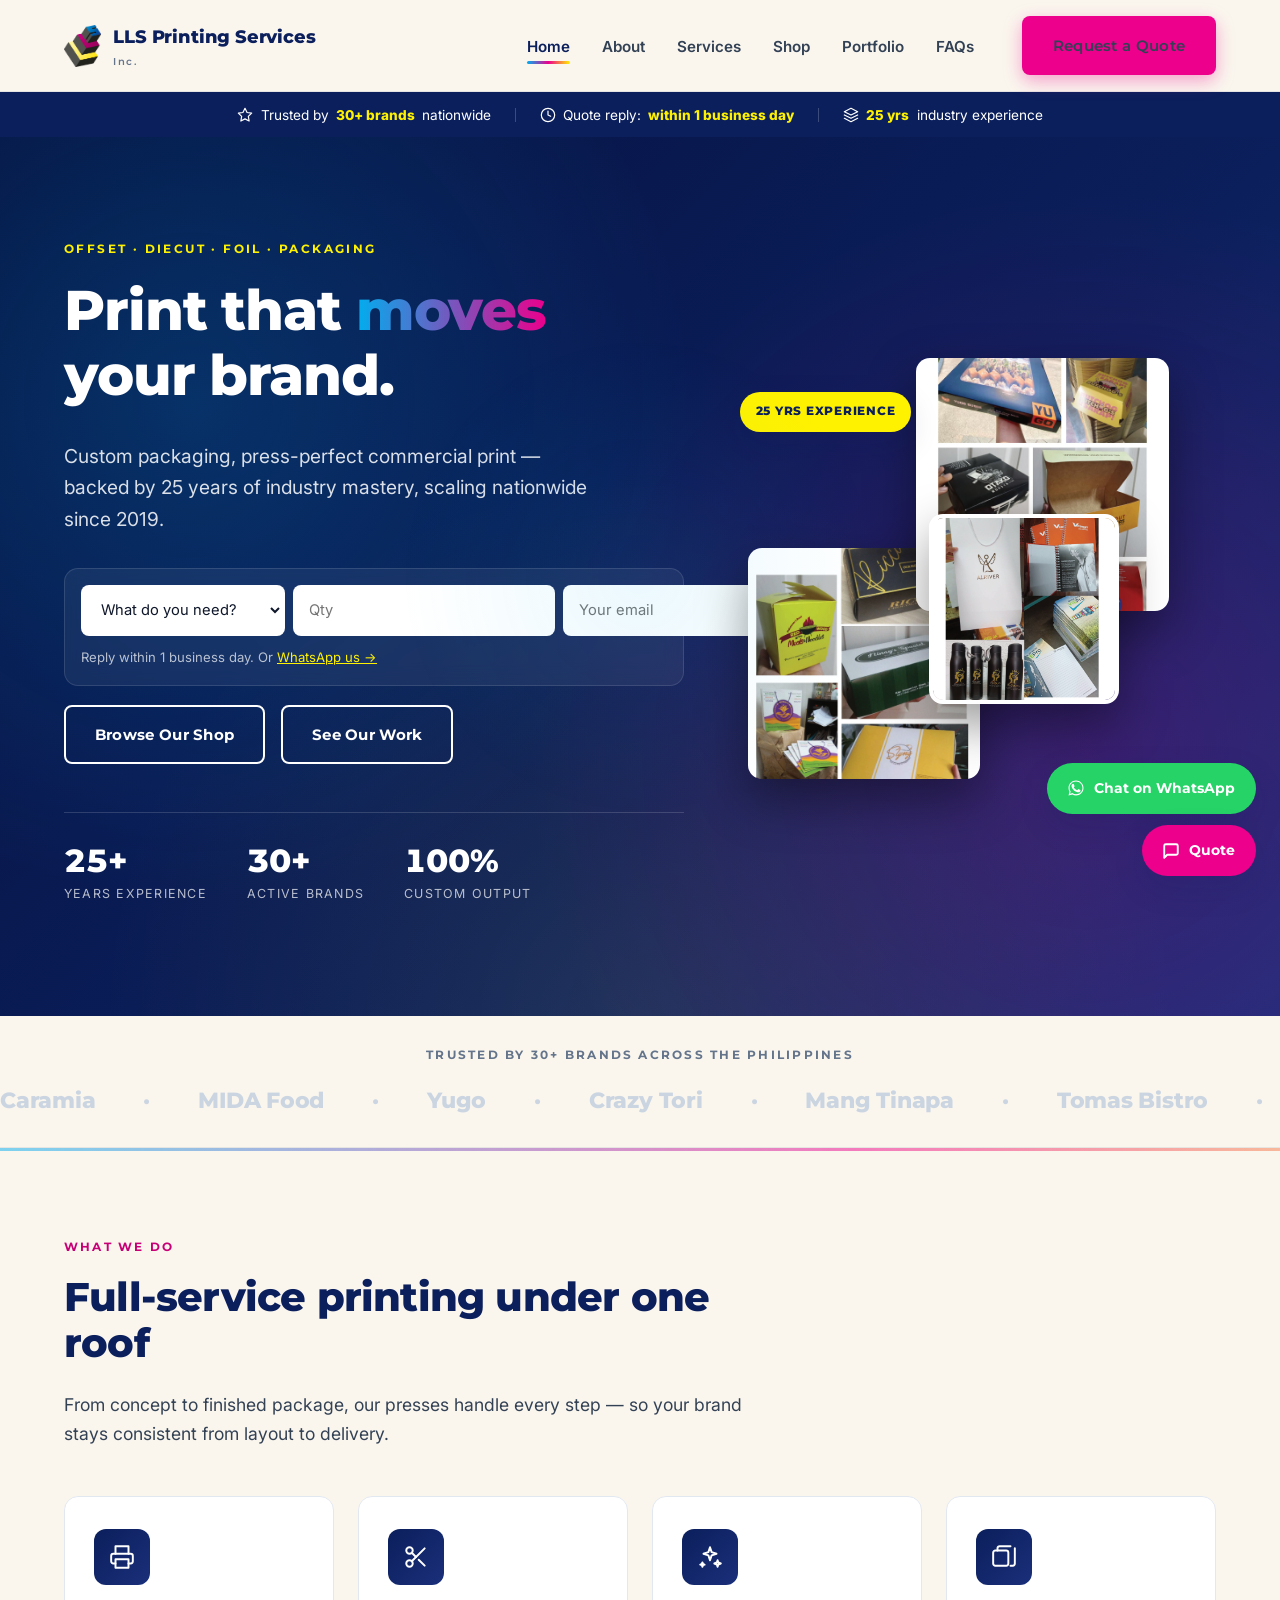
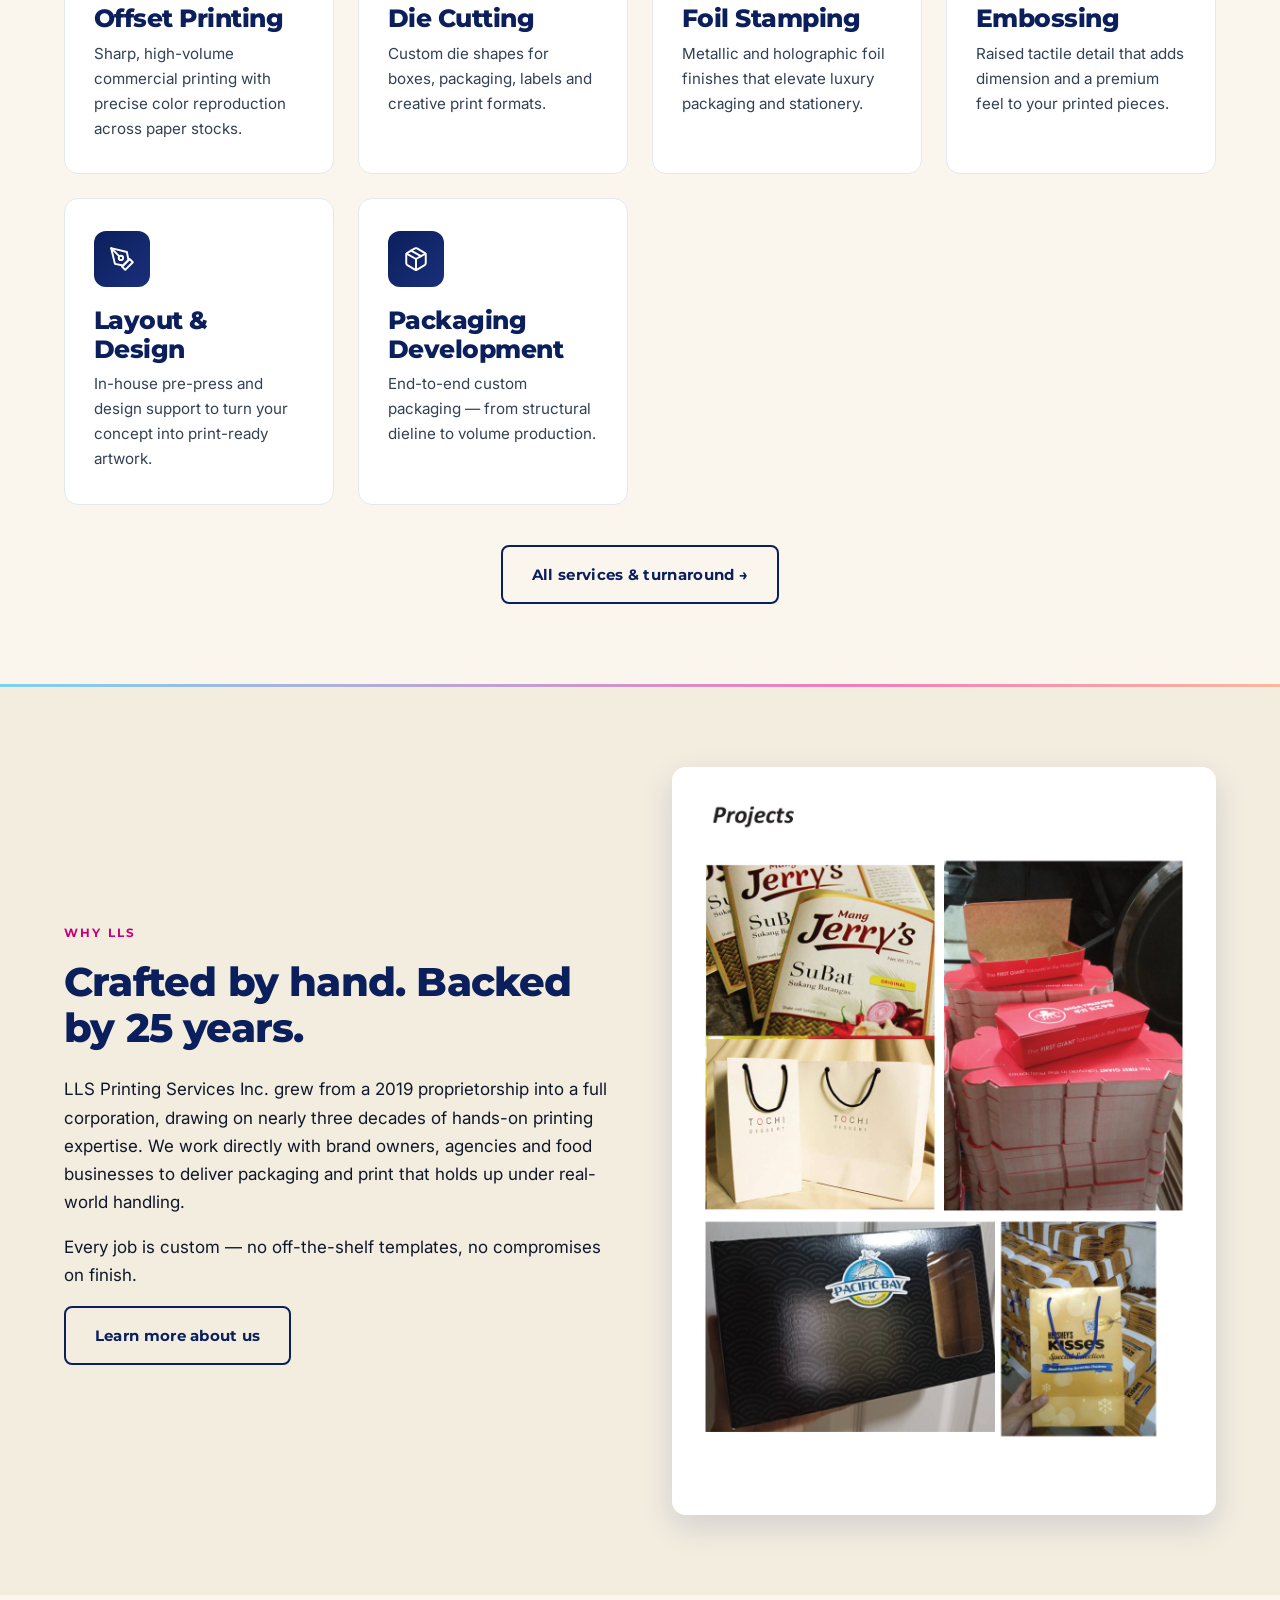
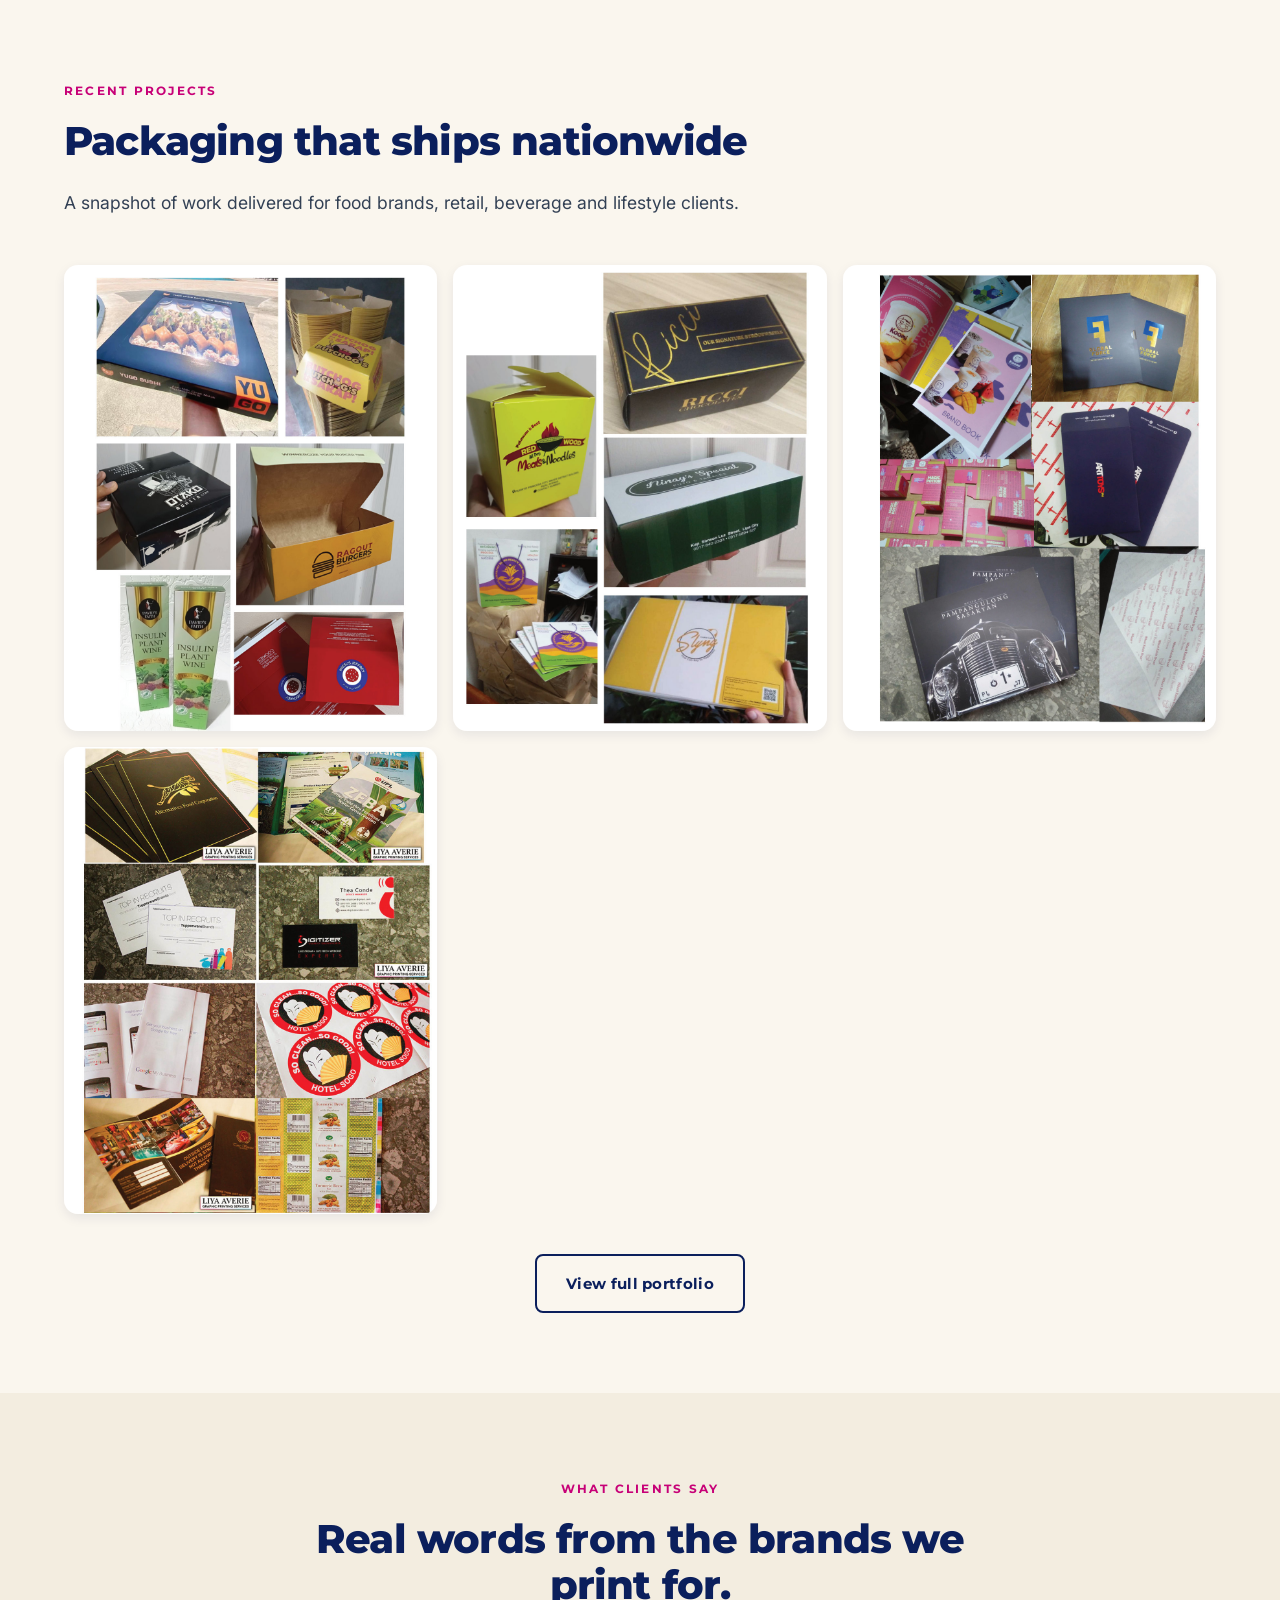
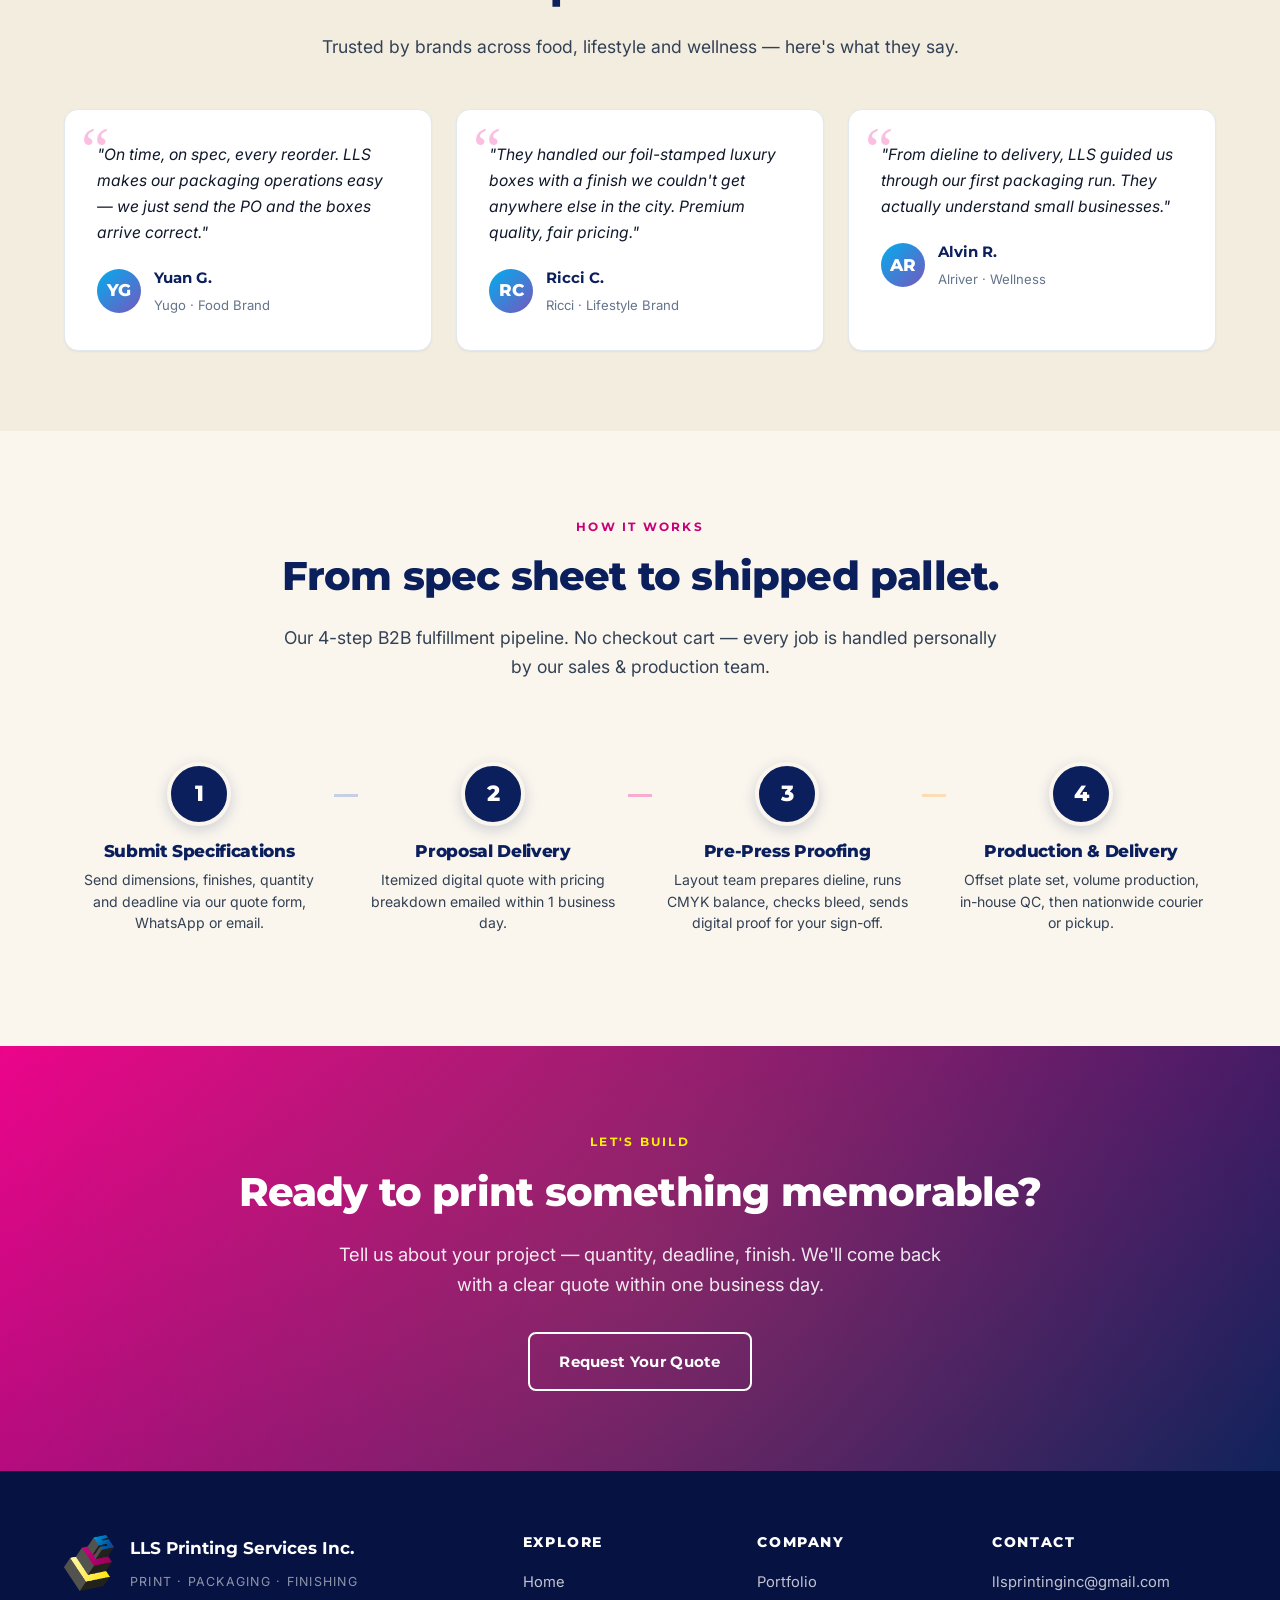
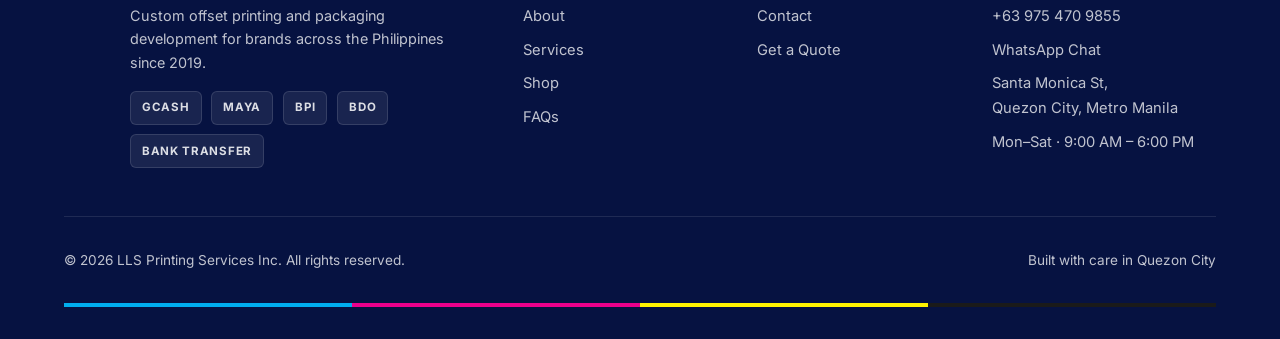
<file: index.html>
<!doctype html>
<html lang="en">
<head>
<meta charset="utf-8" />
<meta name="viewport" content="width=device-width, initial-scale=1" />
<title>LLS Printing Services Inc. — Custom Packaging & Print | Quezon City</title>
<meta name="description" content="LLS Printing Services Inc. delivers custom offset printing, diecutting, foil stamping, embossing and packaging development for businesses across the Philippines. Based in Quezon City." />
<meta name="theme-color" content="#0b1f5c" />
<link rel="icon" type="image/png" href="assets/img/logo.png" />
<link rel="preconnect" href="https://fonts.googleapis.com" />
<link rel="preconnect" href="https://fonts.gstatic.com" crossorigin />
<link href="https://fonts.googleapis.com/css2?family=Inter:wght@400;500;600;700&family=Montserrat:wght@600;700;800;900&display=swap" rel="stylesheet" />
<link rel="stylesheet" href="assets/css/style.css" />
<meta property="og:title" content="LLS Printing Services Inc." />
<meta property="og:description" content="Print that moves your brand forward. Custom packaging since 2019." />
<meta property="og:image" content="assets/img/logo.png" />
<meta property="og:type" content="website" />
</head>
<body>

<!-- HEADER -->
<header class="site-header">
  <nav class="nav">
    <a href="index.html" class="brand">
      <img src="assets/img/logo.png" alt="LLS Printing Services Inc." />
      <span class="brand-text">LLS Printing Services<small>Inc.</small></span>
    </a>
    <button class="nav-toggle" aria-label="Toggle menu"><span></span><span></span><span></span></button>
    <ul class="nav-links">
      <li><a href="index.html">Home</a></li>
      <li><a href="about.html">About</a></li>
      <li><a href="services.html">Services</a></li>
      <li><a href="shop.html">Shop</a></li>
      <li><a href="portfolio.html">Portfolio</a></li>
      <li><a href="faqs.html">FAQs</a></li>
      <li class="nav-cta"><a href="contact.html" class="btn btn-primary">Request a Quote</a></li>
    </ul>
  </nav>
</header>

<!-- TRUST STRIP -->
<div class="trust-strip">
  <div class="container trust-strip-row">
    <span class="ts-item"><svg class="icon-svg" viewBox="0 0 24 24" fill="#fbbf24" stroke="none"><polygon points="12 2 15.09 8.26 22 9.27 17 14.14 18.18 21.02 12 17.77 5.82 21.02 7 14.14 2 9.27 8.91 8.26 12 2"/></svg>Trusted by <strong>30+ brands</strong> nationwide</span>
    <span class="ts-divider"></span>
    <span class="ts-item"><svg class="icon-svg" viewBox="0 0 24 24" fill="none" stroke="currentColor" stroke-width="2"><circle cx="12" cy="12" r="10"/><polyline points="12 6 12 12 16 14"/></svg>Quote reply: <strong>within 1 business day</strong></span>
    <span class="ts-divider"></span>
    <span class="ts-item"><svg class="icon-svg" viewBox="0 0 24 24" fill="none" stroke="currentColor" stroke-width="2"><path d="M12 2L2 7l10 5 10-5-10-5zM2 17l10 5 10-5M2 12l10 5 10-5"/></svg><strong>25 yrs</strong> industry experience</span>
  </div>
</div>

<!-- HERO -->
<section class="hero">
  <div class="container hero-grid">
    <div class="reveal">
      <span class="hero-tagline">Offset · Diecut · Foil · Packaging</span>
      <h1>Print that <span>moves</span> your brand.</h1>
      <p class="lead">Custom packaging, press-perfect commercial print &mdash; backed by 25 years of industry mastery, scaling nationwide since 2019.</p>
      <form id="hero-quick-quote" class="hero-quick-form" autocomplete="on">
        <input type="hidden" name="access_key" value="YOUR_WEB3FORMS_ACCESS_KEY" />
        <input type="hidden" name="subject" value="Quick quote (hero form)" />
        <input type="hidden" name="from_name" value="LLS Website - Hero Form" />
        <input type="checkbox" name="botcheck" style="display:none;" tabindex="-1" autocomplete="off" />
        <div class="hqf-row">
          <select name="product" required aria-label="Product">
            <option value="">What do you need?</option>
            <option>Food Box / Packaging</option>
            <option>Paper Bag</option>
            <option>Mailer / Shipping Box</option>
            <option>Gift / Retail Box</option>
            <option>Brochure / Flyer</option>
            <option>Custom / Other</option>
          </select>
          <input name="quantity" type="text" placeholder="Qty" required aria-label="Quantity" />
          <input name="email" type="email" placeholder="Your email" required aria-label="Email" />
          <button type="submit" class="btn btn-primary">Get Quote &rarr;</button>
        </div>
        <p class="hqf-status" role="status" aria-live="polite"></p>
        <p class="hqf-note">Reply within 1 business day. Or <a href="https://wa.me/639754709855" target="_blank" rel="noopener">WhatsApp us &rarr;</a></p>
      </form>
      <div class="hero-cta" style="margin-top:1.2rem;">
        <a href="shop.html" class="btn btn-secondary">Browse Our Shop</a>
        <a href="portfolio.html" class="btn btn-secondary">See Our Work</a>
      </div>
      <div class="hero-stats">
        <div><strong data-count="25" data-suffix="+">0+</strong><span>Years Experience</span></div>
        <div><strong data-count="30" data-suffix="+">0+</strong><span>Active Brands</span></div>
        <div><strong data-count="100" data-suffix="%">0%</strong><span>Custom Output</span></div>
      </div>
    </div>
    <div class="hero-visual reveal">
      <div class="hero-collage">
        <span class="badge">25 yrs experience</span>
        <img class="img-1" src="assets/img/projects/p2.jpg" alt="Custom branded food packaging"  srcset="assets/img/projects/p2.jpg 1x, assets/img/projects/2x/p2.jpg 2x"/>
        <img class="img-2" src="assets/img/projects/p3.jpg" alt="Foil stamped luxury boxes"  srcset="assets/img/projects/p3.jpg 1x, assets/img/projects/2x/p3.jpg 2x"/>
        <img class="img-3" src="assets/img/projects/p7.jpg" alt="Branded paper bags and merchandise"  srcset="assets/img/projects/p7.jpg 1x, assets/img/projects/2x/p7.jpg 2x"/>
      </div>
    </div>
  </div>
</section>

<!-- SOCIAL PROOF BAR -->
<section class="proof-bar section-tight" style="padding:1.8rem 0;">
  <div class="container">
    <p class="proof-label">Trusted by 30+ brands across the Philippines</p>
  </div>
  <div class="proof-track">
    <span>Caramia</span><span>&middot;</span>
    <span>MIDA Food</span><span>&middot;</span>
    <span>Yugo</span><span>&middot;</span>
    <span>Crazy Tori</span><span>&middot;</span>
    <span>Mang Tinapa</span><span>&middot;</span>
    <span>Tomas Bistro</span><span>&middot;</span>
    <span>Gigil Cafe</span><span>&middot;</span>
    <span>Versa</span><span>&middot;</span>
    <span>Replicate</span><span>&middot;</span>
    <span>Wacko Waffles</span><span>&middot;</span>
    <span>Klarico</span><span>&middot;</span>
    <span>Kiyomi</span><span>&middot;</span>
    <span>Mata MNL</span><span>&middot;</span>
    <span>Bamboo Co.</span><span>&middot;</span>
    <span>Alriver</span><span>&middot;</span>
    <span>David's Faith</span><span>&middot;</span>
    <!-- duplicate set for seamless loop -->
    <span>Caramia</span><span>&middot;</span>
    <span>MIDA Food</span><span>&middot;</span>
    <span>Yugo</span><span>&middot;</span>
    <span>Crazy Tori</span><span>&middot;</span>
    <span>Mang Tinapa</span><span>&middot;</span>
    <span>Tomas Bistro</span><span>&middot;</span>
    <span>Gigil Cafe</span><span>&middot;</span>
    <span>Versa</span><span>&middot;</span>
    <span>Replicate</span><span>&middot;</span>
    <span>Wacko Waffles</span><span>&middot;</span>
    <span>Klarico</span><span>&middot;</span>
    <span>Kiyomi</span><span>&middot;</span>
    <span>Mata MNL</span><span>&middot;</span>
    <span>Bamboo Co.</span><span>&middot;</span>
    <span>Alriver</span><span>&middot;</span>
    <span>David's Faith</span><span>&middot;</span>
  </div>
</section>

<hr class="cmyk-divider" />

<!-- SERVICES -->
<section>
  <div class="container">
    <div class="section-title reveal">
      <span class="eyebrow">What We Do</span>
      <h2>Full-service printing under one roof</h2>
      <p>From concept to finished package, our presses handle every step &mdash; so your brand stays consistent from layout to delivery.</p>
    </div>
    <div class="services-grid">
      <div class="service-card">
        <div class="service-icon">
          <svg class="icon-svg" viewBox="0 0 24 24"><polyline points="6 9 6 2 18 2 18 9"/><path d="M6 18H4a2 2 0 0 1-2-2v-5a2 2 0 0 1 2-2h16a2 2 0 0 1 2 2v5a2 2 0 0 1-2 2h-2"/><rect x="6" y="14" width="12" height="8"/></svg>
        </div>
        <h3>Offset Printing</h3>
        <p>Sharp, high-volume commercial printing with precise color reproduction across paper stocks.</p>
      </div>
      <div class="service-card">
        <div class="service-icon">
          <svg class="icon-svg" viewBox="0 0 24 24"><circle cx="6" cy="6" r="3"/><circle cx="6" cy="18" r="3"/><line x1="20" y1="4" x2="8.12" y2="15.88"/><line x1="14.47" y1="14.48" x2="20" y2="20"/><line x1="8.12" y1="8.12" x2="12" y2="12"/></svg>
        </div>
        <h3>Die Cutting</h3>
        <p>Custom die shapes for boxes, packaging, labels and creative print formats.</p>
      </div>
      <div class="service-card">
        <div class="service-icon">
          <svg class="icon-svg" viewBox="0 0 24 24"><path d="M12 3l1.5 4.5L18 9l-4.5 1.5L12 15l-1.5-4.5L6 9l4.5-1.5z"/><path d="M19 15l.7 2.1L22 18l-2.3.9L19 21l-.7-2.1L16 18l2.3-.9z"/><path d="M5 17l.5 1.5L7 19l-1.5.5L5 21l-.5-1.5L3 19l1.5-.5z"/></svg>
        </div>
        <h3>Foil Stamping</h3>
        <p>Metallic and holographic foil finishes that elevate luxury packaging and stationery.</p>
      </div>
      <div class="service-card">
        <div class="service-icon">
          <svg class="icon-svg" viewBox="0 0 24 24"><rect x="2" y="6" width="14" height="14" rx="2"/><path d="M22 4v14a2 2 0 0 1-2 2h-2"/><path d="M18 2H8a2 2 0 0 0-2 2v2"/></svg>
        </div>
        <h3>Embossing</h3>
        <p>Raised tactile detail that adds dimension and a premium feel to your printed pieces.</p>
      </div>
      <div class="service-card">
        <div class="service-icon">
          <svg class="icon-svg" viewBox="0 0 24 24"><path d="M12 19l7-7 3 3-7 7-3-3z"/><path d="M18 13l-1.5-7.5L2 2l3.5 14.5L13 18z"/><line x1="2" y1="2" x2="9.586" y2="9.586"/><circle cx="11" cy="11" r="2"/></svg>
        </div>
        <h3>Layout & Design</h3>
        <p>In-house pre-press and design support to turn your concept into print-ready artwork.</p>
      </div>
      <div class="service-card">
        <div class="service-icon">
          <svg class="icon-svg" viewBox="0 0 24 24"><path d="M16.5 9.4l-9-5.19"/><path d="M21 16V8a2 2 0 0 0-1-1.73l-7-4a2 2 0 0 0-2 0l-7 4A2 2 0 0 0 3 8v8a2 2 0 0 0 1 1.73l7 4a2 2 0 0 0 2 0l7-4A2 2 0 0 0 21 16z"/><polyline points="3.27 6.96 12 12.01 20.73 6.96"/><line x1="12" y1="22.08" x2="12" y2="12"/></svg>
        </div>
        <h3>Packaging Development</h3>
        <p>End-to-end custom packaging &mdash; from structural dieline to volume production.</p>
      </div>
    </div>
    <div style="text-align:center;margin-top:2.5rem;">
      <a href="services.html" class="btn btn-outline">All services &amp; turnaround &rarr;</a>
    </div>
  </div>
</section>

<hr class="cmyk-divider" />

<!-- FEATURE -->
<section class="band-gray">
  <div class="container feature">
    <div class="reveal-left">
      <span class="eyebrow">Why LLS</span>
      <h2>Crafted by hand. Backed by 25 years.</h2>
      <p>LLS Printing Services Inc. grew from a 2019 proprietorship into a full corporation, drawing on nearly three decades of hands-on printing expertise. We work directly with brand owners, agencies and food businesses to deliver packaging and print that holds up under real-world handling.</p>
      <p>Every job is custom &mdash; no off-the-shelf templates, no compromises on finish.</p>
      <a href="about.html" class="btn btn-outline">Learn more about us</a>
    </div>
    <div class="reveal-right">
      <img loading="lazy" src="assets/img/projects/p1.jpg" alt="LLS Printing project samples"  srcset="assets/img/projects/p1.jpg 1x, assets/img/projects/2x/p1.jpg 2x"/>
    </div>
  </div>
</section>

<!-- PORTFOLIO PREVIEW -->
<section>
  <div class="container">
    <div class="section-title reveal">
      <span class="eyebrow">Recent Projects</span>
      <h2>Packaging that ships nationwide</h2>
      <p>A snapshot of work delivered for food brands, retail, beverage and lifestyle clients.</p>
    </div>
    <div class="portfolio-grid">
      <div class="portfolio-item" data-lightbox><img loading="lazy" src="assets/img/projects/p2.jpg" alt="Custom food packaging"  srcset="assets/img/projects/p2.jpg 1x, assets/img/projects/2x/p2.jpg 2x"/></div>
      <div class="portfolio-item" data-lightbox><img loading="lazy" src="assets/img/projects/p3.jpg" alt="Branded boxes"  srcset="assets/img/projects/p3.jpg 1x, assets/img/projects/2x/p3.jpg 2x"/></div>
      <div class="portfolio-item" data-lightbox><img loading="lazy" src="assets/img/projects/p4.jpg" alt="Print collateral"  srcset="assets/img/projects/p4.jpg 1x, assets/img/projects/2x/p4.jpg 2x"/></div>
      <div class="portfolio-item" data-lightbox><img loading="lazy" src="assets/img/projects/p5.jpg" alt="Stationery & calendars"  srcset="assets/img/projects/p5.jpg 1x, assets/img/projects/2x/p5.jpg 2x"/></div>
    </div>
    <div style="text-align:center;margin-top:2.5rem;">
      <a href="portfolio.html" class="btn btn-outline">View full portfolio</a>
    </div>
  </div>
</section>

<!-- TESTIMONIALS -->
<section class="band-gray">
  <div class="container">
    <div class="section-title reveal" style="text-align:center;margin-left:auto;margin-right:auto;">
      <span class="eyebrow">What Clients Say</span>
      <h2>Real words from the brands we print for.</h2>
      <p>Trusted by brands across food, lifestyle and wellness &mdash; here's what they say.</p>
    </div>
    <div class="testimonials-grid">
      <div class="testimonial">
        <blockquote>"On time, on spec, every reorder. LLS makes our packaging operations easy &mdash; we just send the PO and the boxes arrive correct."</blockquote>
        <cite>
          <div class="testimonial-avatar">YG</div>
          <div><strong>Yuan G.</strong><span>Yugo &middot; Food Brand</span></div>
        </cite>
      </div>
      <div class="testimonial">
        <blockquote>"They handled our foil-stamped luxury boxes with a finish we couldn't get anywhere else in the city. Premium quality, fair pricing."</blockquote>
        <cite>
          <div class="testimonial-avatar">RC</div>
          <div><strong>Ricci C.</strong><span>Ricci &middot; Lifestyle Brand</span></div>
        </cite>
      </div>
      <div class="testimonial">
        <blockquote>"From dieline to delivery, LLS guided us through our first packaging run. They actually understand small businesses."</blockquote>
        <cite>
          <div class="testimonial-avatar">AR</div>
          <div><strong>Alvin R.</strong><span>Alriver &middot; Wellness</span></div>
        </cite>
      </div>
    </div>
  </div>
</section>

<!-- B2B FULFILLMENT TIMELINE -->
<section>
  <div class="container">
    <div class="section-title reveal" style="text-align:center;margin-left:auto;margin-right:auto;">
      <span class="eyebrow">How It Works</span>
      <h2>From spec sheet to shipped pallet.</h2>
      <p>Our 4-step B2B fulfillment pipeline. No checkout cart &mdash; every job is handled personally by our sales &amp; production team.</p>
    </div>
    <div class="timeline">
      <div class="timeline-row">
        <div class="timeline-step reveal">
          <div class="timeline-num">1</div>
          <div>
            <h4>Submit Specifications</h4>
            <p>Send dimensions, finishes, quantity and deadline via our quote form, WhatsApp or email.</p>
          </div>
        </div>
        <div class="timeline-step reveal">
          <div class="timeline-num">2</div>
          <div>
            <h4>Proposal Delivery</h4>
            <p>Itemized digital quote with pricing breakdown emailed within 1 business day.</p>
          </div>
        </div>
        <div class="timeline-step reveal">
          <div class="timeline-num">3</div>
          <div>
            <h4>Pre-Press Proofing</h4>
            <p>Layout team prepares dieline, runs CMYK balance, checks bleed, sends digital proof for your sign-off.</p>
          </div>
        </div>
        <div class="timeline-step reveal">
          <div class="timeline-num">4</div>
          <div>
            <h4>Production &amp; Delivery</h4>
            <p>Offset plate set, volume production, in-house QC, then nationwide courier or pickup.</p>
          </div>
        </div>
      </div>
    </div>
  </div>
</section>

<!-- CTA BAND -->
<section class="band-cta">
  <div class="container reveal">
    <span class="eyebrow" style="color:var(--yellow);">Let's Build</span>
    <h2>Ready to print something memorable?</h2>
    <p>Tell us about your project &mdash; quantity, deadline, finish. We'll come back with a clear quote within one business day.</p>
    <a href="contact.html" class="btn btn-secondary">Request Your Quote</a>
  </div>
</section>

<!-- FOOTER -->
<footer class="site-footer">
  <div class="container">
    <div class="footer-grid-v2">
      <div class="footer-brand">
        <img loading="lazy" src="assets/img/logo.png" alt="LLS Printing" />
        <div>
          <strong>LLS Printing Services Inc.</strong>
          <span style="font-size:0.78rem;letter-spacing:0.1em;text-transform:uppercase;color:rgba(255,255,255,0.55);">Print &middot; Packaging &middot; Finishing</span>
          <p>Custom offset printing and packaging development for brands across the Philippines since 2019.</p>
          <div class="payment-methods">
            <span>GCash</span><span>Maya</span><span>BPI</span><span>BDO</span><span>Bank Transfer</span>
          </div>
        </div>
      </div>
      <div><h4>Explore</h4><ul><li><a href="index.html">Home</a></li><li><a href="about.html">About</a></li><li><a href="services.html">Services</a></li><li><a href="shop.html">Shop</a></li><li><a href="faqs.html">FAQs</a></li></ul></div>
      <div><h4>Company</h4><ul><li><a href="portfolio.html">Portfolio</a></li><li><a href="contact.html">Contact</a></li><li><a href="contact.html">Get a Quote</a></li></ul></div>
      <div><h4>Contact</h4><ul><li><a href="mailto:llsprintinginc@gmail.com">llsprintinginc@gmail.com</a></li><li><a href="tel:+639754709855">+63 975 470 9855</a></li><li><a href="https://wa.me/639754709855" target="_blank" rel="noopener">WhatsApp Chat</a></li><li>Santa Monica St,<br />Quezon City, Metro Manila</li><li>Mon&ndash;Sat &middot; 9:00 AM &ndash; 6:00 PM</li></ul></div>
    </div>
    <div class="footer-bottom">
      <span>&copy; <span id="yr"></span> LLS Printing Services Inc. All rights reserved.</span>
      <span>Built with care in Quezon City</span>
    </div>
    <div class="cmyk-strip"><span class="c"></span><span class="m"></span><span class="y"></span><span class="k"></span></div>
  </div>
</footer>

<!-- DESKTOP FLOAT CTAs -->
<div class="float-stack">
  <a href="https://wa.me/639754709855?text=Hi%20LLS%20Printing%2C%20I%27d%20like%20to%20request%20a%20quote." target="_blank" rel="noopener" class="float-cta float-whatsapp">
    <svg viewBox="0 0 24 24" fill="currentColor"><path d="M17.5 14.4c-.3-.1-1.7-.8-2-.9-.3-.1-.5-.2-.7.2-.2.3-.7.9-.9 1.1-.2.2-.3.2-.6.1-.3-.1-1.3-.5-2.4-1.5-.9-.8-1.5-1.8-1.7-2.1-.2-.3 0-.5.1-.6.1-.1.3-.3.4-.5.1-.2.2-.3.3-.5.1-.2 0-.4 0-.5 0-.1-.7-1.6-.9-2.2-.2-.6-.5-.5-.7-.5h-.6c-.2 0-.5.1-.8.4-.3.3-1 1-1 2.5s1.1 2.9 1.2 3.1c.1.2 2.1 3.2 5 4.5.7.3 1.3.5 1.7.6.7.2 1.4.2 1.9.1.6-.1 1.7-.7 2-1.4.2-.6.2-1.2.2-1.4-.1-.1-.3-.2-.5-.3zM12 2C6.5 2 2 6.5 2 12c0 1.8.5 3.5 1.3 5L2 22l5.1-1.3c1.5.8 3.1 1.2 4.9 1.2 5.5 0 10-4.5 10-10S17.5 2 12 2zm0 18.2c-1.6 0-3.1-.4-4.4-1.2l-.3-.2-3.2.8.8-3.1-.2-.3C3.9 15 3.4 13.5 3.4 12c0-4.7 3.9-8.6 8.6-8.6s8.6 3.9 8.6 8.6-3.9 8.2-8.6 8.2z"/></svg>
    Chat on WhatsApp
  </a>
  <a href="contact.html" class="float-cta float-quote">
    <svg viewBox="0 0 24 24" fill="none" stroke="currentColor" stroke-width="2.5" stroke-linecap="round" stroke-linejoin="round"><path d="M21 15a2 2 0 0 1-2 2H7l-4 4V5a2 2 0 0 1 2-2h14a2 2 0 0 1 2 2z"/></svg>
    Quote
  </a>
</div>

<!-- MOBILE STICKY BAR -->
<nav class="mobile-bar" aria-label="Quick contact">
  <div class="mobile-bar-row">
    <a href="tel:+639754709855" class="bar-call">
      <svg class="icon-svg" viewBox="0 0 24 24" fill="none" stroke="currentColor" stroke-width="2" stroke-linecap="round" stroke-linejoin="round"><path d="M22 16.92v3a2 2 0 0 1-2.18 2 19.79 19.79 0 0 1-8.63-3.07 19.5 19.5 0 0 1-6-6 19.79 19.79 0 0 1-3.07-8.67A2 2 0 0 1 4.11 2h3a2 2 0 0 1 2 1.72 12.84 12.84 0 0 0 .7 2.81 2 2 0 0 1-.45 2.11L8.09 9.91a16 16 0 0 0 6 6l1.27-1.27a2 2 0 0 1 2.11-.45 12.84 12.84 0 0 0 2.81.7A2 2 0 0 1 22 16.92z"/></svg>
      Call
    </a>
    <a href="https://wa.me/639754709855" target="_blank" rel="noopener" class="bar-whatsapp">
      <svg class="icon-svg" viewBox="0 0 24 24" fill="currentColor" stroke="none"><path d="M17.5 14.4c-.3-.1-1.7-.8-2-.9-.3-.1-.5-.2-.7.2-.2.3-.7.9-.9 1.1-.2.2-.3.2-.6.1-.3-.1-1.3-.5-2.4-1.5-.9-.8-1.5-1.8-1.7-2.1-.2-.3 0-.5.1-.6.1-.1.3-.3.4-.5.1-.2.2-.3.3-.5.1-.2 0-.4 0-.5 0-.1-.7-1.6-.9-2.2-.2-.6-.5-.5-.7-.5h-.6c-.2 0-.5.1-.8.4-.3.3-1 1-1 2.5s1.1 2.9 1.2 3.1c.1.2 2.1 3.2 5 4.5.7.3 1.3.5 1.7.6.7.2 1.4.2 1.9.1.6-.1 1.7-.7 2-1.4.2-.6.2-1.2.2-1.4-.1-.1-.3-.2-.5-.3zM12 2C6.5 2 2 6.5 2 12c0 1.8.5 3.5 1.3 5L2 22l5.1-1.3c1.5.8 3.1 1.2 4.9 1.2 5.5 0 10-4.5 10-10S17.5 2 12 2z"/></svg>
      WhatsApp
    </a>
    <a href="contact.html" class="bar-quote">
      <svg class="icon-svg" viewBox="0 0 24 24" fill="none" stroke="currentColor" stroke-width="2" stroke-linecap="round" stroke-linejoin="round"><path d="M14 2H6a2 2 0 0 0-2 2v16a2 2 0 0 0 2 2h12a2 2 0 0 0 2-2V8z"/><polyline points="14 2 14 8 20 8"/></svg>
      Get Quote
    </a>
  </div>
</nav>

<script>document.getElementById('yr').textContent = new Date().getFullYear();</script>
<script src="assets/js/main.js"></script>

<!-- EXIT-INTENT MODAL -->
<div id="exit-modal-bg" class="exit-modal-bg"></div>
<div id="exit-modal" class="exit-modal" role="dialog" aria-labelledby="em-title">
  <button class="exit-modal-close" aria-label="Close">&times;</button>
  <span class="badge">Before you go</span>
  <h3 id="em-title">Save 10% on your first order.</h3>
  <p>Drop your email and we'll send a one-time discount code (valid for 30 days) plus a free print-readiness checklist.</p>
  <form class="exit-modal-form" autocomplete="on">
    <input type="hidden" name="access_key" value="YOUR_WEB3FORMS_ACCESS_KEY" />
    <input type="hidden" name="subject" value="Exit-intent lead — discount request" />
    <input type="hidden" name="from_name" value="LLS Website - Exit Intent" />
    <input type="checkbox" name="botcheck" style="display:none;" tabindex="-1" autocomplete="off" />
    <input name="email" type="email" placeholder="you@example.com" required />
    <button type="submit" class="btn btn-primary">Send me the code</button>
  </form>
  <p class="exit-modal-status" role="status" aria-live="polite"></p>
  <small>No spam. One email, one code. Unsubscribe anytime.</small>
</div>
</body>
</html>
</file>
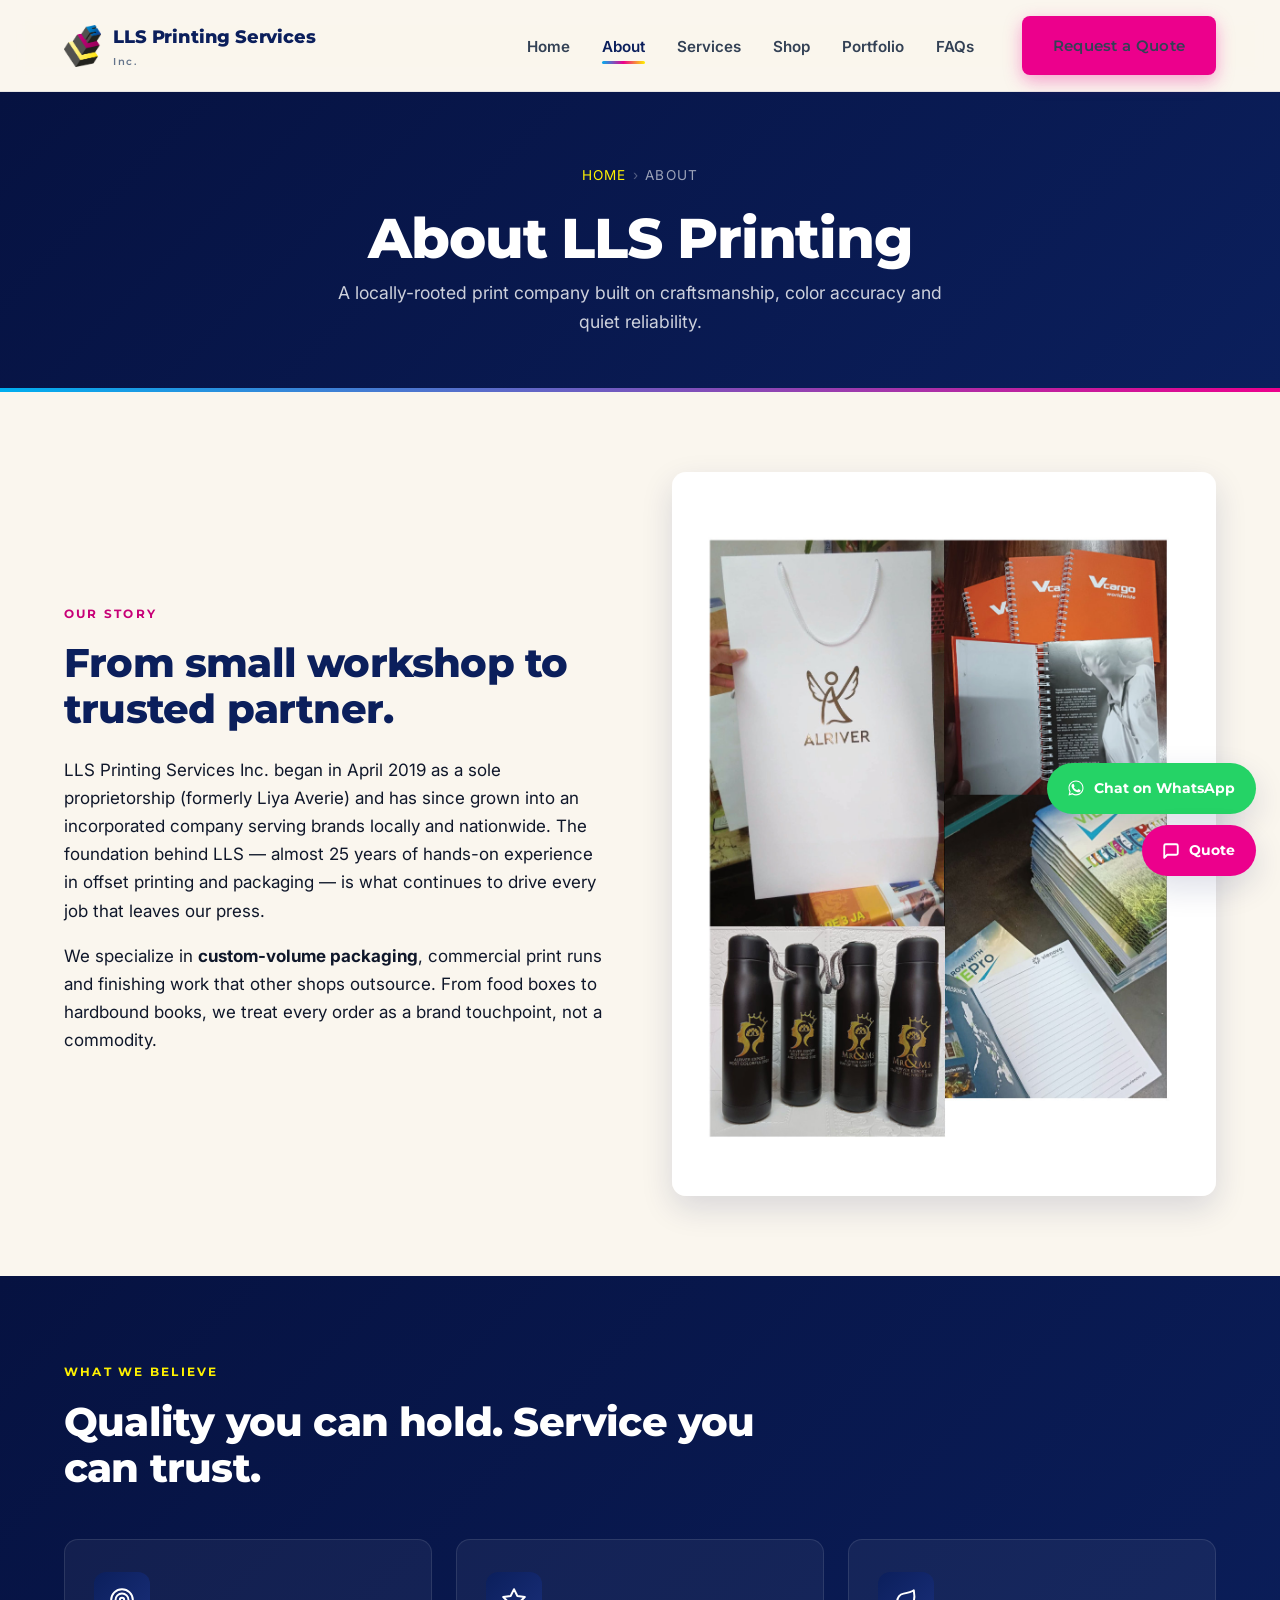
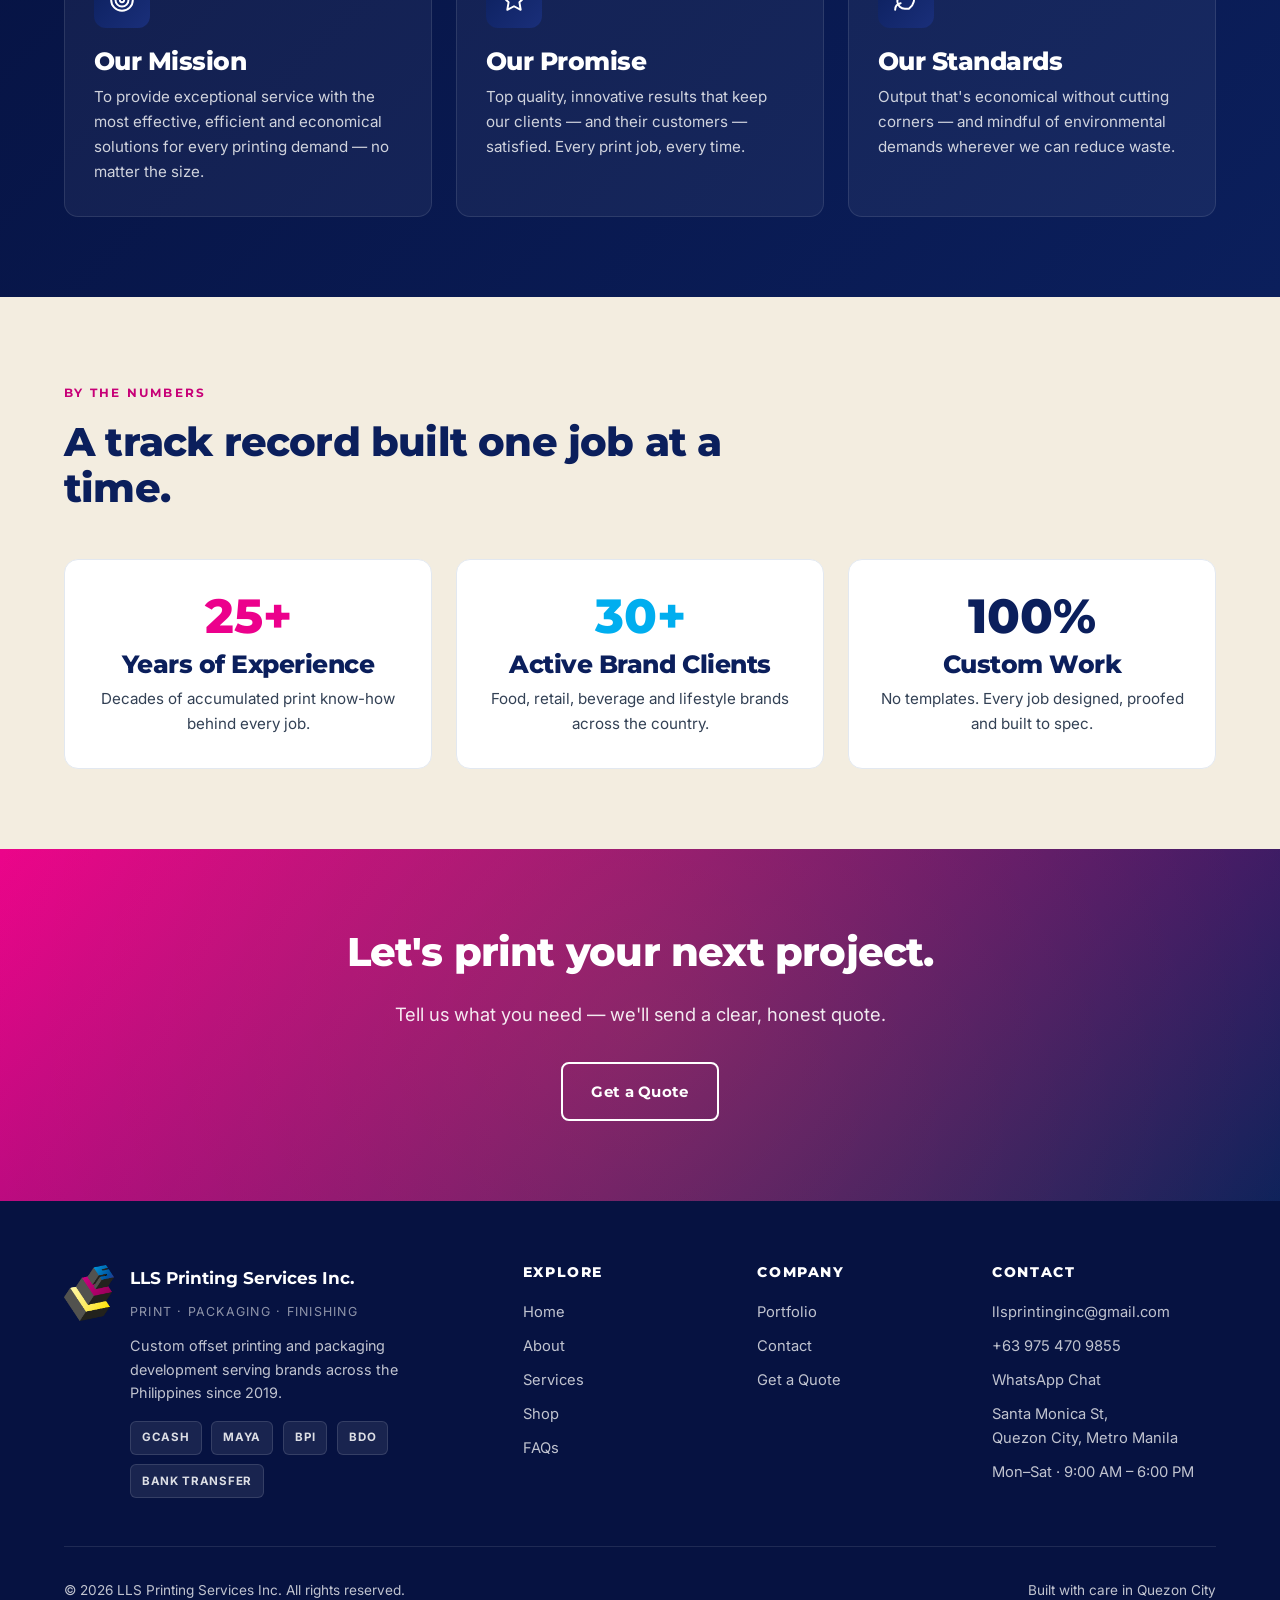
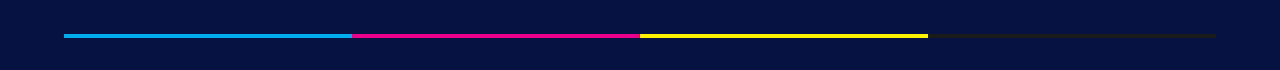
<file: about.html>
<!doctype html>
<html lang="en">
<head>
<meta charset="utf-8" />
<meta name="viewport" content="width=device-width, initial-scale=1" />
<title>About — LLS Printing Services Inc.</title>
<meta name="description" content="LLS Printing Services Inc. — a Quezon City print and packaging company with 25 years of industry experience. Established 2019, incorporated and growing." />
<link rel="icon" type="image/png" href="assets/img/logo.png" />
<link rel="preconnect" href="https://fonts.googleapis.com" />
<link rel="preconnect" href="https://fonts.gstatic.com" crossorigin />
<link href="https://fonts.googleapis.com/css2?family=Inter:wght@400;500;600;700&family=Montserrat:wght@600;700;800;900&display=swap" rel="stylesheet" />
<link rel="stylesheet" href="assets/css/style.css" />
</head>
<body>

<header class="site-header">
  <nav class="nav">
    <a href="index.html" class="brand">
      <img src="assets/img/logo.png" alt="LLS Printing Services Inc." />
      <span class="brand-text">LLS Printing Services<small>Inc.</small></span>
    </a>
    <button class="nav-toggle" aria-label="Toggle menu"><span></span><span></span><span></span></button>
    <ul class="nav-links">
      <li><a href="index.html">Home</a></li>
      <li><a href="about.html">About</a></li>
      <li><a href="services.html">Services</a></li>
      <li><a href="shop.html">Shop</a></li>
      <li><a href="portfolio.html">Portfolio</a></li>
      <li><a href="faqs.html">FAQs</a></li>
      <li class="nav-cta"><a href="contact.html" class="btn btn-primary">Request a Quote</a></li>
    </ul>
  </nav>
</header>

<section class="page-hero">
  <div class="container">
    <div class="breadcrumbs"><a href="index.html">Home</a><span class="sep">&rsaquo;</span>About</div>
    <h1>About LLS Printing</h1>
    <p>A locally-rooted print company built on craftsmanship, color accuracy and quiet reliability.</p>
  </div>
</section>

<section>
  <div class="container feature">
    <div class="reveal-left">
      <span class="eyebrow">Our Story</span>
      <h2>From small workshop to trusted partner.</h2>
      <p>LLS Printing Services Inc. began in April 2019 as a sole proprietorship (formerly Liya Averie) and has since grown into an incorporated company serving brands locally and nationwide. The foundation behind LLS — almost 25 years of hands-on experience in offset printing and packaging — is what continues to drive every job that leaves our press.</p>
      <p>We specialize in <strong>custom-volume packaging</strong>, commercial print runs and finishing work that other shops outsource. From food boxes to hardbound books, we treat every order as a brand touchpoint, not a commodity.</p>
    </div>
    <div class="reveal-right">
      <img loading="lazy" src="assets/img/projects/p7.jpg" alt="LLS print samples"  srcset="assets/img/projects/p7.jpg 1x, assets/img/projects/2x/p7.jpg 2x"/>
    </div>
  </div>
</section>

<section class="band-dark">
  <div class="container">
    <div class="section-title reveal">
      <span class="eyebrow">What We Believe</span>
      <h2>Quality you can hold. Service you can trust.</h2>
    </div>
    <div class="services-grid">
      <div class="service-card reveal" style="background:rgba(255,255,255,0.05);border-color:rgba(255,255,255,0.1);">
        <div class="service-icon"><svg class="icon-svg" viewBox="0 0 24 24" fill="none" stroke="currentColor" stroke-width="1.8" stroke-linecap="round" stroke-linejoin="round"><circle cx="12" cy="12" r="10"/><circle cx="12" cy="12" r="6"/><circle cx="12" cy="12" r="2"/></svg></div>
        <h3 style="color:var(--white);">Our Mission</h3>
        <p style="color:rgba(255,255,255,0.8);">To provide exceptional service with the most effective, efficient and economical solutions for every printing demand — no matter the size.</p>
      </div>
      <div class="service-card reveal" style="background:rgba(255,255,255,0.05);border-color:rgba(255,255,255,0.1);">
        <div class="service-icon"><svg class="icon-svg" viewBox="0 0 24 24" fill="none" stroke="currentColor" stroke-width="1.8" stroke-linecap="round" stroke-linejoin="round"><polygon points="12 2 15.09 8.26 22 9.27 17 14.14 18.18 21.02 12 17.77 5.82 21.02 7 14.14 2 9.27 8.91 8.26 12 2"/></svg></div>
        <h3 style="color:var(--white);">Our Promise</h3>
        <p style="color:rgba(255,255,255,0.8);">Top quality, innovative results that keep our clients — and their customers — satisfied. Every print job, every time.</p>
      </div>
      <div class="service-card reveal" style="background:rgba(255,255,255,0.05);border-color:rgba(255,255,255,0.1);">
        <div class="service-icon"><svg class="icon-svg" viewBox="0 0 24 24" fill="none" stroke="currentColor" stroke-width="1.8" stroke-linecap="round" stroke-linejoin="round"><path d="M11 20A7 7 0 0 1 9.8 6.1C15.5 5 17 4.48 19.2 2.96c1.4 8.13.21 14.18-4.42 17.04A11.4 11.4 0 0 1 11 20z"/><path d="M2 21c0-3 1.85-5.36 5.08-6"/></svg></div>
        <h3 style="color:var(--white);">Our Standards</h3>
        <p style="color:rgba(255,255,255,0.8);">Output that's economical without cutting corners — and mindful of environmental demands wherever we can reduce waste.</p>
      </div>
    </div>
  </div>
</section>

<section class="band-gray">
  <div class="container">
    <div class="section-title reveal">
      <span class="eyebrow">By The Numbers</span>
      <h2>A track record built one job at a time.</h2>
    </div>
    <div class="services-grid">
      <div class="service-card reveal" style="text-align:center;">
        <div style="font-family:var(--font-display);font-size:3rem;font-weight:800;color:var(--magenta);line-height:1;">25+</div>
        <h3 style="margin-top:0.6rem;">Years of Experience</h3>
        <p>Decades of accumulated print know-how behind every job.</p>
      </div>
      <div class="service-card reveal" style="text-align:center;">
        <div style="font-family:var(--font-display);font-size:3rem;font-weight:800;color:var(--cyan);line-height:1;">30+</div>
        <h3 style="margin-top:0.6rem;">Active Brand Clients</h3>
        <p>Food, retail, beverage and lifestyle brands across the country.</p>
      </div>
      <div class="service-card reveal" style="text-align:center;">
        <div style="font-family:var(--font-display);font-size:3rem;font-weight:800;color:var(--navy);line-height:1;">100%</div>
        <h3 style="margin-top:0.6rem;">Custom Work</h3>
        <p>No templates. Every job designed, proofed and built to spec.</p>
      </div>
    </div>
  </div>
</section>

<section class="band-cta">
  <div class="container reveal">
    <h2>Let's print your next project.</h2>
    <p>Tell us what you need — we'll send a clear, honest quote.</p>
    <a href="contact.html" class="btn btn-secondary">Get a Quote</a>
  </div>
</section>

<footer class="site-footer">
  <div class="container">
    <div class="footer-grid-v2">
      <div class="footer-brand">
        <img src="assets/img/logo.png" alt="LLS Printing" />
        <div>
          <strong>LLS Printing Services Inc.</strong>
          <span style="font-size:0.78rem;letter-spacing:0.1em;text-transform:uppercase;color:rgba(255,255,255,0.55);">Print · Packaging · Finishing</span>
          <p>Custom offset printing and packaging development serving brands across the Philippines since 2019.</p>
          <div class="payment-methods">
            <span>GCash</span><span>Maya</span><span>BPI</span><span>BDO</span><span>Bank Transfer</span>
          </div>
        </div>
      </div>
      <div><h4>Explore</h4><ul><li><a href="index.html">Home</a></li><li><a href="about.html">About</a></li><li><a href="services.html">Services</a></li><li><a href="shop.html">Shop</a></li><li><a href="faqs.html">FAQs</a></li></ul></div>
      <div><h4>Company</h4><ul><li><a href="portfolio.html">Portfolio</a></li><li><a href="contact.html">Contact</a></li><li><a href="contact.html">Get a Quote</a></li></ul></div>
      <div><h4>Contact</h4><ul><li><a href="mailto:llsprintinginc@gmail.com">llsprintinginc@gmail.com</a></li><li><a href="tel:+639754709855">+63 975 470 9855</a></li><li><a href="https://wa.me/639754709855" target="_blank" rel="noopener">WhatsApp Chat</a></li><li>Santa Monica St,<br />Quezon City, Metro Manila</li><li>Mon&ndash;Sat · 9:00 AM &ndash; 6:00 PM</li></ul></div>
    </div>
    <div class="footer-bottom">
      <span>&copy; <span id="yr"></span> LLS Printing Services Inc. All rights reserved.</span>
      <span>Built with care in Quezon City</span>
    </div>
    <div class="cmyk-strip"><span class="c"></span><span class="m"></span><span class="y"></span><span class="k"></span></div>
  </div>
</footer>

<div class="float-stack"><a href="https://wa.me/639754709855?text=Hi%20LLS%20Printing%2C%20I%27d%20like%20to%20request%20a%20quote." target="_blank" rel="noopener" class="float-cta float-whatsapp"><svg viewBox="0 0 24 24" fill="currentColor"><path d="M17.5 14.4c-.3-.1-1.7-.8-2-.9-.3-.1-.5-.2-.7.2-.2.3-.7.9-.9 1.1-.2.2-.3.2-.6.1-.3-.1-1.3-.5-2.4-1.5-.9-.8-1.5-1.8-1.7-2.1-.2-.3 0-.5.1-.6.1-.1.3-.3.4-.5.1-.2.2-.3.3-.5.1-.2 0-.4 0-.5 0-.1-.7-1.6-.9-2.2-.2-.6-.5-.5-.7-.5h-.6c-.2 0-.5.1-.8.4-.3.3-1 1-1 2.5s1.1 2.9 1.2 3.1c.1.2 2.1 3.2 5 4.5.7.3 1.3.5 1.7.6.7.2 1.4.2 1.9.1.6-.1 1.7-.7 2-1.4.2-.6.2-1.2.2-1.4-.1-.1-.3-.2-.5-.3zM12 2C6.5 2 2 6.5 2 12c0 1.8.5 3.5 1.3 5L2 22l5.1-1.3c1.5.8 3.1 1.2 4.9 1.2 5.5 0 10-4.5 10-10S17.5 2 12 2zm0 18.2c-1.6 0-3.1-.4-4.4-1.2l-.3-.2-3.2.8.8-3.1-.2-.3C3.9 15 3.4 13.5 3.4 12c0-4.7 3.9-8.6 8.6-8.6s8.6 3.9 8.6 8.6-3.9 8.2-8.6 8.2z"/></svg>Chat on WhatsApp</a><a href="contact.html" class="float-cta float-quote"><svg viewBox="0 0 24 24" fill="none" stroke="currentColor" stroke-width="2.5" stroke-linecap="round" stroke-linejoin="round"><path d="M21 15a2 2 0 0 1-2 2H7l-4 4V5a2 2 0 0 1 2-2h14a2 2 0 0 1 2 2z"/></svg>Quote</a></div>
<!-- MOBILE STICKY BAR -->
<nav class="mobile-bar" aria-label="Quick contact">
  <div class="mobile-bar-row">
    <a href="tel:+639754709855" class="bar-call">
      <svg class="icon-svg" viewBox="0 0 24 24" fill="none" stroke="currentColor" stroke-width="2" stroke-linecap="round" stroke-linejoin="round"><path d="M22 16.92v3a2 2 0 0 1-2.18 2 19.79 19.79 0 0 1-8.63-3.07 19.5 19.5 0 0 1-6-6 19.79 19.79 0 0 1-3.07-8.67A2 2 0 0 1 4.11 2h3a2 2 0 0 1 2 1.72 12.84 12.84 0 0 0 .7 2.81 2 2 0 0 1-.45 2.11L8.09 9.91a16 16 0 0 0 6 6l1.27-1.27a2 2 0 0 1 2.11-.45 12.84 12.84 0 0 0 2.81.7A2 2 0 0 1 22 16.92z"/></svg>
      Call
    </a>
    <a href="https://wa.me/639754709855" target="_blank" rel="noopener" class="bar-whatsapp">
      <svg class="icon-svg" viewBox="0 0 24 24" fill="currentColor" stroke="none"><path d="M17.5 14.4c-.3-.1-1.7-.8-2-.9-.3-.1-.5-.2-.7.2-.2.3-.7.9-.9 1.1-.2.2-.3.2-.6.1-.3-.1-1.3-.5-2.4-1.5-.9-.8-1.5-1.8-1.7-2.1-.2-.3 0-.5.1-.6.1-.1.3-.3.4-.5.1-.2.2-.3.3-.5.1-.2 0-.4 0-.5 0-.1-.7-1.6-.9-2.2-.2-.6-.5-.5-.7-.5h-.6c-.2 0-.5.1-.8.4-.3.3-1 1-1 2.5s1.1 2.9 1.2 3.1c.1.2 2.1 3.2 5 4.5.7.3 1.3.5 1.7.6.7.2 1.4.2 1.9.1.6-.1 1.7-.7 2-1.4.2-.6.2-1.2.2-1.4-.1-.1-.3-.2-.5-.3zM12 2C6.5 2 2 6.5 2 12c0 1.8.5 3.5 1.3 5L2 22l5.1-1.3c1.5.8 3.1 1.2 4.9 1.2 5.5 0 10-4.5 10-10S17.5 2 12 2z"/></svg>
      WhatsApp
    </a>
    <a href="contact.html" class="bar-quote">
      <svg class="icon-svg" viewBox="0 0 24 24" fill="none" stroke="currentColor" stroke-width="2" stroke-linecap="round" stroke-linejoin="round"><path d="M14 2H6a2 2 0 0 0-2 2v16a2 2 0 0 0 2 2h12a2 2 0 0 0 2-2V8z"/><polyline points="14 2 14 8 20 8"/></svg>
      Get Quote
    </a>
  </div>
</nav>

<script>document.getElementById('yr').textContent = new Date().getFullYear();</script>
<script src="assets/js/main.js"></script>
</body>
</html>
</file>
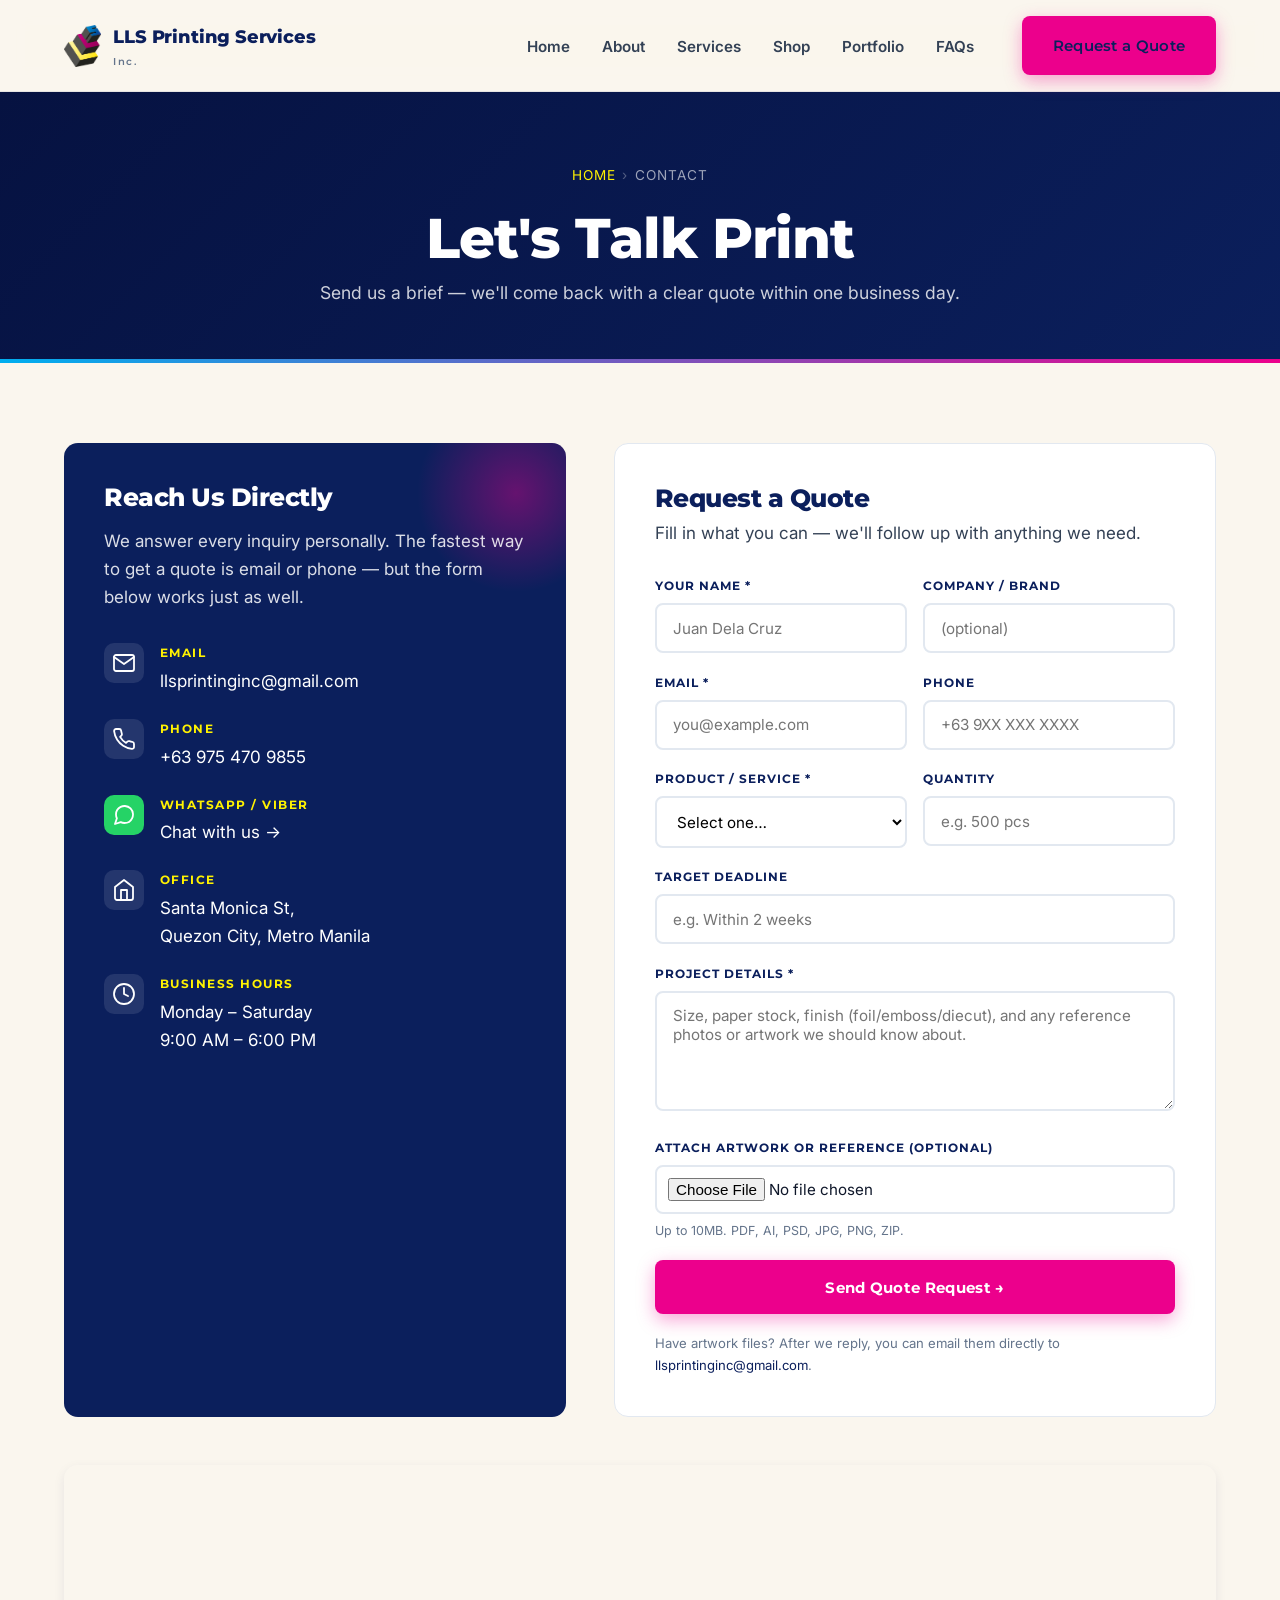
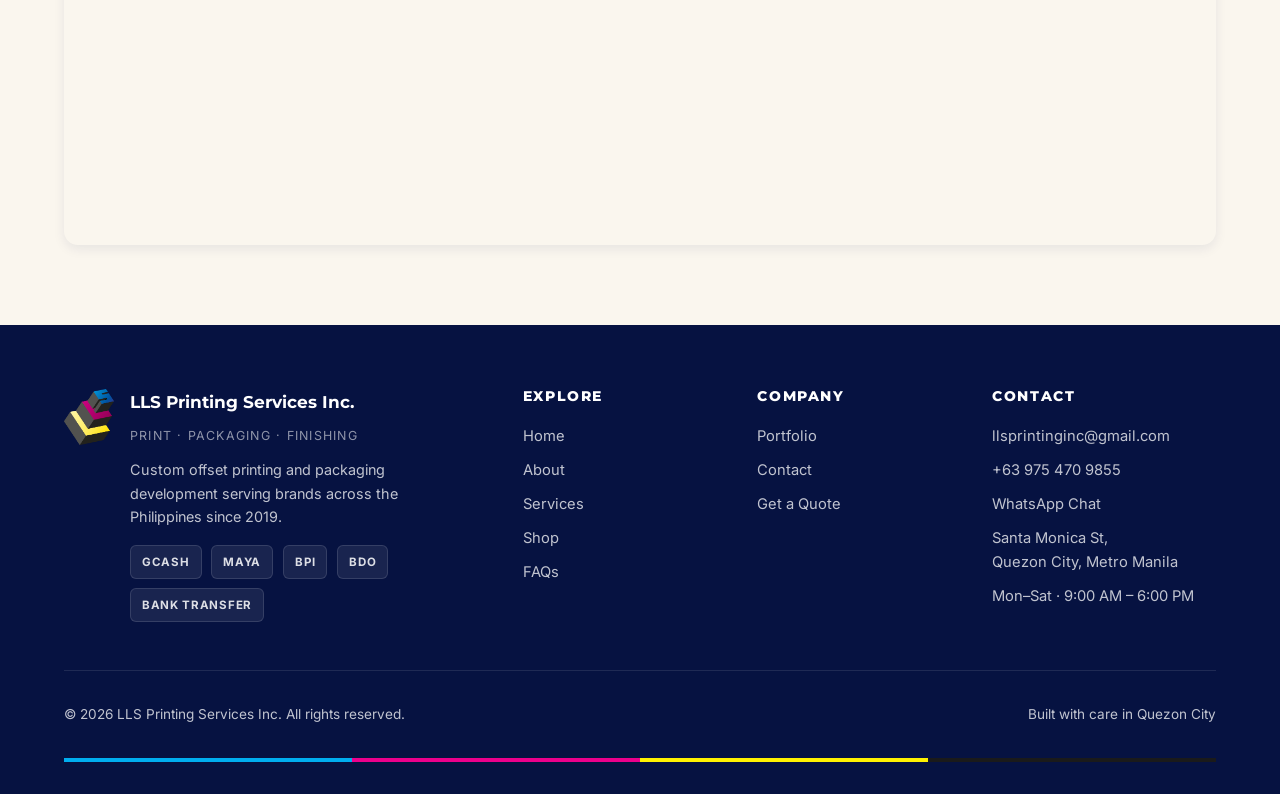
<file: contact.html>
<!doctype html>
<html lang="en">
<head>
<meta charset="utf-8" />
<meta name="viewport" content="width=device-width, initial-scale=1" />
<title>Contact & Request a Quote — LLS Printing Services Inc.</title>
<meta name="description" content="Request a quote from LLS Printing Services Inc. Custom printing and packaging in Quezon City, Philippines. Email llsprintinginc@gmail.com or call +63 975 470 9855." />
<link rel="icon" type="image/png" href="assets/img/logo.png" />
<link rel="preconnect" href="https://fonts.googleapis.com" />
<link rel="preconnect" href="https://fonts.gstatic.com" crossorigin />
<link href="https://fonts.googleapis.com/css2?family=Inter:wght@400;500;600;700&family=Montserrat:wght@600;700;800;900&display=swap" rel="stylesheet" />
<link rel="stylesheet" href="assets/css/style.css" />
</head>
<body>

<header class="site-header">
  <nav class="nav">
    <a href="index.html" class="brand">
      <img src="assets/img/logo.png" alt="LLS Printing Services Inc." />
      <span class="brand-text">LLS Printing Services<small>Inc.</small></span>
    </a>
    <button class="nav-toggle" aria-label="Toggle menu"><span></span><span></span><span></span></button>
    <ul class="nav-links">
      <li><a href="index.html">Home</a></li>
      <li><a href="about.html">About</a></li>
      <li><a href="services.html">Services</a></li>
      <li><a href="shop.html">Shop</a></li>
      <li><a href="portfolio.html">Portfolio</a></li>
      <li><a href="faqs.html">FAQs</a></li>
      <li class="nav-cta"><a href="contact.html" class="btn btn-primary">Request a Quote</a></li>
    </ul>
  </nav>
</header>

<section class="page-hero">
  <div class="container">
    <div class="breadcrumbs"><a href="index.html">Home</a><span class="sep">&rsaquo;</span>Contact</div>
    <h1>Let's Talk Print</h1>
    <p>Send us a brief — we'll come back with a clear quote within one business day.</p>
  </div>
</section>

<section>
  <div class="container">
    <div class="contact-grid">

      <!-- INFO -->
      <div class="contact-info reveal-left">
        <h3>Reach Us Directly</h3>
        <p>We answer every inquiry personally. The fastest way to get a quote is email or phone — but the form below works just as well.</p>

        <div class="contact-item" style="margin-top:2rem;">
          <div class="icon"><svg class="icon-svg" viewBox="0 0 24 24" fill="none" stroke="currentColor" stroke-width="1.8" stroke-linecap="round" stroke-linejoin="round"><path d="M4 4h16c1.1 0 2 .9 2 2v12c0 1.1-.9 2-2 2H4c-1.1 0-2-.9-2-2V6c0-1.1.9-2 2-2z"/><polyline points="22,6 12,13 2,6"/></svg></div>
          <div>
            <strong>Email</strong>
            <a href="mailto:llsprintinginc@gmail.com">llsprintinginc@gmail.com</a>
          </div>
        </div>

        <div class="contact-item">
          <div class="icon"><svg class="icon-svg" viewBox="0 0 24 24" fill="none" stroke="currentColor" stroke-width="1.8" stroke-linecap="round" stroke-linejoin="round"><path d="M22 16.92v3a2 2 0 0 1-2.18 2 19.79 19.79 0 0 1-8.63-3.07 19.5 19.5 0 0 1-6-6 19.79 19.79 0 0 1-3.07-8.67A2 2 0 0 1 4.11 2h3a2 2 0 0 1 2 1.72 12.84 12.84 0 0 0 .7 2.81 2 2 0 0 1-.45 2.11L8.09 9.91a16 16 0 0 0 6 6l1.27-1.27a2 2 0 0 1 2.11-.45 12.84 12.84 0 0 0 2.81.7A2 2 0 0 1 22 16.92z"/></svg></div>
          <div>
            <strong>Phone</strong>
            <a href="tel:+639754709855">+63 975 470 9855</a>
          </div>
        </div>

        <div class="contact-item">
          <div class="icon" style="background:#25d366;"><svg class="icon-svg" viewBox="0 0 24 24" fill="none" stroke="currentColor" stroke-width="1.8" stroke-linecap="round" stroke-linejoin="round"><path d="M21 11.5a8.38 8.38 0 0 1-.9 3.8 8.5 8.5 0 0 1-7.6 4.7 8.38 8.38 0 0 1-3.8-.9L3 21l1.9-5.7a8.38 8.38 0 0 1-.9-3.8 8.5 8.5 0 0 1 4.7-7.6 8.38 8.38 0 0 1 3.8-.9h.5a8.48 8.48 0 0 1 8 8v.5z"/></svg></div>
          <div>
            <strong>WhatsApp / Viber</strong>
            <a href="https://wa.me/639754709855" target="_blank" rel="noopener">Chat with us &rarr;</a>
          </div>
        </div>

        <div class="contact-item">
          <div class="icon"><svg class="icon-svg" viewBox="0 0 24 24" fill="none" stroke="currentColor" stroke-width="1.8" stroke-linecap="round" stroke-linejoin="round"><path d="M3 9l9-7 9 7v11a2 2 0 0 1-2 2H5a2 2 0 0 1-2-2z"/><polyline points="9 22 9 12 15 12 15 22"/></svg></div>
          <div>
            <strong>Office</strong>
            <span>Santa Monica St,<br />Quezon City, Metro Manila</span>
          </div>
        </div>

        <div class="contact-item">
          <div class="icon"><svg class="icon-svg" viewBox="0 0 24 24" fill="none" stroke="currentColor" stroke-width="1.8" stroke-linecap="round" stroke-linejoin="round"><circle cx="12" cy="12" r="10"/><polyline points="12 6 12 12 16 14"/></svg></div>
          <div>
            <strong>Business Hours</strong>
            <span>Monday &ndash; Saturday<br />9:00 AM &ndash; 6:00 PM</span>
          </div>
        </div>
      </div>

      <!-- FORM -->
      <form id="contact-form" class="contact-form reveal-right" autocomplete="on" enctype="multipart/form-data">

        <!-- IMPORTANT: replace the access_key value with the real Web3Forms key. See README. -->
        <input type="hidden" name="access_key" value="YOUR_WEB3FORMS_ACCESS_KEY" />
        <input type="hidden" name="subject" value="New quote request from llsprinting website" />
        <input type="hidden" name="from_name" value="LLS Printing Website" />
        <input type="checkbox" name="botcheck" style="display:none;" tabindex="-1" autocomplete="off" />

        <h3 style="margin-bottom:0.4rem;">Request a Quote</h3>
        <p style="color:var(--gray-700);margin-bottom:1.8rem;">Fill in what you can — we'll follow up with anything we need.</p>

        <div class="form-row">
          <div class="form-group">
            <label for="name">Your Name *</label>
            <input id="name" name="name" type="text" required placeholder="Juan Dela Cruz" />
          </div>
          <div class="form-group">
            <label for="company">Company / Brand</label>
            <input id="company" name="company" type="text" placeholder="(optional)" />
          </div>
        </div>

        <div class="form-row">
          <div class="form-group">
            <label for="email">Email *</label>
            <input id="email" name="email" type="email" required placeholder="you@example.com" />
          </div>
          <div class="form-group">
            <label for="phone">Phone</label>
            <input id="phone" name="phone" type="tel" placeholder="+63 9XX XXX XXXX" />
          </div>
        </div>

        <div class="form-row">
          <div class="form-group">
            <label for="product">Product / Service *</label>
            <select id="product" name="product" required>
              <option value="">Select one&hellip;</option>
              <option>Food Box / Packaging</option>
              <option>Paper Bag</option>
              <option>Brochure / Flyer</option>
              <option>Business Card / Stationery</option>
              <option>Sticker Labels</option>
              <option>Hardbound / Notebook</option>
              <option>UV Print on Merchandise</option>
              <option>Screen Printing (Totebag/Ecobag/etc.)</option>
              <option>Foil Stamping / Embossing</option>
              <option>Custom Packaging Development</option>
              <option>Other</option>
            </select>
          </div>
          <div class="form-group">
            <label for="quantity">Quantity</label>
            <input id="quantity" name="quantity" type="text" placeholder="e.g. 500 pcs" />
          </div>
        </div>

        <div class="form-group">
          <label for="deadline">Target Deadline</label>
          <input id="deadline" name="deadline" type="text" placeholder="e.g. Within 2 weeks" />
        </div>

        <div class="form-group">
          <label for="message">Project Details *</label>
          <textarea id="message" name="message" required placeholder="Size, paper stock, finish (foil/emboss/diecut), and any reference photos or artwork we should know about."></textarea>
        </div>

        <div class="form-group">
          <label for="attachment">Attach Artwork or Reference (optional)</label>
          <input id="attachment" name="attachment" type="file" accept=".pdf,.ai,.psd,.jpg,.jpeg,.png,.zip" style="padding:0.7rem;font-family:var(--font-body);" />
          <p style="font-size:0.78rem;color:var(--gray-500);margin:0.4rem 0 0;">Up to 10MB. PDF, AI, PSD, JPG, PNG, ZIP.</p>
        </div>

        <button type="submit" class="btn btn-primary" style="width:100%;justify-content:center;">Send Quote Request &rarr;</button>
        <div class="form-status" role="status" aria-live="polite"></div>

        <p style="font-size:0.82rem;color:var(--gray-500);margin-top:1.2rem;margin-bottom:0;">
          Have artwork files? After we reply, you can email them directly to <a href="mailto:llsprintinginc@gmail.com">llsprintinginc@gmail.com</a>.
        </p>
      </form>

    </div>

    <!-- MAP -->
    <div class="map-embed reveal-scale">
      <iframe
        src="https://www.google.com/maps?q=Santa+Monica+Street,+Quezon+City,+Metro+Manila,+Philippines&output=embed"
        loading="lazy"
        referrerpolicy="no-referrer-when-downgrade"
        title="LLS Printing Services Inc. — Santa Monica St, Quezon City"></iframe>
    </div>
  </div>
</section>

<footer class="site-footer">
  <div class="container">
    <div class="footer-grid-v2">
      <div class="footer-brand">
        <img src="assets/img/logo.png" alt="LLS Printing" />
        <div>
          <strong>LLS Printing Services Inc.</strong>
          <span style="font-size:0.78rem;letter-spacing:0.1em;text-transform:uppercase;color:rgba(255,255,255,0.55);">Print · Packaging · Finishing</span>
          <p>Custom offset printing and packaging development serving brands across the Philippines since 2019.</p>
          <div class="payment-methods">
            <span>GCash</span><span>Maya</span><span>BPI</span><span>BDO</span><span>Bank Transfer</span>
          </div>
        </div>
      </div>
      <div><h4>Explore</h4><ul><li><a href="index.html">Home</a></li><li><a href="about.html">About</a></li><li><a href="services.html">Services</a></li><li><a href="shop.html">Shop</a></li><li><a href="faqs.html">FAQs</a></li></ul></div>
      <div><h4>Company</h4><ul><li><a href="portfolio.html">Portfolio</a></li><li><a href="contact.html">Contact</a></li><li><a href="contact.html">Get a Quote</a></li></ul></div>
      <div><h4>Contact</h4><ul><li><a href="mailto:llsprintinginc@gmail.com">llsprintinginc@gmail.com</a></li><li><a href="tel:+639754709855">+63 975 470 9855</a></li><li><a href="https://wa.me/639754709855" target="_blank" rel="noopener">WhatsApp Chat</a></li><li>Santa Monica St,<br />Quezon City, Metro Manila</li><li>Mon&ndash;Sat · 9:00 AM &ndash; 6:00 PM</li></ul></div>
    </div>
    <div class="footer-bottom">
      <span>&copy; <span id="yr"></span> LLS Printing Services Inc. All rights reserved.</span>
      <span>Built with care in Quezon City</span>
    </div>
    <div class="cmyk-strip"><span class="c"></span><span class="m"></span><span class="y"></span><span class="k"></span></div>
  </div>
</footer>

<!-- MOBILE STICKY BAR -->
<nav class="mobile-bar" aria-label="Quick contact">
  <div class="mobile-bar-row">
    <a href="tel:+639754709855" class="bar-call">
      <svg class="icon-svg" viewBox="0 0 24 24" fill="none" stroke="currentColor" stroke-width="2" stroke-linecap="round" stroke-linejoin="round"><path d="M22 16.92v3a2 2 0 0 1-2.18 2 19.79 19.79 0 0 1-8.63-3.07 19.5 19.5 0 0 1-6-6 19.79 19.79 0 0 1-3.07-8.67A2 2 0 0 1 4.11 2h3a2 2 0 0 1 2 1.72 12.84 12.84 0 0 0 .7 2.81 2 2 0 0 1-.45 2.11L8.09 9.91a16 16 0 0 0 6 6l1.27-1.27a2 2 0 0 1 2.11-.45 12.84 12.84 0 0 0 2.81.7A2 2 0 0 1 22 16.92z"/></svg>
      Call
    </a>
    <a href="https://wa.me/639754709855" target="_blank" rel="noopener" class="bar-whatsapp">
      <svg class="icon-svg" viewBox="0 0 24 24" fill="currentColor" stroke="none"><path d="M17.5 14.4c-.3-.1-1.7-.8-2-.9-.3-.1-.5-.2-.7.2-.2.3-.7.9-.9 1.1-.2.2-.3.2-.6.1-.3-.1-1.3-.5-2.4-1.5-.9-.8-1.5-1.8-1.7-2.1-.2-.3 0-.5.1-.6.1-.1.3-.3.4-.5.1-.2.2-.3.3-.5.1-.2 0-.4 0-.5 0-.1-.7-1.6-.9-2.2-.2-.6-.5-.5-.7-.5h-.6c-.2 0-.5.1-.8.4-.3.3-1 1-1 2.5s1.1 2.9 1.2 3.1c.1.2 2.1 3.2 5 4.5.7.3 1.3.5 1.7.6.7.2 1.4.2 1.9.1.6-.1 1.7-.7 2-1.4.2-.6.2-1.2.2-1.4-.1-.1-.3-.2-.5-.3zM12 2C6.5 2 2 6.5 2 12c0 1.8.5 3.5 1.3 5L2 22l5.1-1.3c1.5.8 3.1 1.2 4.9 1.2 5.5 0 10-4.5 10-10S17.5 2 12 2z"/></svg>
      WhatsApp
    </a>
    <a href="contact.html" class="bar-quote">
      <svg class="icon-svg" viewBox="0 0 24 24" fill="none" stroke="currentColor" stroke-width="2" stroke-linecap="round" stroke-linejoin="round"><path d="M14 2H6a2 2 0 0 0-2 2v16a2 2 0 0 0 2 2h12a2 2 0 0 0 2-2V8z"/><polyline points="14 2 14 8 20 8"/></svg>
      Get Quote
    </a>
  </div>
</nav>

<script>document.getElementById('yr').textContent = new Date().getFullYear();</script>
<script src="assets/js/main.js"></script>
</body>
</html>
</file>
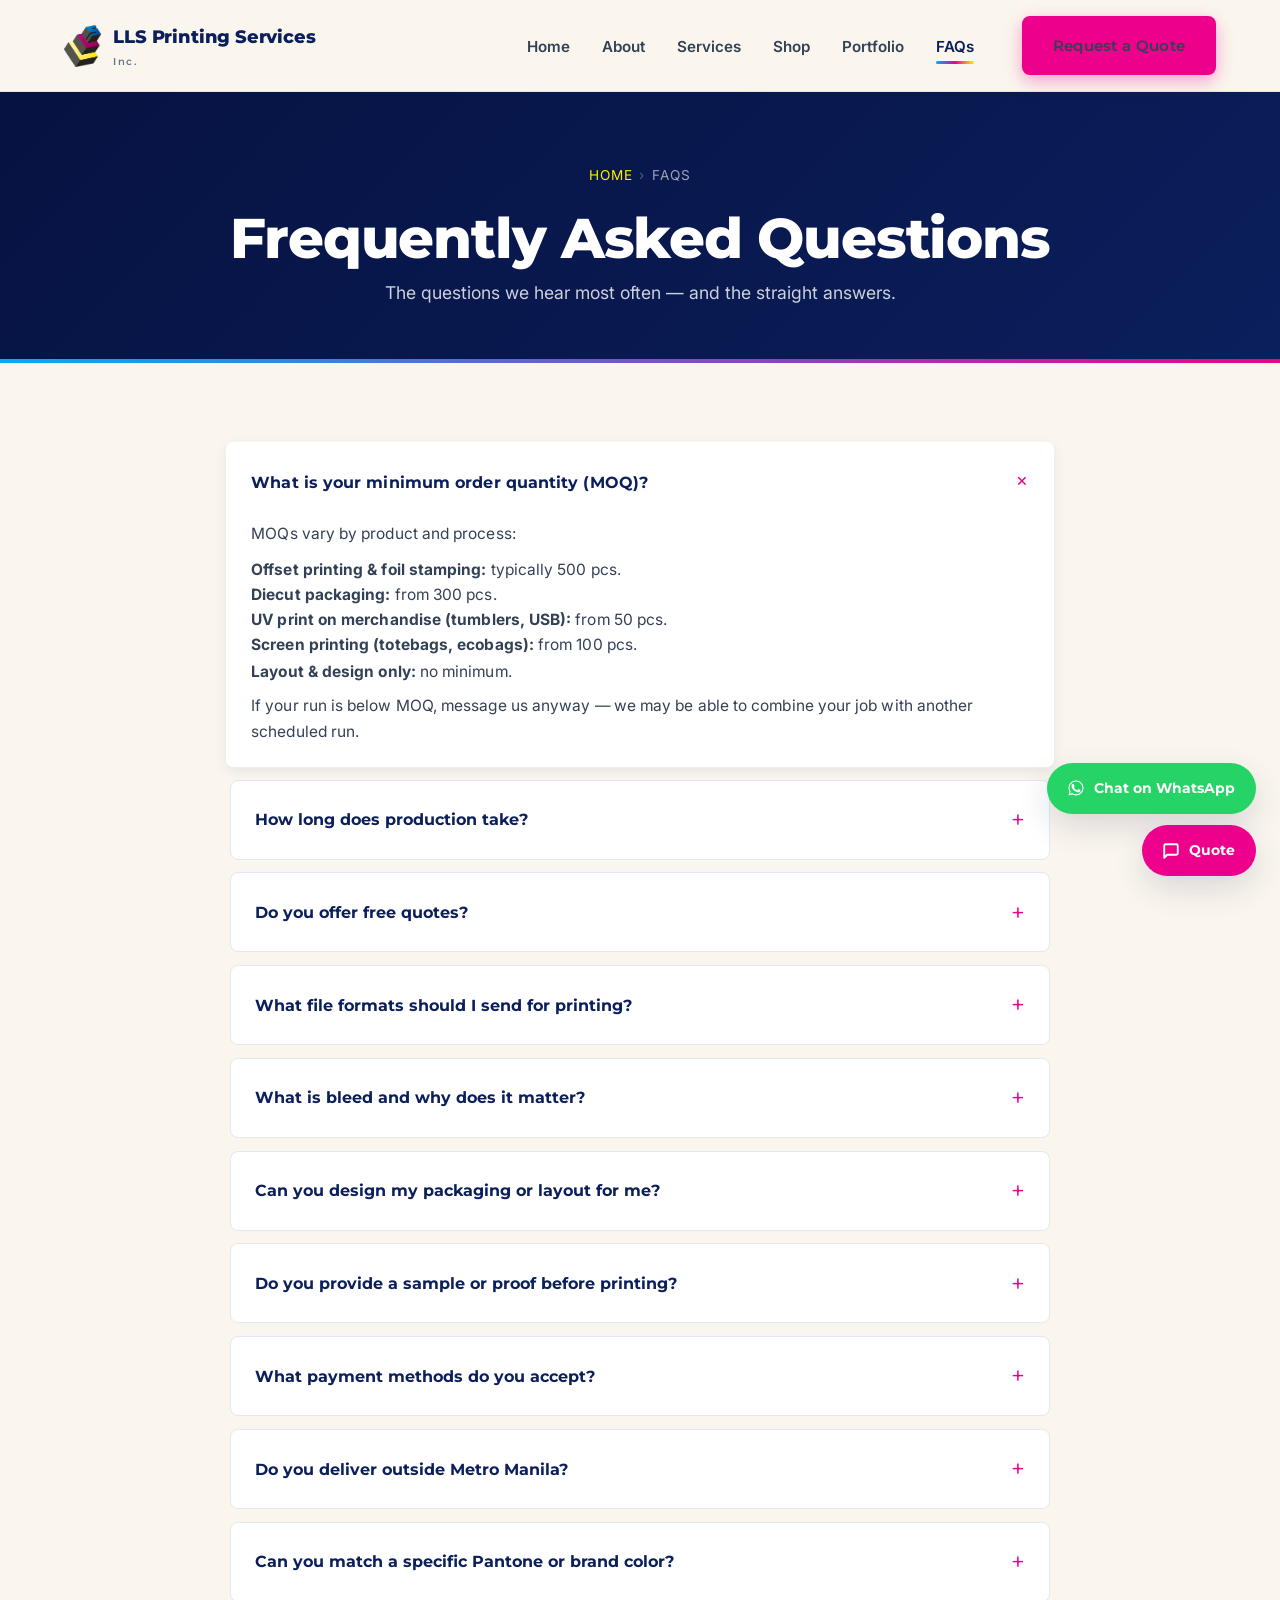
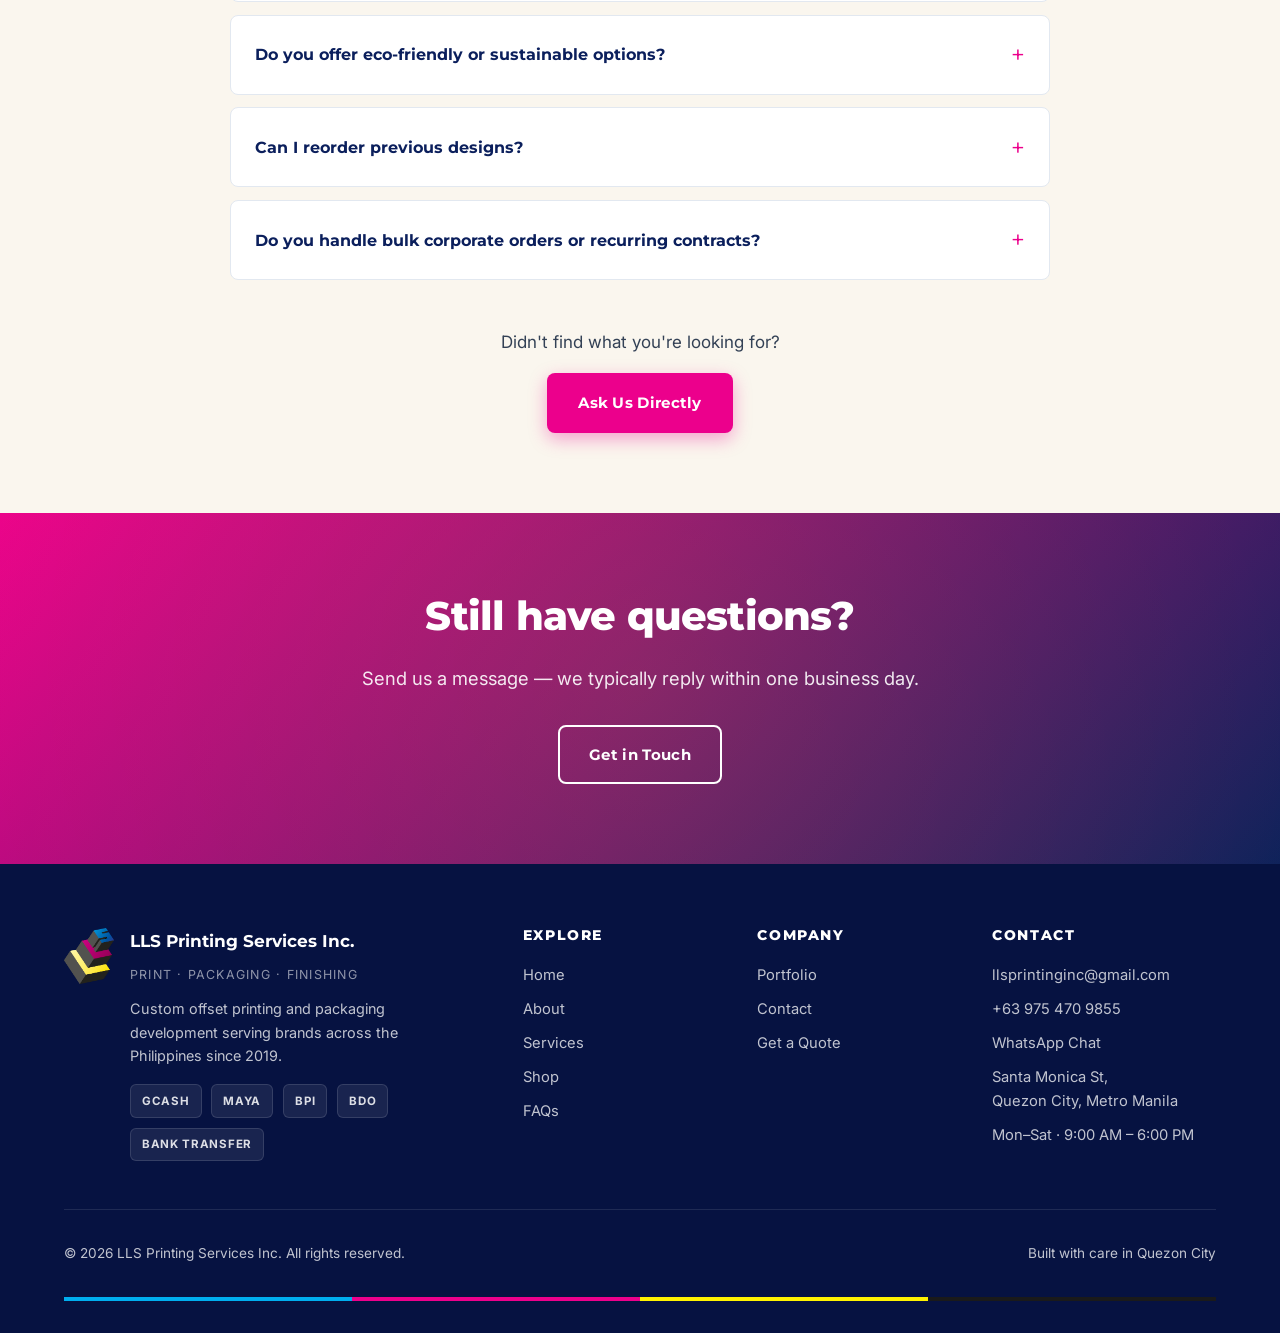
<file: faqs.html>
<!doctype html>
<html lang="en">
<head>
<meta charset="utf-8" />
<meta name="viewport" content="width=device-width, initial-scale=1" />
<title>FAQs — LLS Printing Services Inc.</title>
<meta name="description" content="Common questions about ordering, pricing, MOQ, turnaround, artwork files, payment and delivery from LLS Printing Services Inc." />
<link rel="icon" type="image/png" href="assets/img/logo.png" />
<link rel="preconnect" href="https://fonts.googleapis.com" />
<link rel="preconnect" href="https://fonts.gstatic.com" crossorigin />
<link href="https://fonts.googleapis.com/css2?family=Inter:wght@400;500;600;700&family=Montserrat:wght@600;700;800;900&display=swap" rel="stylesheet" />
<link rel="stylesheet" href="assets/css/style.css" />
</head>
<body>

<header class="site-header">
  <nav class="nav">
    <a href="index.html" class="brand">
      <img src="assets/img/logo.png" alt="LLS Printing Services Inc." />
      <span class="brand-text">LLS Printing Services<small>Inc.</small></span>
    </a>
    <button class="nav-toggle" aria-label="Toggle menu"><span></span><span></span><span></span></button>
    <ul class="nav-links">
      <li><a href="index.html">Home</a></li>
      <li><a href="about.html">About</a></li>
      <li><a href="services.html">Services</a></li>
      <li><a href="shop.html">Shop</a></li>
      <li><a href="portfolio.html">Portfolio</a></li>
      <li><a href="faqs.html">FAQs</a></li>
      <li class="nav-cta"><a href="contact.html" class="btn btn-primary">Request a Quote</a></li>
    </ul>
  </nav>
</header>

<section class="page-hero">
  <div class="container">
    <div class="breadcrumbs"><a href="index.html">Home</a><span class="sep">&rsaquo;</span>FAQs</div>
    <h1>Frequently Asked Questions</h1>
    <p>The questions we hear most often — and the straight answers.</p>
  </div>
</section>

<section>
  <div class="container">
    <div class="faq-list reveal">

      <details class="faq-item" open>
        <summary>What is your minimum order quantity (MOQ)?</summary>
        <div class="faq-answer">
          <p>MOQs vary by product and process:</p>
          <p><strong>Offset printing & foil stamping:</strong> typically 500 pcs.<br />
          <strong>Diecut packaging:</strong> from 300 pcs.<br />
          <strong>UV print on merchandise (tumblers, USB):</strong> from 50 pcs.<br />
          <strong>Screen printing (totebags, ecobags):</strong> from 100 pcs.<br />
          <strong>Layout & design only:</strong> no minimum.</p>
          <p>If your run is below MOQ, message us anyway — we may be able to combine your job with another scheduled run.</p>
        </div>
      </details>

      <details class="faq-item">
        <summary>How long does production take?</summary>
        <div class="faq-answer">
          <p>Standard turnaround depends on the product and finishing:</p>
          <p><strong>Simple print (flyers, cards):</strong> 5&ndash;7 business days.<br />
          <strong>Offset boxes & paperbags:</strong> 7&ndash;10 business days.<br />
          <strong>Diecut + foil + emboss:</strong> 10&ndash;14 business days.<br />
          <strong>Custom packaging development:</strong> 14&ndash;21 business days (includes dieline & sample).</p>
          <p>Rush production may be available with a surcharge — ask when you request a quote.</p>
        </div>
      </details>

      <details class="faq-item">
        <summary>Do you offer free quotes?</summary>
        <div class="faq-answer">
          <p>Yes — every quote is free. Send us your specs (product, size, quantity, finish, deadline) via the <a href="contact.html">contact form</a>, email or WhatsApp. We typically respond within one business day.</p>
        </div>
      </details>

      <details class="faq-item">
        <summary>What file formats should I send for printing?</summary>
        <div class="faq-answer">
          <p>We accept the following print-ready formats:</p>
          <p><strong>Preferred:</strong> PDF (with bleed and crop marks), Adobe Illustrator (.AI), Photoshop (.PSD).<br />
          <strong>Acceptable:</strong> high-resolution JPG / PNG (300 DPI minimum at print size).</p>
          <p>If you only have a rough mockup or sketch, our in-house design team can prepare print-ready artwork for you (free with most print orders).</p>
        </div>
      </details>

      <details class="faq-item">
        <summary>What is bleed and why does it matter?</summary>
        <div class="faq-answer">
          <p>Bleed is the area of artwork that extends beyond the final cut edge (typically 3mm on each side). It ensures no white edges appear if the cutter shifts slightly. Always include bleed on artwork that has color or images running to the edge.</p>
          <p>If you're not sure how to set this up, send us your file as-is — we'll fix it during pre-press.</p>
        </div>
      </details>

      <details class="faq-item">
        <summary>Can you design my packaging or layout for me?</summary>
        <div class="faq-answer">
          <p>Yes. We have an in-house layout & design team. Send us your concept, brand assets (logo, colors), and a brief — we'll create the artwork, send a digital proof for your approval, and revise until you're happy.</p>
          <p>Layout work is typically free or discounted when bundled with a print order.</p>
        </div>
      </details>

      <details class="faq-item">
        <summary>Do you provide a sample or proof before printing?</summary>
        <div class="faq-answer">
          <p>Yes. For every job we send a <strong>digital proof</strong> (PDF) showing the final layout for your approval before going to press. For larger runs or custom packaging, we can also provide a <strong>physical mockup or pre-production sample</strong> at additional cost.</p>
          <p>We never start production without your written sign-off.</p>
        </div>
      </details>

      <details class="faq-item">
        <summary>What payment methods do you accept?</summary>
        <div class="faq-answer">
          <p>We accept:</p>
          <p><strong>GCash, Maya, BPI, BDO, Metrobank</strong> bank transfers, and cash for pickups.</p>
          <p><strong>Standard terms:</strong> 50% downpayment to start production, 50% balance before delivery / pickup. Repeat clients may qualify for net-15 or net-30 terms.</p>
        </div>
      </details>

      <details class="faq-item">
        <summary>Do you deliver outside Metro Manila?</summary>
        <div class="faq-answer">
          <p>Yes — we ship nationwide. Within Metro Manila we can arrange same-day or next-day courier delivery (Lalamove, Grab Express). For provincial orders we use LBC, J&T or your preferred courier. Shipping cost is billed at actual or prepaid by the client.</p>
          <p>Pickup at our Quezon City office is also free.</p>
        </div>
      </details>

      <details class="faq-item">
        <summary>Can you match a specific Pantone or brand color?</summary>
        <div class="faq-answer">
          <p>Yes. We work with Pantone (PMS) color references and CMYK process colors. For brand-critical jobs, share your Pantone code or a printed sample for color matching. Slight variation between digital and printed output is normal — we'll let you know if a color is outside our reproduction range.</p>
        </div>
      </details>

      <details class="faq-item">
        <summary>Do you offer eco-friendly or sustainable options?</summary>
        <div class="faq-answer">
          <p>Yes — recyclable kraft paper, recycled chipboard for boxes, and water-based inks where applicable. Tell us your sustainability goals when requesting a quote and we'll recommend material options that fit.</p>
        </div>
      </details>

      <details class="faq-item">
        <summary>Can I reorder previous designs?</summary>
        <div class="faq-answer">
          <p>Absolutely. We keep all approved artwork on file. To reorder, just message us with the project name or previous order reference and the new quantity — no need to resend artwork.</p>
        </div>
      </details>

      <details class="faq-item">
        <summary>Do you handle bulk corporate orders or recurring contracts?</summary>
        <div class="faq-answer">
          <p>Yes. We're set up for recurring monthly or quarterly print runs (calendars, packaging, marketing collateral). Volume discounts apply for committed orders. Contact us to discuss a supply agreement.</p>
        </div>
      </details>

    </div>

    <div style="text-align:center;margin-top:3rem;">
      <p style="color:var(--gray-700);">Didn't find what you're looking for?</p>
      <a href="contact.html" class="btn btn-primary">Ask Us Directly</a>
    </div>

  </div>
</section>

<section class="band-cta">
  <div class="container reveal">
    <h2>Still have questions?</h2>
    <p>Send us a message — we typically reply within one business day.</p>
    <a href="contact.html" class="btn btn-secondary">Get in Touch</a>
  </div>
</section>

<footer class="site-footer">
  <div class="container">
    <div class="footer-grid-v2">
      <div class="footer-brand">
        <img src="assets/img/logo.png" alt="LLS Printing" />
        <div>
          <strong>LLS Printing Services Inc.</strong>
          <span style="font-size:0.78rem;letter-spacing:0.1em;text-transform:uppercase;color:rgba(255,255,255,0.55);">Print · Packaging · Finishing</span>
          <p>Custom offset printing and packaging development serving brands across the Philippines since 2019.</p>
          <div class="payment-methods">
            <span>GCash</span><span>Maya</span><span>BPI</span><span>BDO</span><span>Bank Transfer</span>
          </div>
        </div>
      </div>
      <div><h4>Explore</h4><ul><li><a href="index.html">Home</a></li><li><a href="about.html">About</a></li><li><a href="services.html">Services</a></li><li><a href="shop.html">Shop</a></li><li><a href="faqs.html">FAQs</a></li></ul></div>
      <div><h4>Company</h4><ul><li><a href="portfolio.html">Portfolio</a></li><li><a href="contact.html">Contact</a></li><li><a href="contact.html">Get a Quote</a></li></ul></div>
      <div><h4>Contact</h4><ul><li><a href="mailto:llsprintinginc@gmail.com">llsprintinginc@gmail.com</a></li><li><a href="tel:+639754709855">+63 975 470 9855</a></li><li><a href="https://wa.me/639754709855" target="_blank" rel="noopener">WhatsApp Chat</a></li><li>Santa Monica St,<br />Quezon City, Metro Manila</li><li>Mon&ndash;Sat · 9:00 AM &ndash; 6:00 PM</li></ul></div>
    </div>
    <div class="footer-bottom">
      <span>&copy; <span id="yr"></span> LLS Printing Services Inc. All rights reserved.</span>
      <span>Built with care in Quezon City</span>
    </div>
    <div class="cmyk-strip"><span class="c"></span><span class="m"></span><span class="y"></span><span class="k"></span></div>
  </div>
</footer>

<div class="float-stack">
  <a href="https://wa.me/639754709855?text=Hi%20LLS%20Printing%2C%20I%27d%20like%20to%20request%20a%20quote." target="_blank" rel="noopener" class="float-cta float-whatsapp">
    <svg viewBox="0 0 24 24" fill="currentColor"><path d="M17.5 14.4c-.3-.1-1.7-.8-2-.9-.3-.1-.5-.2-.7.2-.2.3-.7.9-.9 1.1-.2.2-.3.2-.6.1-.3-.1-1.3-.5-2.4-1.5-.9-.8-1.5-1.8-1.7-2.1-.2-.3 0-.5.1-.6.1-.1.3-.3.4-.5.1-.2.2-.3.3-.5.1-.2 0-.4 0-.5 0-.1-.7-1.6-.9-2.2-.2-.6-.5-.5-.7-.5h-.6c-.2 0-.5.1-.8.4-.3.3-1 1-1 2.5s1.1 2.9 1.2 3.1c.1.2 2.1 3.2 5 4.5.7.3 1.3.5 1.7.6.7.2 1.4.2 1.9.1.6-.1 1.7-.7 2-1.4.2-.6.2-1.2.2-1.4-.1-.1-.3-.2-.5-.3zM12 2C6.5 2 2 6.5 2 12c0 1.8.5 3.5 1.3 5L2 22l5.1-1.3c1.5.8 3.1 1.2 4.9 1.2 5.5 0 10-4.5 10-10S17.5 2 12 2zm0 18.2c-1.6 0-3.1-.4-4.4-1.2l-.3-.2-3.2.8.8-3.1-.2-.3C3.9 15 3.4 13.5 3.4 12c0-4.7 3.9-8.6 8.6-8.6s8.6 3.9 8.6 8.6-3.9 8.2-8.6 8.2z"/></svg>
    Chat on WhatsApp
  </a>
  <a href="contact.html" class="float-cta float-quote">
    <svg viewBox="0 0 24 24" fill="none" stroke="currentColor" stroke-width="2.5" stroke-linecap="round" stroke-linejoin="round"><path d="M21 15a2 2 0 0 1-2 2H7l-4 4V5a2 2 0 0 1 2-2h14a2 2 0 0 1 2 2z"/></svg>
    Quote
  </a>
</div>

<!-- MOBILE STICKY BAR -->
<nav class="mobile-bar" aria-label="Quick contact">
  <div class="mobile-bar-row">
    <a href="tel:+639754709855" class="bar-call">
      <svg class="icon-svg" viewBox="0 0 24 24" fill="none" stroke="currentColor" stroke-width="2" stroke-linecap="round" stroke-linejoin="round"><path d="M22 16.92v3a2 2 0 0 1-2.18 2 19.79 19.79 0 0 1-8.63-3.07 19.5 19.5 0 0 1-6-6 19.79 19.79 0 0 1-3.07-8.67A2 2 0 0 1 4.11 2h3a2 2 0 0 1 2 1.72 12.84 12.84 0 0 0 .7 2.81 2 2 0 0 1-.45 2.11L8.09 9.91a16 16 0 0 0 6 6l1.27-1.27a2 2 0 0 1 2.11-.45 12.84 12.84 0 0 0 2.81.7A2 2 0 0 1 22 16.92z"/></svg>
      Call
    </a>
    <a href="https://wa.me/639754709855" target="_blank" rel="noopener" class="bar-whatsapp">
      <svg class="icon-svg" viewBox="0 0 24 24" fill="currentColor" stroke="none"><path d="M17.5 14.4c-.3-.1-1.7-.8-2-.9-.3-.1-.5-.2-.7.2-.2.3-.7.9-.9 1.1-.2.2-.3.2-.6.1-.3-.1-1.3-.5-2.4-1.5-.9-.8-1.5-1.8-1.7-2.1-.2-.3 0-.5.1-.6.1-.1.3-.3.4-.5.1-.2.2-.3.3-.5.1-.2 0-.4 0-.5 0-.1-.7-1.6-.9-2.2-.2-.6-.5-.5-.7-.5h-.6c-.2 0-.5.1-.8.4-.3.3-1 1-1 2.5s1.1 2.9 1.2 3.1c.1.2 2.1 3.2 5 4.5.7.3 1.3.5 1.7.6.7.2 1.4.2 1.9.1.6-.1 1.7-.7 2-1.4.2-.6.2-1.2.2-1.4-.1-.1-.3-.2-.5-.3zM12 2C6.5 2 2 6.5 2 12c0 1.8.5 3.5 1.3 5L2 22l5.1-1.3c1.5.8 3.1 1.2 4.9 1.2 5.5 0 10-4.5 10-10S17.5 2 12 2z"/></svg>
      WhatsApp
    </a>
    <a href="contact.html" class="bar-quote">
      <svg class="icon-svg" viewBox="0 0 24 24" fill="none" stroke="currentColor" stroke-width="2" stroke-linecap="round" stroke-linejoin="round"><path d="M14 2H6a2 2 0 0 0-2 2v16a2 2 0 0 0 2 2h12a2 2 0 0 0 2-2V8z"/><polyline points="14 2 14 8 20 8"/></svg>
      Get Quote
    </a>
  </div>
</nav>

<script>document.getElementById('yr').textContent = new Date().getFullYear();</script>
<script src="assets/js/main.js"></script>
</body>
</html>
</file>
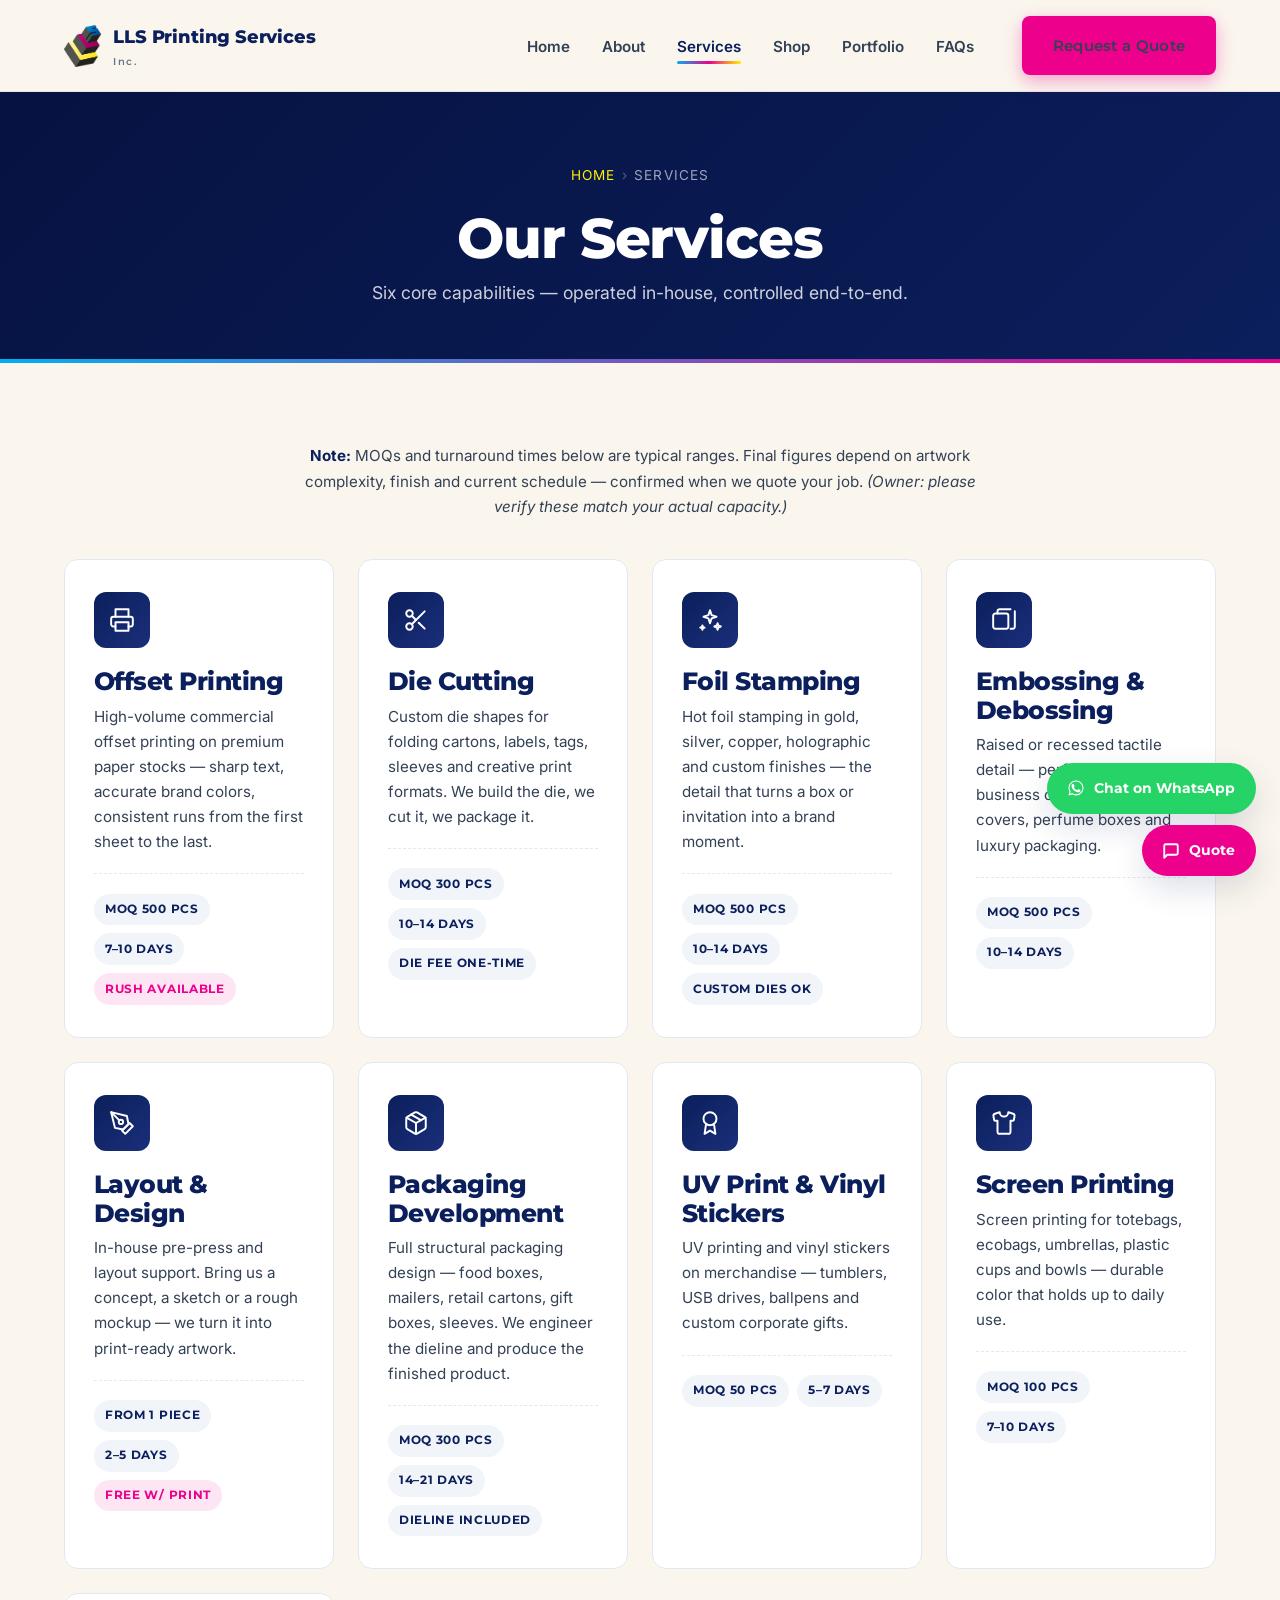
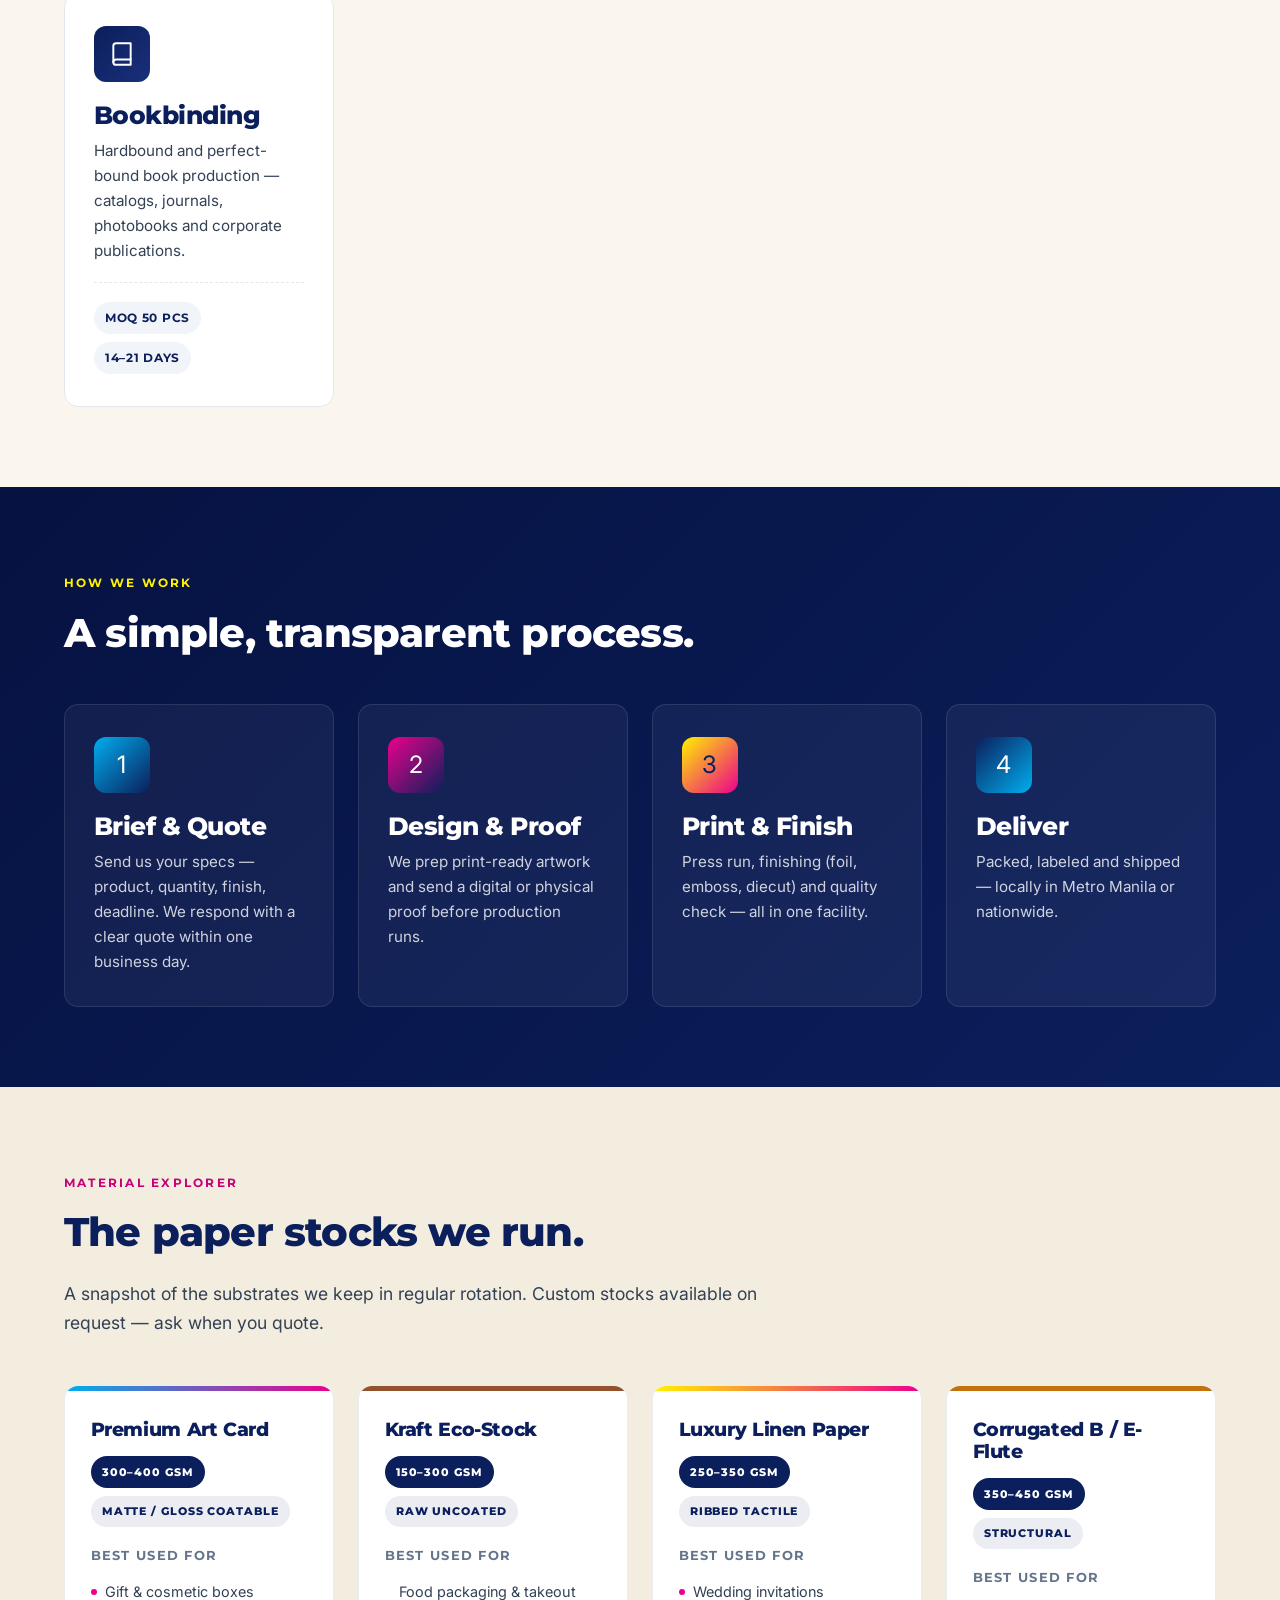
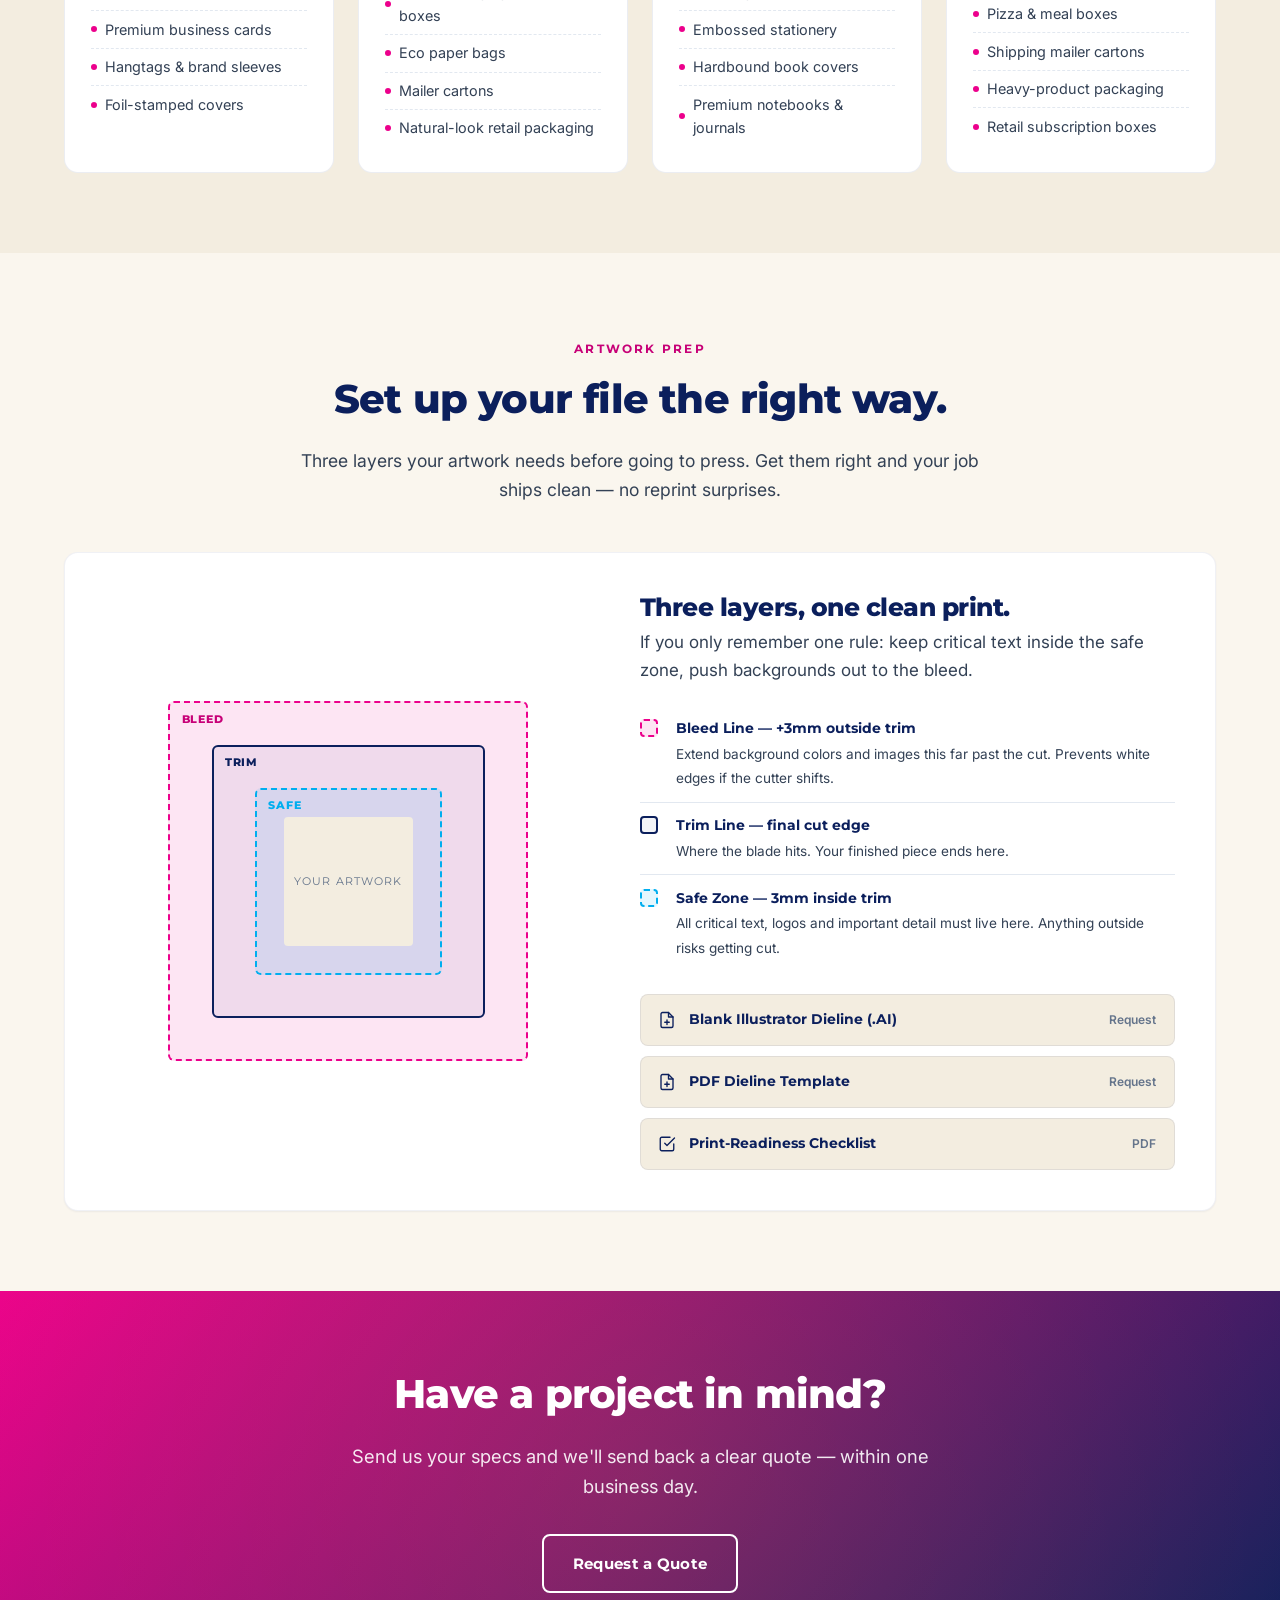
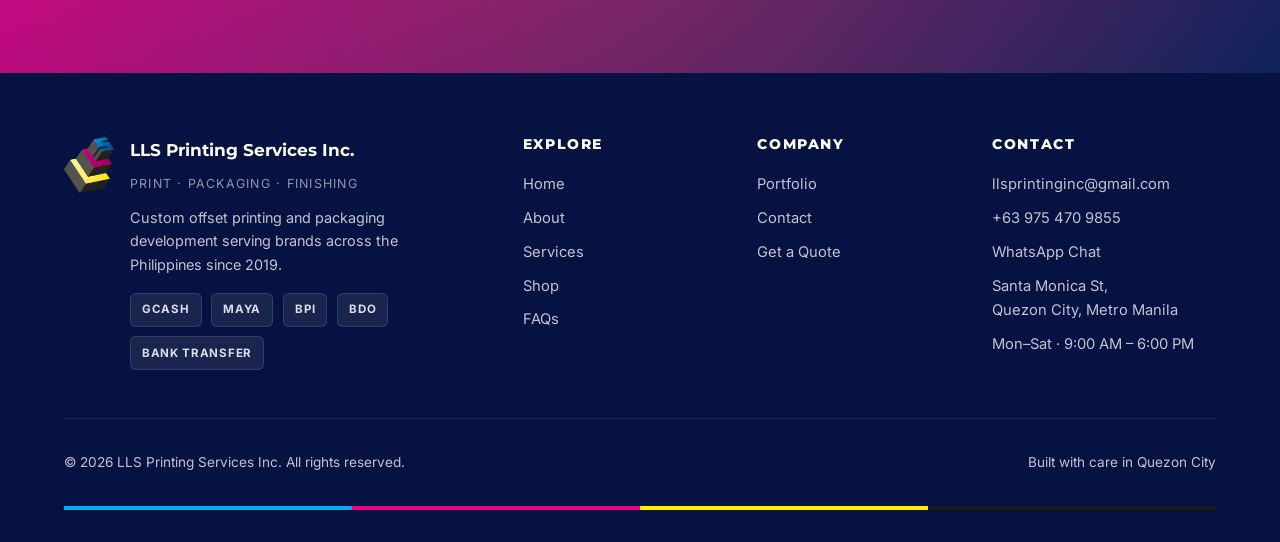
<file: services.html>
<!doctype html>
<html lang="en">
<head>
<meta charset="utf-8" />
<meta name="viewport" content="width=device-width, initial-scale=1" />
<title>Services — LLS Printing Services Inc.</title>
<meta name="description" content="Offset printing, die cutting, foil stamping, embossing, layout design and packaging development — all under one roof at LLS Printing Services Inc." />
<link rel="icon" type="image/png" href="assets/img/logo.png" />
<link rel="preconnect" href="https://fonts.googleapis.com" />
<link rel="preconnect" href="https://fonts.gstatic.com" crossorigin />
<link href="https://fonts.googleapis.com/css2?family=Inter:wght@400;500;600;700&family=Montserrat:wght@600;700;800;900&display=swap" rel="stylesheet" />
<link rel="stylesheet" href="assets/css/style.css" />
</head>
<body>

<header class="site-header">
  <nav class="nav">
    <a href="index.html" class="brand">
      <img src="assets/img/logo.png" alt="LLS Printing Services Inc." />
      <span class="brand-text">LLS Printing Services<small>Inc.</small></span>
    </a>
    <button class="nav-toggle" aria-label="Toggle menu"><span></span><span></span><span></span></button>
    <ul class="nav-links">
      <li><a href="index.html">Home</a></li>
      <li><a href="about.html">About</a></li>
      <li><a href="services.html">Services</a></li>
      <li><a href="shop.html">Shop</a></li>
      <li><a href="portfolio.html">Portfolio</a></li>
      <li><a href="faqs.html">FAQs</a></li>
      <li class="nav-cta"><a href="contact.html" class="btn btn-primary">Request a Quote</a></li>
    </ul>
  </nav>
</header>

<section class="page-hero">
  <div class="container">
    <div class="breadcrumbs"><a href="index.html">Home</a><span class="sep">&rsaquo;</span>Services</div>
    <h1>Our Services</h1>
    <p>Six core capabilities — operated in-house, controlled end-to-end.</p>
  </div>
</section>

<section>
  <div class="container">
    <p style="text-align:center;color:var(--gray-700);max-width:680px;margin:0 auto 2.5rem;font-size:0.95rem;">
      <strong style="color:var(--navy);">Note:</strong> MOQs and turnaround times below are typical ranges. Final figures depend on artwork complexity, finish and current schedule — confirmed when we quote your job. <em>(Owner: please verify these match your actual capacity.)</em>
    </p>
    <div class="services-grid">

      <div class="service-card reveal">
        <div class="service-icon"><svg class="icon-svg" viewBox="0 0 24 24" fill="none" stroke="currentColor" stroke-width="1.8" stroke-linecap="round" stroke-linejoin="round"><polyline points="6 9 6 2 18 2 18 9"/><path d="M6 18H4a2 2 0 0 1-2-2v-5a2 2 0 0 1 2-2h16a2 2 0 0 1 2 2v5a2 2 0 0 1-2 2h-2"/><rect x="6" y="14" width="12" height="8"/></svg></div>
        <h3>Offset Printing</h3>
        <p>High-volume commercial offset printing on premium paper stocks — sharp text, accurate brand colors, consistent runs from the first sheet to the last.</p>
        <div class="service-meta">
          <span>MOQ 500 pcs</span>
          <span>7&ndash;10 days</span>
          <span class="meta-rush">Rush available</span>
        </div>
      </div>

      <div class="service-card reveal">
        <div class="service-icon"><svg class="icon-svg" viewBox="0 0 24 24" fill="none" stroke="currentColor" stroke-width="1.8" stroke-linecap="round" stroke-linejoin="round"><circle cx="6" cy="6" r="3"/><circle cx="6" cy="18" r="3"/><line x1="20" y1="4" x2="8.12" y2="15.88"/><line x1="14.47" y1="14.48" x2="20" y2="20"/><line x1="8.12" y1="8.12" x2="12" y2="12"/></svg></div>
        <h3>Die Cutting</h3>
        <p>Custom die shapes for folding cartons, labels, tags, sleeves and creative print formats. We build the die, we cut it, we package it.</p>
        <div class="service-meta">
          <span>MOQ 300 pcs</span>
          <span>10&ndash;14 days</span>
          <span>Die fee one-time</span>
        </div>
      </div>

      <div class="service-card reveal">
        <div class="service-icon"><svg class="icon-svg" viewBox="0 0 24 24" fill="none" stroke="currentColor" stroke-width="1.8" stroke-linecap="round" stroke-linejoin="round"><path d="M12 3l1.5 4.5L18 9l-4.5 1.5L12 15l-1.5-4.5L6 9l4.5-1.5z"/><path d="M19 15l.7 2.1L22 18l-2.3.9L19 21l-.7-2.1L16 18l2.3-.9z"/><path d="M5 17l.5 1.5L7 19l-1.5.5L5 21l-.5-1.5L3 19l1.5-.5z"/></svg></div>
        <h3>Foil Stamping</h3>
        <p>Hot foil stamping in gold, silver, copper, holographic and custom finishes — the detail that turns a box or invitation into a brand moment.</p>
        <div class="service-meta">
          <span>MOQ 500 pcs</span>
          <span>10&ndash;14 days</span>
          <span>Custom dies OK</span>
        </div>
      </div>

      <div class="service-card reveal">
        <div class="service-icon"><svg class="icon-svg" viewBox="0 0 24 24" fill="none" stroke="currentColor" stroke-width="1.8" stroke-linecap="round" stroke-linejoin="round"><rect x="2" y="6" width="14" height="14" rx="2"/><path d="M22 4v14a2 2 0 0 1-2 2h-2"/><path d="M18 2H8a2 2 0 0 0-2 2v2"/></svg></div>
        <h3>Embossing & Debossing</h3>
        <p>Raised or recessed tactile detail — perfect for premium business cards, hardbound covers, perfume boxes and luxury packaging.</p>
        <div class="service-meta">
          <span>MOQ 500 pcs</span>
          <span>10&ndash;14 days</span>
        </div>
      </div>

      <div class="service-card reveal">
        <div class="service-icon"><svg class="icon-svg" viewBox="0 0 24 24" fill="none" stroke="currentColor" stroke-width="1.8" stroke-linecap="round" stroke-linejoin="round"><path d="M12 19l7-7 3 3-7 7-3-3z"/><path d="M18 13l-1.5-7.5L2 2l3.5 14.5L13 18z"/><line x1="2" y1="2" x2="9.586" y2="9.586"/><circle cx="11" cy="11" r="2"/></svg></div>
        <h3>Layout & Design</h3>
        <p>In-house pre-press and layout support. Bring us a concept, a sketch or a rough mockup — we turn it into print-ready artwork.</p>
        <div class="service-meta">
          <span>From 1 piece</span>
          <span>2&ndash;5 days</span>
          <span class="meta-rush">Free w/ print</span>
        </div>
      </div>

      <div class="service-card reveal">
        <div class="service-icon"><svg class="icon-svg" viewBox="0 0 24 24" fill="none" stroke="currentColor" stroke-width="1.8" stroke-linecap="round" stroke-linejoin="round"><path d="M16.5 9.4l-9-5.19"/><path d="M21 16V8a2 2 0 0 0-1-1.73l-7-4a2 2 0 0 0-2 0l-7 4A2 2 0 0 0 3 8v8a2 2 0 0 0 1 1.73l7 4a2 2 0 0 0 2 0l7-4A2 2 0 0 0 21 16z"/><polyline points="3.27 6.96 12 12.01 20.73 6.96"/><line x1="12" y1="22.08" x2="12" y2="12"/></svg></div>
        <h3>Packaging Development</h3>
        <p>Full structural packaging design — food boxes, mailers, retail cartons, gift boxes, sleeves. We engineer the dieline and produce the finished product.</p>
        <div class="service-meta">
          <span>MOQ 300 pcs</span>
          <span>14&ndash;21 days</span>
          <span>Dieline included</span>
        </div>
      </div>

      <div class="service-card reveal">
        <div class="service-icon"><svg class="icon-svg" viewBox="0 0 24 24" fill="none" stroke="currentColor" stroke-width="1.8" stroke-linecap="round" stroke-linejoin="round"><circle cx="12" cy="8" r="6"/><polyline points="8.21 13.89 7 22 12 19 17 22 15.79 13.88"/></svg></div>
        <h3>UV Print & Vinyl Stickers</h3>
        <p>UV printing and vinyl stickers on merchandise — tumblers, USB drives, ballpens and custom corporate gifts.</p>
        <div class="service-meta">
          <span>MOQ 50 pcs</span>
          <span>5&ndash;7 days</span>
        </div>
      </div>

      <div class="service-card reveal">
        <div class="service-icon"><svg class="icon-svg" viewBox="0 0 24 24" fill="none" stroke="currentColor" stroke-width="1.8" stroke-linecap="round" stroke-linejoin="round"><path d="M20.38 3.46L16 2a4 4 0 0 1-8 0L3.62 3.46a2 2 0 0 0-1.34 2.23l.58 3.47a1 1 0 0 0 .99.84H6v10c0 1.1.9 2 2 2h8a2 2 0 0 0 2-2V10h2.15a1 1 0 0 0 .99-.84l.58-3.47a2 2 0 0 0-1.34-2.23z"/></svg></div>
        <h3>Screen Printing</h3>
        <p>Screen printing for totebags, ecobags, umbrellas, plastic cups and bowls — durable color that holds up to daily use.</p>
        <div class="service-meta">
          <span>MOQ 100 pcs</span>
          <span>7&ndash;10 days</span>
        </div>
      </div>

      <div class="service-card reveal">
        <div class="service-icon"><svg class="icon-svg" viewBox="0 0 24 24" fill="none" stroke="currentColor" stroke-width="1.8" stroke-linecap="round" stroke-linejoin="round"><path d="M4 19.5A2.5 2.5 0 0 1 6.5 17H20"/><path d="M6.5 2H20v20H6.5A2.5 2.5 0 0 1 4 19.5v-15A2.5 2.5 0 0 1 6.5 2z"/></svg></div>
        <h3>Bookbinding</h3>
        <p>Hardbound and perfect-bound book production — catalogs, journals, photobooks and corporate publications.</p>
        <div class="service-meta">
          <span>MOQ 50 pcs</span>
          <span>14&ndash;21 days</span>
        </div>
      </div>

    </div>
  </div>
</section>

<section class="band-dark">
  <div class="container">
    <div class="section-title reveal">
      <span class="eyebrow">How We Work</span>
      <h2>A simple, transparent process.</h2>
    </div>
    <div class="services-grid">
      <div class="service-card reveal" style="background:rgba(255,255,255,0.05);border-color:rgba(255,255,255,0.1);">
        <div class="service-icon" style="background:linear-gradient(135deg,var(--cyan),var(--navy));">1</div>
        <h3 style="color:var(--white);">Brief & Quote</h3>
        <p style="color:rgba(255,255,255,0.8);">Send us your specs — product, quantity, finish, deadline. We respond with a clear quote within one business day.</p>
      </div>
      <div class="service-card reveal" style="background:rgba(255,255,255,0.05);border-color:rgba(255,255,255,0.1);">
        <div class="service-icon" style="background:linear-gradient(135deg,var(--magenta),var(--navy));">2</div>
        <h3 style="color:var(--white);">Design & Proof</h3>
        <p style="color:rgba(255,255,255,0.8);">We prep print-ready artwork and send a digital or physical proof before production runs.</p>
      </div>
      <div class="service-card reveal" style="background:rgba(255,255,255,0.05);border-color:rgba(255,255,255,0.1);">
        <div class="service-icon" style="background:linear-gradient(135deg,var(--yellow),var(--magenta));color:var(--navy);">3</div>
        <h3 style="color:var(--white);">Print & Finish</h3>
        <p style="color:rgba(255,255,255,0.8);">Press run, finishing (foil, emboss, diecut) and quality check — all in one facility.</p>
      </div>
      <div class="service-card reveal" style="background:rgba(255,255,255,0.05);border-color:rgba(255,255,255,0.1);">
        <div class="service-icon" style="background:linear-gradient(135deg,var(--navy),var(--cyan));">4</div>
        <h3 style="color:var(--white);">Deliver</h3>
        <p style="color:rgba(255,255,255,0.8);">Packed, labeled and shipped — locally in Metro Manila or nationwide.</p>
      </div>
    </div>
  </div>
</section>

<!-- MATERIAL EXPLORER -->
<section class="band-gray">
  <div class="container">
    <div class="section-title reveal">
      <span class="eyebrow">Material Explorer</span>
      <h2>The paper stocks we run.</h2>
      <p>A snapshot of the substrates we keep in regular rotation. Custom stocks available on request &mdash; ask when you quote.</p>
    </div>
    <div class="materials-grid">

      <div class="material-card art reveal">
        <h4>Premium Art Card</h4>
        <div class="material-meta">
          <span class="gsm">300&ndash;400 gsm</span>
          <span class="finish">Matte / Gloss Coatable</span>
        </div>
        <p class="use-for">Best used for</p>
        <ul>
          <li>Gift &amp; cosmetic boxes</li>
          <li>Premium business cards</li>
          <li>Hangtags &amp; brand sleeves</li>
          <li>Foil-stamped covers</li>
        </ul>
      </div>

      <div class="material-card kraft reveal">
        <h4>Kraft Eco-Stock</h4>
        <div class="material-meta">
          <span class="gsm">150&ndash;300 gsm</span>
          <span class="finish">Raw Uncoated</span>
        </div>
        <p class="use-for">Best used for</p>
        <ul>
          <li>Food packaging &amp; takeout boxes</li>
          <li>Eco paper bags</li>
          <li>Mailer cartons</li>
          <li>Natural-look retail packaging</li>
        </ul>
      </div>

      <div class="material-card linen reveal">
        <h4>Luxury Linen Paper</h4>
        <div class="material-meta">
          <span class="gsm">250&ndash;350 gsm</span>
          <span class="finish">Ribbed Tactile</span>
        </div>
        <p class="use-for">Best used for</p>
        <ul>
          <li>Wedding invitations</li>
          <li>Embossed stationery</li>
          <li>Hardbound book covers</li>
          <li>Premium notebooks &amp; journals</li>
        </ul>
      </div>

      <div class="material-card corrugated reveal">
        <h4>Corrugated B / E-Flute</h4>
        <div class="material-meta">
          <span class="gsm">350&ndash;450 gsm</span>
          <span class="finish">Structural</span>
        </div>
        <p class="use-for">Best used for</p>
        <ul>
          <li>Pizza &amp; meal boxes</li>
          <li>Shipping mailer cartons</li>
          <li>Heavy-product packaging</li>
          <li>Retail subscription boxes</li>
        </ul>
      </div>

    </div>
  </div>
</section>

<!-- DIELINE & FILE PREP GUIDE -->
<section>
  <div class="container">
    <div class="section-title reveal" style="text-align:center;margin-left:auto;margin-right:auto;">
      <span class="eyebrow">Artwork Prep</span>
      <h2>Set up your file the right way.</h2>
      <p>Three layers your artwork needs before going to press. Get them right and your job ships clean &mdash; no reprint surprises.</p>
    </div>

    <div class="dieline-guide reveal">
      <div class="dieline-visual" role="img" aria-label="Print layout showing bleed, trim and safe zones">
        <div class="dl-layer dl-bleed">Bleed</div>
        <div class="dl-layer dl-trim">Trim</div>
        <div class="dl-layer dl-safe">Safe</div>
        <div class="dl-content">Your Artwork</div>
      </div>

      <div class="dl-info">
        <h3 style="margin-bottom:0.4rem;">Three layers, one clean print.</h3>
        <p style="color:var(--gray-700);margin-bottom:0;">If you only remember one rule: keep critical text inside the safe zone, push backgrounds out to the bleed.</p>
        <ul>
          <li>
            <span class="swatch sw-bleed"></span>
            <div>
              <strong>Bleed Line &mdash; +3mm outside trim</strong>
              <span>Extend background colors and images this far past the cut. Prevents white edges if the cutter shifts.</span>
            </div>
          </li>
          <li>
            <span class="swatch sw-trim"></span>
            <div>
              <strong>Trim Line &mdash; final cut edge</strong>
              <span>Where the blade hits. Your finished piece ends here.</span>
            </div>
          </li>
          <li>
            <span class="swatch sw-safe"></span>
            <div>
              <strong>Safe Zone &mdash; 3mm inside trim</strong>
              <span>All critical text, logos and important detail must live here. Anything outside risks getting cut.</span>
            </div>
          </li>
        </ul>

        <div class="dl-downloads">
          <a href="mailto:llsprintinginc@gmail.com?subject=Request%20dieline%20template" class="dl-download">
            <svg class="icon-svg" viewBox="0 0 24 24" fill="none" stroke="currentColor" stroke-width="1.8" stroke-linecap="round" stroke-linejoin="round"><path d="M14 2H6a2 2 0 0 0-2 2v16a2 2 0 0 0 2 2h12a2 2 0 0 0 2-2V8z"/><polyline points="14 2 14 8 20 8"/><line x1="12" y1="18" x2="12" y2="12"/><line x1="9" y1="15" x2="15" y2="15"/></svg>
            Blank Illustrator Dieline (.AI)
            <small>Request</small>
          </a>
          <a href="mailto:llsprintinginc@gmail.com?subject=Request%20dieline%20template" class="dl-download">
            <svg class="icon-svg" viewBox="0 0 24 24" fill="none" stroke="currentColor" stroke-width="1.8" stroke-linecap="round" stroke-linejoin="round"><path d="M14 2H6a2 2 0 0 0-2 2v16a2 2 0 0 0 2 2h12a2 2 0 0 0 2-2V8z"/><polyline points="14 2 14 8 20 8"/><line x1="12" y1="18" x2="12" y2="12"/><line x1="9" y1="15" x2="15" y2="15"/></svg>
            PDF Dieline Template
            <small>Request</small>
          </a>
          <a href="mailto:llsprintinginc@gmail.com?subject=Request%20print-ready%20checklist" class="dl-download">
            <svg class="icon-svg" viewBox="0 0 24 24" fill="none" stroke="currentColor" stroke-width="1.8" stroke-linecap="round" stroke-linejoin="round"><polyline points="9 11 12 14 22 4"/><path d="M21 12v7a2 2 0 0 1-2 2H5a2 2 0 0 1-2-2V5a2 2 0 0 1 2-2h11"/></svg>
            Print-Readiness Checklist
            <small>PDF</small>
          </a>
        </div>
      </div>
    </div>
  </div>
</section>

<section class="band-cta">
  <div class="container reveal">
    <h2>Have a project in mind?</h2>
    <p>Send us your specs and we'll send back a clear quote — within one business day.</p>
    <a href="contact.html" class="btn btn-secondary">Request a Quote</a>
  </div>
</section>

<footer class="site-footer">
  <div class="container">
    <div class="footer-grid-v2">
      <div class="footer-brand">
        <img src="assets/img/logo.png" alt="LLS Printing" />
        <div>
          <strong>LLS Printing Services Inc.</strong>
          <span style="font-size:0.78rem;letter-spacing:0.1em;text-transform:uppercase;color:rgba(255,255,255,0.55);">Print · Packaging · Finishing</span>
          <p>Custom offset printing and packaging development serving brands across the Philippines since 2019.</p>
          <div class="payment-methods">
            <span>GCash</span><span>Maya</span><span>BPI</span><span>BDO</span><span>Bank Transfer</span>
          </div>
        </div>
      </div>
      <div><h4>Explore</h4><ul><li><a href="index.html">Home</a></li><li><a href="about.html">About</a></li><li><a href="services.html">Services</a></li><li><a href="shop.html">Shop</a></li><li><a href="faqs.html">FAQs</a></li></ul></div>
      <div><h4>Company</h4><ul><li><a href="portfolio.html">Portfolio</a></li><li><a href="contact.html">Contact</a></li><li><a href="contact.html">Get a Quote</a></li></ul></div>
      <div><h4>Contact</h4><ul><li><a href="mailto:llsprintinginc@gmail.com">llsprintinginc@gmail.com</a></li><li><a href="tel:+639754709855">+63 975 470 9855</a></li><li><a href="https://wa.me/639754709855" target="_blank" rel="noopener">WhatsApp Chat</a></li><li>Santa Monica St,<br />Quezon City, Metro Manila</li><li>Mon&ndash;Sat · 9:00 AM &ndash; 6:00 PM</li></ul></div>
    </div>
    <div class="footer-bottom">
      <span>&copy; <span id="yr"></span> LLS Printing Services Inc. All rights reserved.</span>
      <span>Built with care in Quezon City</span>
    </div>
    <div class="cmyk-strip"><span class="c"></span><span class="m"></span><span class="y"></span><span class="k"></span></div>
  </div>
</footer>

<div class="float-stack"><a href="https://wa.me/639754709855?text=Hi%20LLS%20Printing%2C%20I%27d%20like%20to%20request%20a%20quote." target="_blank" rel="noopener" class="float-cta float-whatsapp"><svg viewBox="0 0 24 24" fill="currentColor"><path d="M17.5 14.4c-.3-.1-1.7-.8-2-.9-.3-.1-.5-.2-.7.2-.2.3-.7.9-.9 1.1-.2.2-.3.2-.6.1-.3-.1-1.3-.5-2.4-1.5-.9-.8-1.5-1.8-1.7-2.1-.2-.3 0-.5.1-.6.1-.1.3-.3.4-.5.1-.2.2-.3.3-.5.1-.2 0-.4 0-.5 0-.1-.7-1.6-.9-2.2-.2-.6-.5-.5-.7-.5h-.6c-.2 0-.5.1-.8.4-.3.3-1 1-1 2.5s1.1 2.9 1.2 3.1c.1.2 2.1 3.2 5 4.5.7.3 1.3.5 1.7.6.7.2 1.4.2 1.9.1.6-.1 1.7-.7 2-1.4.2-.6.2-1.2.2-1.4-.1-.1-.3-.2-.5-.3zM12 2C6.5 2 2 6.5 2 12c0 1.8.5 3.5 1.3 5L2 22l5.1-1.3c1.5.8 3.1 1.2 4.9 1.2 5.5 0 10-4.5 10-10S17.5 2 12 2zm0 18.2c-1.6 0-3.1-.4-4.4-1.2l-.3-.2-3.2.8.8-3.1-.2-.3C3.9 15 3.4 13.5 3.4 12c0-4.7 3.9-8.6 8.6-8.6s8.6 3.9 8.6 8.6-3.9 8.2-8.6 8.2z"/></svg>Chat on WhatsApp</a><a href="contact.html" class="float-cta float-quote"><svg viewBox="0 0 24 24" fill="none" stroke="currentColor" stroke-width="2.5" stroke-linecap="round" stroke-linejoin="round"><path d="M21 15a2 2 0 0 1-2 2H7l-4 4V5a2 2 0 0 1 2-2h14a2 2 0 0 1 2 2z"/></svg>Quote</a></div>
<!-- MOBILE STICKY BAR -->
<nav class="mobile-bar" aria-label="Quick contact">
  <div class="mobile-bar-row">
    <a href="tel:+639754709855" class="bar-call">
      <svg class="icon-svg" viewBox="0 0 24 24" fill="none" stroke="currentColor" stroke-width="2" stroke-linecap="round" stroke-linejoin="round"><path d="M22 16.92v3a2 2 0 0 1-2.18 2 19.79 19.79 0 0 1-8.63-3.07 19.5 19.5 0 0 1-6-6 19.79 19.79 0 0 1-3.07-8.67A2 2 0 0 1 4.11 2h3a2 2 0 0 1 2 1.72 12.84 12.84 0 0 0 .7 2.81 2 2 0 0 1-.45 2.11L8.09 9.91a16 16 0 0 0 6 6l1.27-1.27a2 2 0 0 1 2.11-.45 12.84 12.84 0 0 0 2.81.7A2 2 0 0 1 22 16.92z"/></svg>
      Call
    </a>
    <a href="https://wa.me/639754709855" target="_blank" rel="noopener" class="bar-whatsapp">
      <svg class="icon-svg" viewBox="0 0 24 24" fill="currentColor" stroke="none"><path d="M17.5 14.4c-.3-.1-1.7-.8-2-.9-.3-.1-.5-.2-.7.2-.2.3-.7.9-.9 1.1-.2.2-.3.2-.6.1-.3-.1-1.3-.5-2.4-1.5-.9-.8-1.5-1.8-1.7-2.1-.2-.3 0-.5.1-.6.1-.1.3-.3.4-.5.1-.2.2-.3.3-.5.1-.2 0-.4 0-.5 0-.1-.7-1.6-.9-2.2-.2-.6-.5-.5-.7-.5h-.6c-.2 0-.5.1-.8.4-.3.3-1 1-1 2.5s1.1 2.9 1.2 3.1c.1.2 2.1 3.2 5 4.5.7.3 1.3.5 1.7.6.7.2 1.4.2 1.9.1.6-.1 1.7-.7 2-1.4.2-.6.2-1.2.2-1.4-.1-.1-.3-.2-.5-.3zM12 2C6.5 2 2 6.5 2 12c0 1.8.5 3.5 1.3 5L2 22l5.1-1.3c1.5.8 3.1 1.2 4.9 1.2 5.5 0 10-4.5 10-10S17.5 2 12 2z"/></svg>
      WhatsApp
    </a>
    <a href="contact.html" class="bar-quote">
      <svg class="icon-svg" viewBox="0 0 24 24" fill="none" stroke="currentColor" stroke-width="2" stroke-linecap="round" stroke-linejoin="round"><path d="M14 2H6a2 2 0 0 0-2 2v16a2 2 0 0 0 2 2h12a2 2 0 0 0 2-2V8z"/><polyline points="14 2 14 8 20 8"/></svg>
      Get Quote
    </a>
  </div>
</nav>

<script>document.getElementById('yr').textContent = new Date().getFullYear();</script>
<script src="assets/js/main.js"></script>
</body>
</html>
</file>
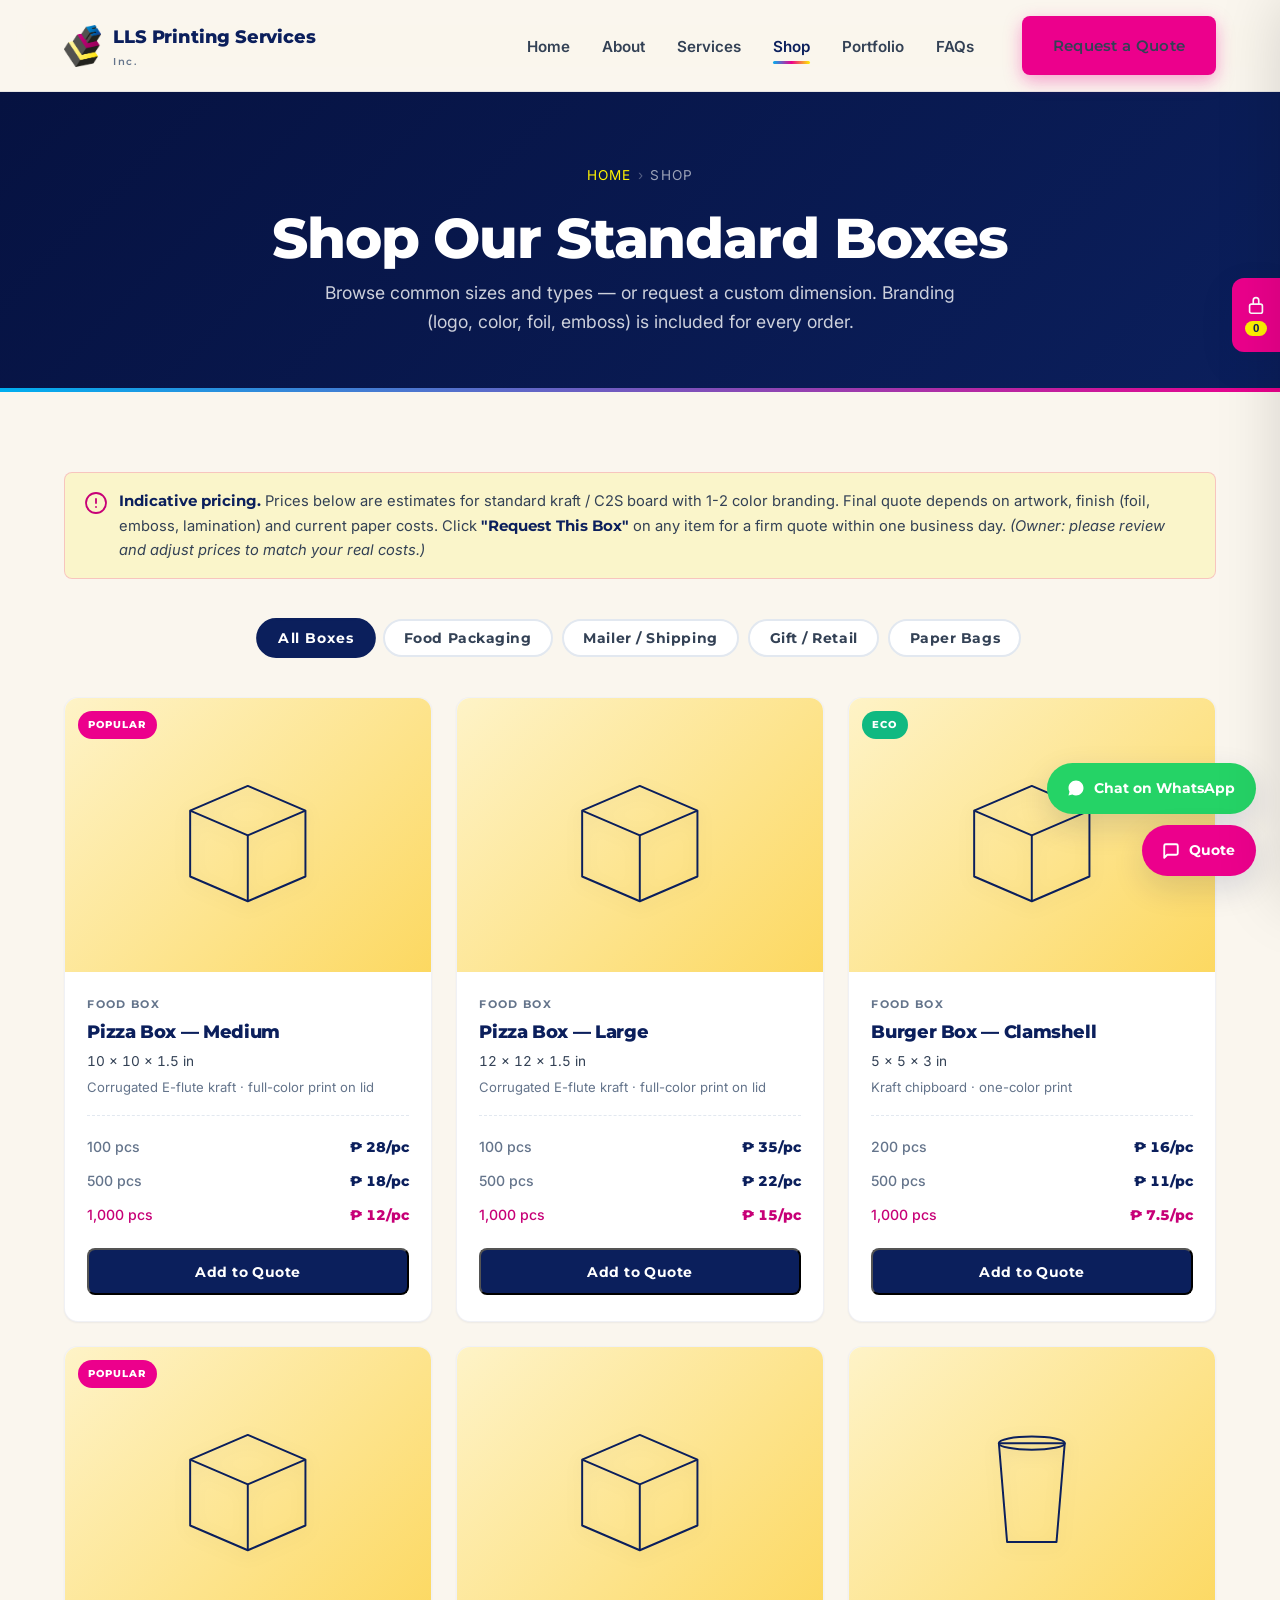
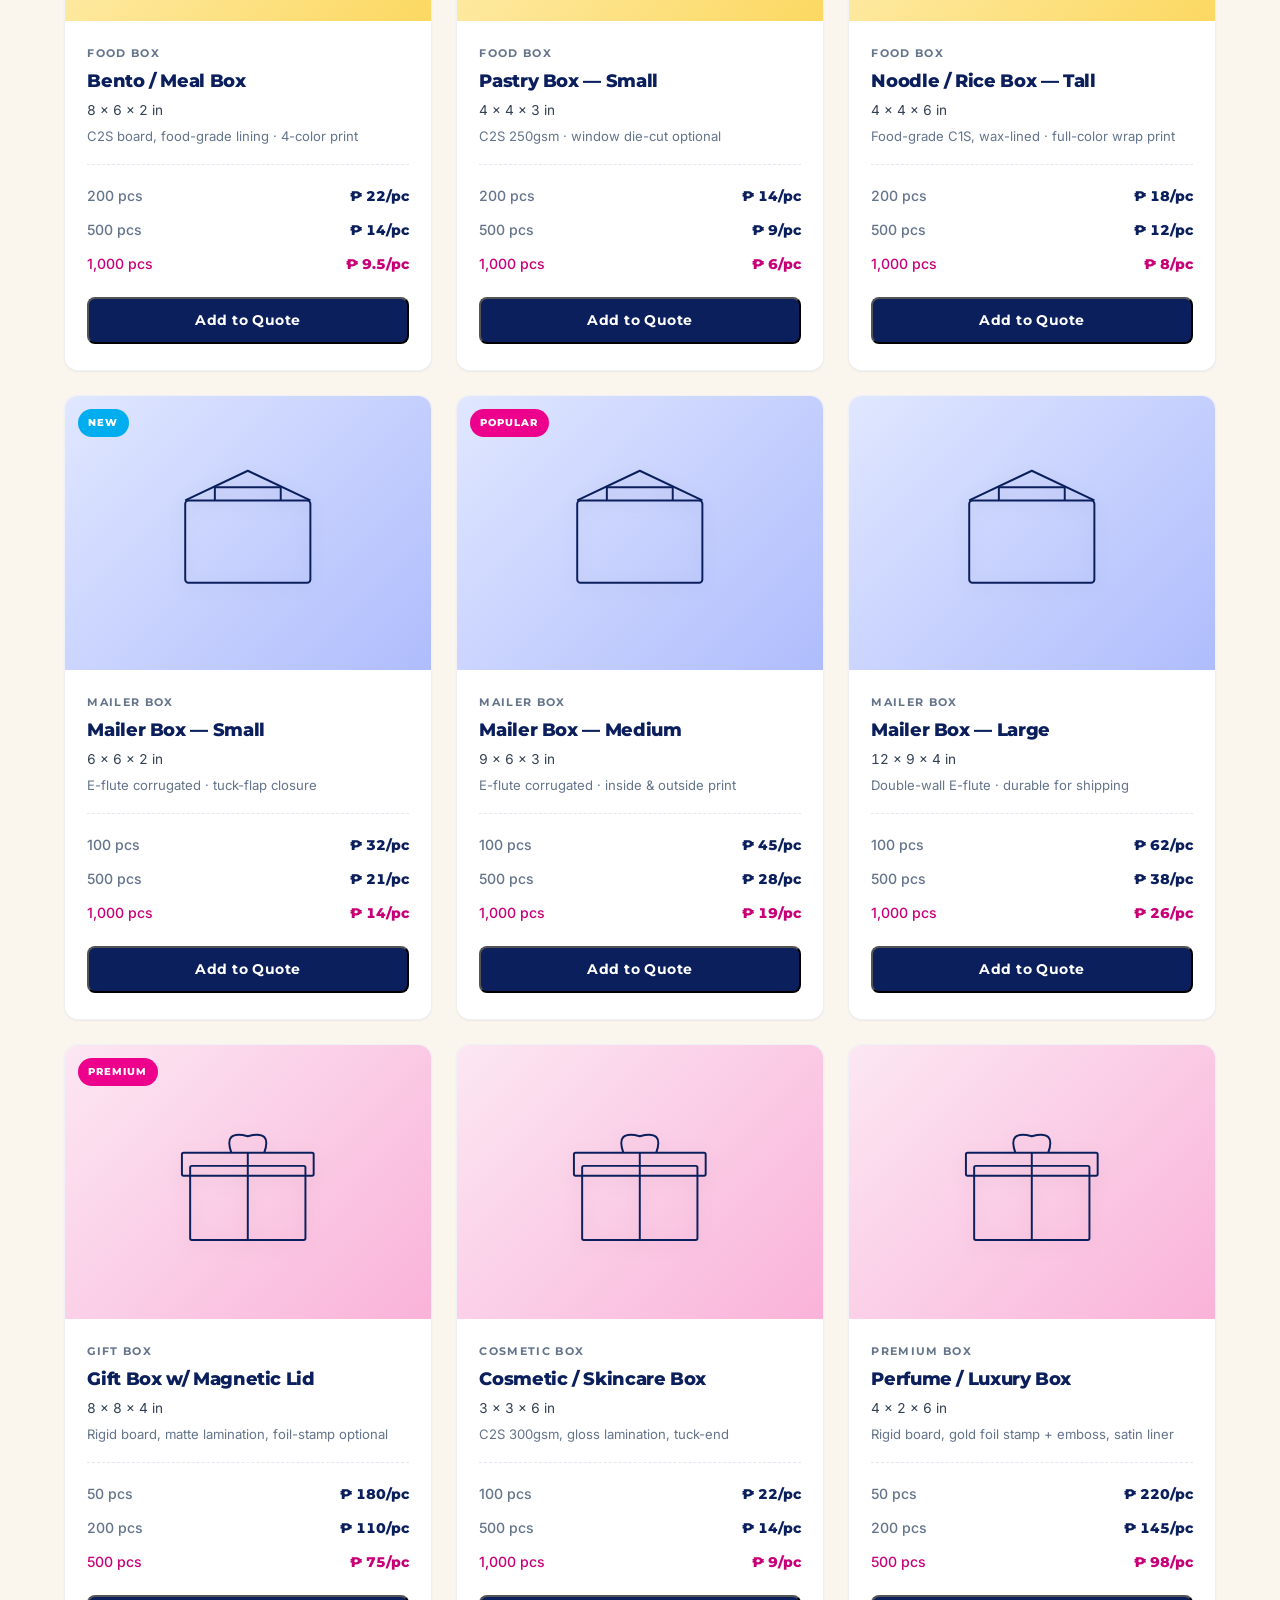
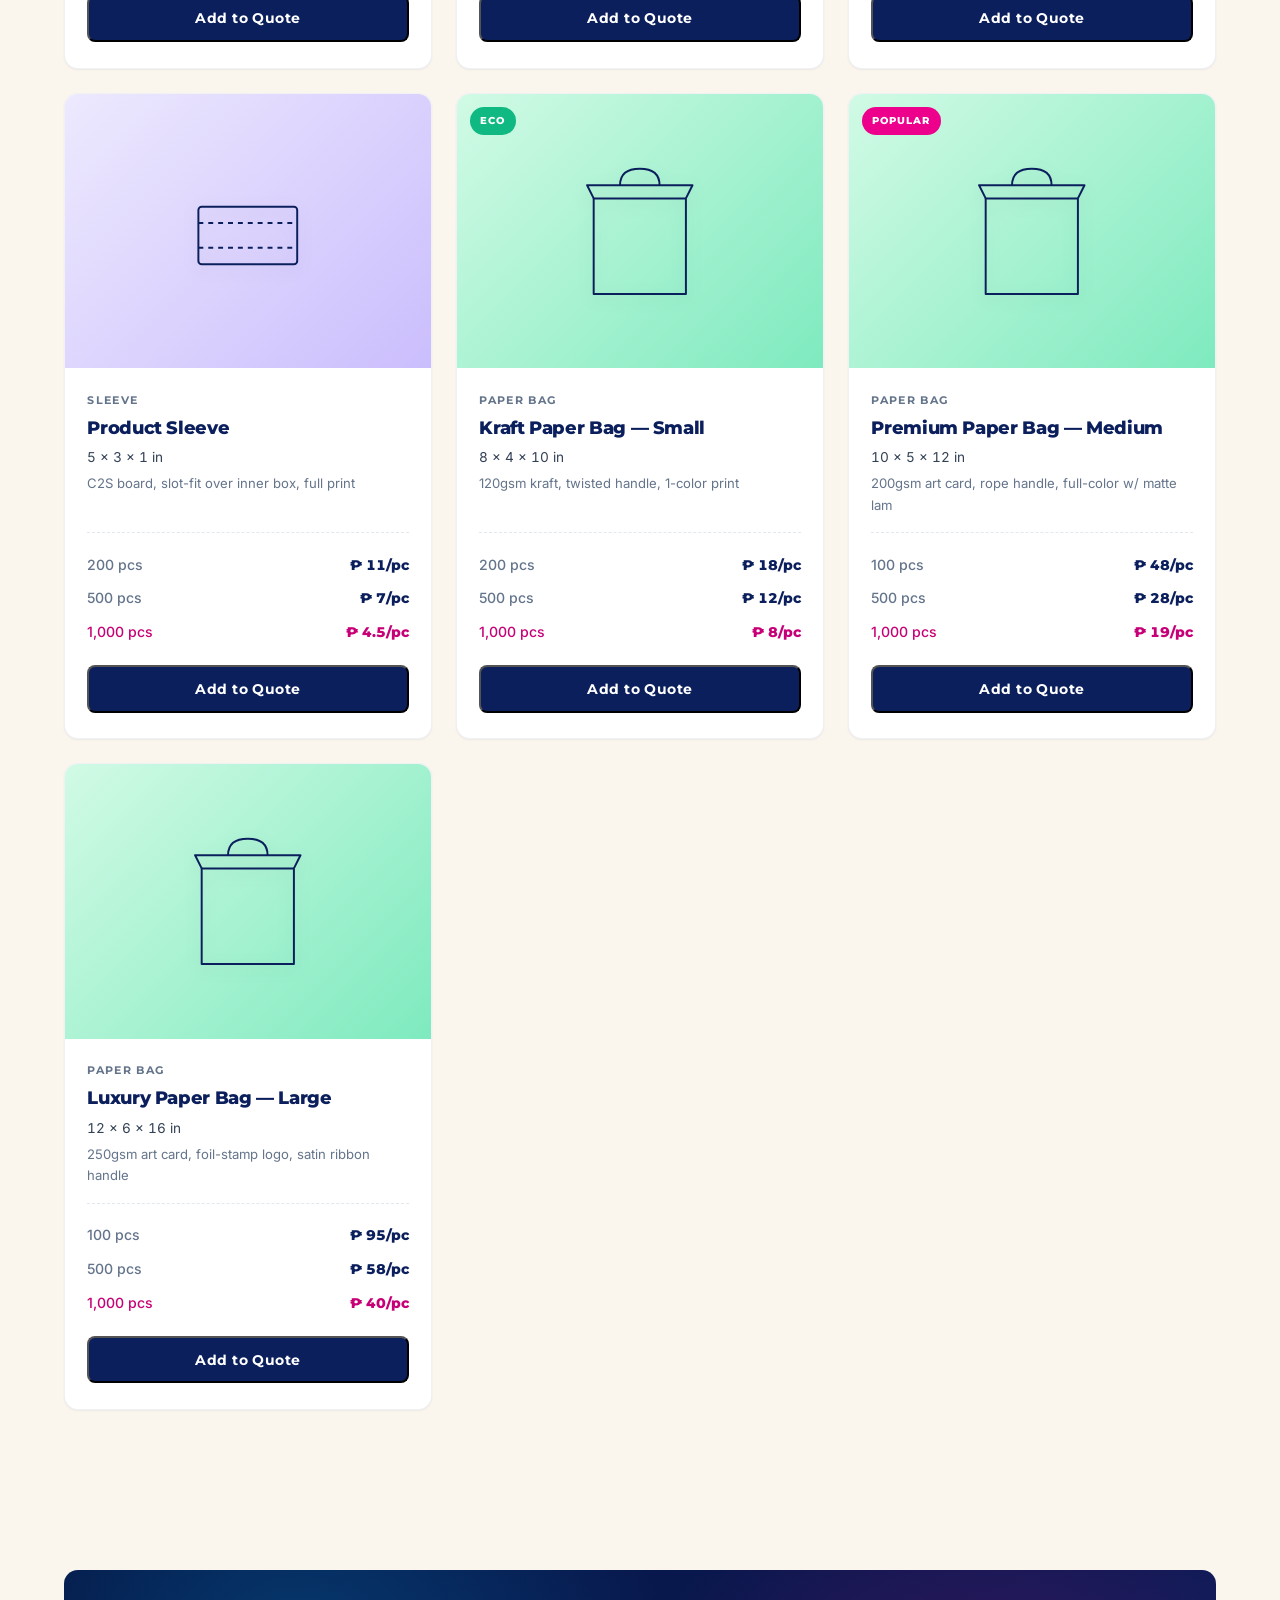
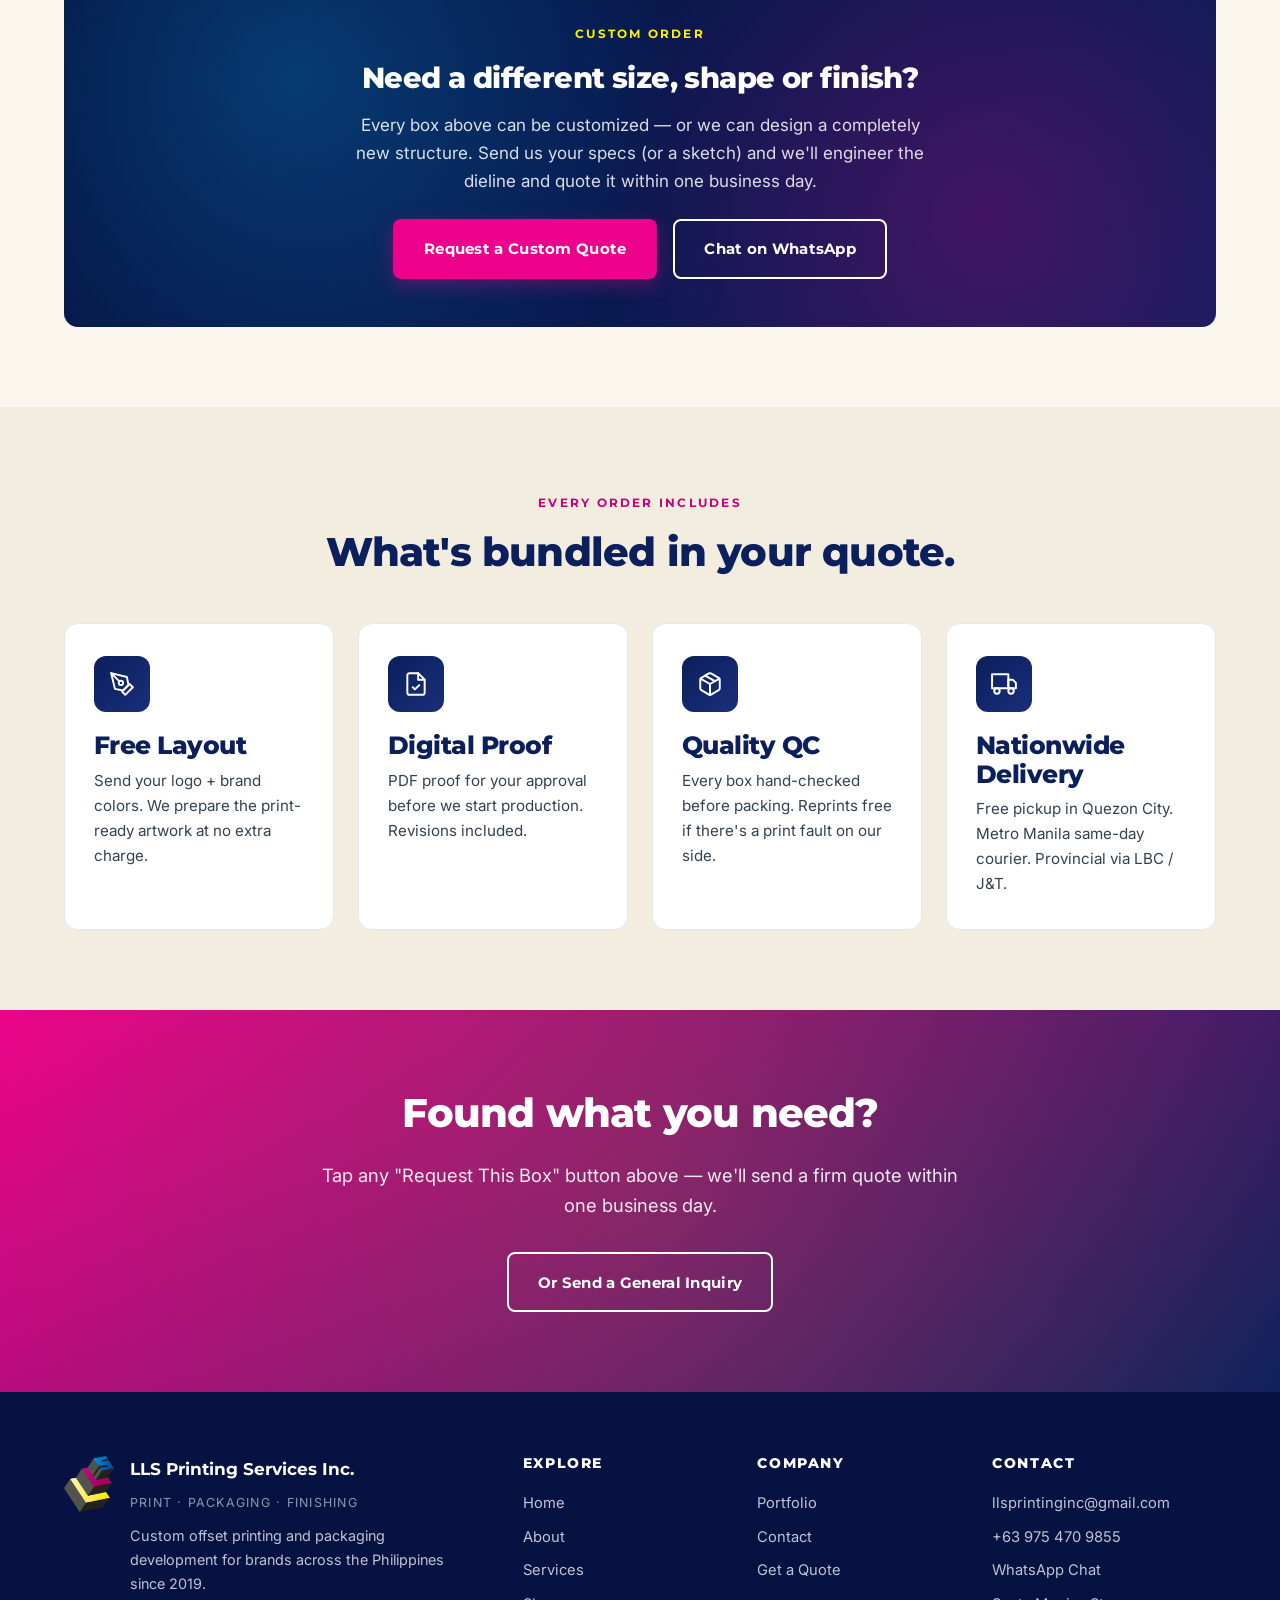
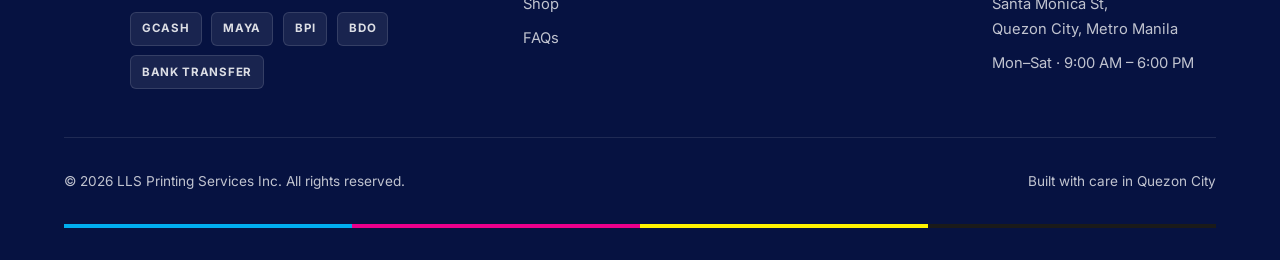
<file: shop.html>
<!doctype html>
<html lang="en">
<head>
<meta charset="utf-8" />
<meta name="viewport" content="width=device-width, initial-scale=1" />
<title>Shop Boxes & Packaging — LLS Printing Services Inc.</title>
<meta name="description" content="Browse standard food boxes, mailer boxes, gift boxes and paper bags from LLS Printing Services Inc. Custom sizes and branding available on request." />
<meta name="theme-color" content="#0b1f5c" />
<link rel="icon" type="image/png" href="assets/img/logo.png" />
<link rel="preconnect" href="https://fonts.googleapis.com" />
<link rel="preconnect" href="https://fonts.gstatic.com" crossorigin />
<link href="https://fonts.googleapis.com/css2?family=Inter:wght@400;500;600;700&family=Montserrat:wght@600;700;800;900&display=swap" rel="stylesheet" />
<link rel="stylesheet" href="assets/css/style.css" />

<!-- Reusable SVG box icons (defined once, referenced via <use>) -->
<svg xmlns="http://www.w3.org/2000/svg" style="display:none;">
  <defs>
    <symbol id="box-food" viewBox="0 0 100 100">
      <path d="M15 35 L50 20 L85 35 L85 75 L50 90 L15 75 Z" stroke-linejoin="round"/>
      <path d="M15 35 L50 50 L85 35" stroke-linejoin="round"/>
      <path d="M50 50 L50 90" stroke-linejoin="round"/>
    </symbol>
    <symbol id="box-mailer" viewBox="0 0 100 100">
      <rect x="12" y="30" width="76" height="50" rx="2"/>
      <path d="M12 30 L50 12 L88 30" stroke-linejoin="round"/>
      <path d="M30 30 L30 22 L70 22 L70 30" stroke-linejoin="round"/>
    </symbol>
    <symbol id="box-gift" viewBox="0 0 100 100">
      <rect x="15" y="40" width="70" height="45" rx="1"/>
      <rect x="10" y="32" width="80" height="14" rx="1"/>
      <line x1="50" y1="32" x2="50" y2="85"/>
      <path d="M40 32 Q35 18 50 22 Q65 18 60 32" stroke-linejoin="round" fill="none"/>
    </symbol>
    <symbol id="box-bag" viewBox="0 0 100 100">
      <path d="M22 30 L22 88 L78 88 L78 30 Z" stroke-linejoin="round"/>
      <path d="M22 30 L18 22 L82 22 L78 30" stroke-linejoin="round"/>
      <path d="M38 22 Q38 12 50 12 Q62 12 62 22" fill="none" stroke-linejoin="round"/>
    </symbol>
    <symbol id="box-sleeve" viewBox="0 0 100 100">
      <rect x="20" y="35" width="60" height="35" rx="2"/>
      <path d="M20 45 L80 45" stroke-dasharray="3 3"/>
      <path d="M20 60 L80 60" stroke-dasharray="3 3"/>
    </symbol>
    <symbol id="box-cup" viewBox="0 0 100 100">
      <path d="M30 25 L70 25 L65 85 L35 85 Z" stroke-linejoin="round"/>
      <ellipse cx="50" cy="25" rx="20" ry="4"/>
    </symbol>
  </defs>
</svg>
</head>
<body>

<header class="site-header">
  <nav class="nav">
    <a href="index.html" class="brand">
      <img src="assets/img/logo.png" alt="LLS Printing Services Inc." />
      <span class="brand-text">LLS Printing Services<small>Inc.</small></span>
    </a>
    <button class="nav-toggle" aria-label="Toggle menu"><span></span><span></span><span></span></button>
    <ul class="nav-links">
      <li><a href="index.html">Home</a></li>
      <li><a href="about.html">About</a></li>
      <li><a href="services.html">Services</a></li>
      <li><a href="shop.html">Shop</a></li>
      <li><a href="portfolio.html">Portfolio</a></li>
      <li><a href="faqs.html">FAQs</a></li>
      <li class="nav-cta"><a href="contact.html" class="btn btn-primary">Request a Quote</a></li>
    </ul>
  </nav>
</header>

<section class="page-hero">
  <div class="container">
    <div class="breadcrumbs"><a href="index.html">Home</a><span class="sep">&rsaquo;</span>Shop</div>
    <h1>Shop Our Standard Boxes</h1>
    <p>Browse common sizes and types &mdash; or request a custom dimension. Branding (logo, color, foil, emboss) is included for every order.</p>
  </div>
</section>

<section>
  <div class="container">

    <!-- DISCLAIMER -->
    <div class="price-disclaimer reveal">
      <svg class="icon-svg" viewBox="0 0 24 24" fill="none" stroke="currentColor" stroke-width="1.8" stroke-linecap="round" stroke-linejoin="round"><circle cx="12" cy="12" r="10"/><line x1="12" y1="8" x2="12" y2="12"/><line x1="12" y1="16" x2="12.01" y2="16"/></svg>
      <span><strong>Indicative pricing.</strong> Prices below are estimates for standard kraft / C2S board with 1-2 color branding. Final quote depends on artwork, finish (foil, emboss, lamination) and current paper costs. Click <strong>"Request This Box"</strong> on any item for a firm quote within one business day. <em>(Owner: please review and adjust prices to match your real costs.)</em></span>
    </div>

    <!-- FILTERS -->
    <div class="filter-chips reveal">
      <button class="filter-chip active" data-filter="all">All Boxes</button>
      <button class="filter-chip" data-filter="food">Food Packaging</button>
      <button class="filter-chip" data-filter="mailer">Mailer / Shipping</button>
      <button class="filter-chip" data-filter="gift">Gift / Retail</button>
      <button class="filter-chip" data-filter="bag">Paper Bags</button>
    </div>

    <div class="shop-grid">

      <!-- ===== FOOD BOXES ===== -->
      <article class="product reveal" data-category="food">
        <div class="product-visual cat-food">
          <div class="product-badges"><span class="product-badge">Popular</span></div>
          <svg class="product-box-icon"><use href="#box-food"/></svg>
        </div>
        <div class="product-body">
          <p class="product-cat-label">Food Box</p>
          <h3 class="product-name">Pizza Box &mdash; Medium</h3>
          <p class="product-dim">10 &times; 10 &times; 1.5 in</p>
          <p class="product-spec">Corrugated E-flute kraft &middot; full-color print on lid</p>
          <div class="product-tiers">
            <div class="product-tier-row"><span class="qty">100 pcs</span><span class="price">&#8369; 28/pc</span></div>
            <div class="product-tier-row"><span class="qty">500 pcs</span><span class="price">&#8369; 18/pc</span></div>
            <div class="product-tier-row best"><span class="qty">1,000 pcs</span><span class="price">&#8369; 12/pc</span></div>
          </div>
          <button class="product-cta add-to-quote" data-id="pizza-medium" data-name="Pizza Box Medium (10x10x1.5 in)" data-qty="500" data-price="18">Add to Quote</button>
        </div>
      </article>

      <article class="product reveal" data-category="food">
        <div class="product-visual cat-food">
          <svg class="product-box-icon"><use href="#box-food"/></svg>
        </div>
        <div class="product-body">
          <p class="product-cat-label">Food Box</p>
          <h3 class="product-name">Pizza Box &mdash; Large</h3>
          <p class="product-dim">12 &times; 12 &times; 1.5 in</p>
          <p class="product-spec">Corrugated E-flute kraft &middot; full-color print on lid</p>
          <div class="product-tiers">
            <div class="product-tier-row"><span class="qty">100 pcs</span><span class="price">&#8369; 35/pc</span></div>
            <div class="product-tier-row"><span class="qty">500 pcs</span><span class="price">&#8369; 22/pc</span></div>
            <div class="product-tier-row best"><span class="qty">1,000 pcs</span><span class="price">&#8369; 15/pc</span></div>
          </div>
          <button class="product-cta add-to-quote" data-id="pizza-large" data-name="Pizza Box Large (12x12x1.5 in)" data-qty="500" data-price="22">Add to Quote</button>
        </div>
      </article>

      <article class="product reveal" data-category="food">
        <div class="product-visual cat-food">
          <div class="product-badges"><span class="product-badge eco">Eco</span></div>
          <svg class="product-box-icon"><use href="#box-food"/></svg>
        </div>
        <div class="product-body">
          <p class="product-cat-label">Food Box</p>
          <h3 class="product-name">Burger Box &mdash; Clamshell</h3>
          <p class="product-dim">5 &times; 5 &times; 3 in</p>
          <p class="product-spec">Kraft chipboard &middot; one-color print</p>
          <div class="product-tiers">
            <div class="product-tier-row"><span class="qty">200 pcs</span><span class="price">&#8369; 16/pc</span></div>
            <div class="product-tier-row"><span class="qty">500 pcs</span><span class="price">&#8369; 11/pc</span></div>
            <div class="product-tier-row best"><span class="qty">1,000 pcs</span><span class="price">&#8369; 7.5/pc</span></div>
          </div>
          <button class="product-cta add-to-quote" data-id="burger-box" data-name="Burger Box Clamshell (5x5x3 in)" data-qty="500" data-price="11">Add to Quote</button>
        </div>
      </article>

      <article class="product reveal" data-category="food">
        <div class="product-visual cat-food">
          <div class="product-badges"><span class="product-badge">Popular</span></div>
          <svg class="product-box-icon"><use href="#box-food"/></svg>
        </div>
        <div class="product-body">
          <p class="product-cat-label">Food Box</p>
          <h3 class="product-name">Bento / Meal Box</h3>
          <p class="product-dim">8 &times; 6 &times; 2 in</p>
          <p class="product-spec">C2S board, food-grade lining &middot; 4-color print</p>
          <div class="product-tiers">
            <div class="product-tier-row"><span class="qty">200 pcs</span><span class="price">&#8369; 22/pc</span></div>
            <div class="product-tier-row"><span class="qty">500 pcs</span><span class="price">&#8369; 14/pc</span></div>
            <div class="product-tier-row best"><span class="qty">1,000 pcs</span><span class="price">&#8369; 9.5/pc</span></div>
          </div>
          <button class="product-cta add-to-quote" data-id="bento-box" data-name="Bento Meal Box (8x6x2 in)" data-qty="500" data-price="14">Add to Quote</button>
        </div>
      </article>

      <article class="product reveal" data-category="food">
        <div class="product-visual cat-food">
          <svg class="product-box-icon"><use href="#box-food"/></svg>
        </div>
        <div class="product-body">
          <p class="product-cat-label">Food Box</p>
          <h3 class="product-name">Pastry Box &mdash; Small</h3>
          <p class="product-dim">4 &times; 4 &times; 3 in</p>
          <p class="product-spec">C2S 250gsm &middot; window die-cut optional</p>
          <div class="product-tiers">
            <div class="product-tier-row"><span class="qty">200 pcs</span><span class="price">&#8369; 14/pc</span></div>
            <div class="product-tier-row"><span class="qty">500 pcs</span><span class="price">&#8369; 9/pc</span></div>
            <div class="product-tier-row best"><span class="qty">1,000 pcs</span><span class="price">&#8369; 6/pc</span></div>
          </div>
          <button class="product-cta add-to-quote" data-id="pastry-small" data-name="Pastry Box Small (4x4x3 in)" data-qty="500" data-price="9">Add to Quote</button>
        </div>
      </article>

      <article class="product reveal" data-category="food">
        <div class="product-visual cat-food">
          <svg class="product-box-icon"><use href="#box-cup"/></svg>
        </div>
        <div class="product-body">
          <p class="product-cat-label">Food Box</p>
          <h3 class="product-name">Noodle / Rice Box &mdash; Tall</h3>
          <p class="product-dim">4 &times; 4 &times; 6 in</p>
          <p class="product-spec">Food-grade C1S, wax-lined &middot; full-color wrap print</p>
          <div class="product-tiers">
            <div class="product-tier-row"><span class="qty">200 pcs</span><span class="price">&#8369; 18/pc</span></div>
            <div class="product-tier-row"><span class="qty">500 pcs</span><span class="price">&#8369; 12/pc</span></div>
            <div class="product-tier-row best"><span class="qty">1,000 pcs</span><span class="price">&#8369; 8/pc</span></div>
          </div>
          <button class="product-cta add-to-quote" data-id="noodle-box" data-name="Noodle Rice Box Tall (4x4x6 in)" data-qty="500" data-price="12">Add to Quote</button>
        </div>
      </article>

      <!-- ===== MAILER BOXES ===== -->
      <article class="product reveal" data-category="mailer">
        <div class="product-visual cat-mailer">
          <div class="product-badges"><span class="product-badge new">New</span></div>
          <svg class="product-box-icon"><use href="#box-mailer"/></svg>
        </div>
        <div class="product-body">
          <p class="product-cat-label">Mailer Box</p>
          <h3 class="product-name">Mailer Box &mdash; Small</h3>
          <p class="product-dim">6 &times; 6 &times; 2 in</p>
          <p class="product-spec">E-flute corrugated &middot; tuck-flap closure</p>
          <div class="product-tiers">
            <div class="product-tier-row"><span class="qty">100 pcs</span><span class="price">&#8369; 32/pc</span></div>
            <div class="product-tier-row"><span class="qty">500 pcs</span><span class="price">&#8369; 21/pc</span></div>
            <div class="product-tier-row best"><span class="qty">1,000 pcs</span><span class="price">&#8369; 14/pc</span></div>
          </div>
          <button class="product-cta add-to-quote" data-id="mailer-small" data-name="Mailer Box Small (6x6x2 in)" data-qty="500" data-price="21">Add to Quote</button>
        </div>
      </article>

      <article class="product reveal" data-category="mailer">
        <div class="product-visual cat-mailer">
          <div class="product-badges"><span class="product-badge">Popular</span></div>
          <svg class="product-box-icon"><use href="#box-mailer"/></svg>
        </div>
        <div class="product-body">
          <p class="product-cat-label">Mailer Box</p>
          <h3 class="product-name">Mailer Box &mdash; Medium</h3>
          <p class="product-dim">9 &times; 6 &times; 3 in</p>
          <p class="product-spec">E-flute corrugated &middot; inside &amp; outside print</p>
          <div class="product-tiers">
            <div class="product-tier-row"><span class="qty">100 pcs</span><span class="price">&#8369; 45/pc</span></div>
            <div class="product-tier-row"><span class="qty">500 pcs</span><span class="price">&#8369; 28/pc</span></div>
            <div class="product-tier-row best"><span class="qty">1,000 pcs</span><span class="price">&#8369; 19/pc</span></div>
          </div>
          <button class="product-cta add-to-quote" data-id="mailer-medium" data-name="Mailer Box Medium (9x6x3 in)" data-qty="500" data-price="28">Add to Quote</button>
        </div>
      </article>

      <article class="product reveal" data-category="mailer">
        <div class="product-visual cat-mailer">
          <svg class="product-box-icon"><use href="#box-mailer"/></svg>
        </div>
        <div class="product-body">
          <p class="product-cat-label">Mailer Box</p>
          <h3 class="product-name">Mailer Box &mdash; Large</h3>
          <p class="product-dim">12 &times; 9 &times; 4 in</p>
          <p class="product-spec">Double-wall E-flute &middot; durable for shipping</p>
          <div class="product-tiers">
            <div class="product-tier-row"><span class="qty">100 pcs</span><span class="price">&#8369; 62/pc</span></div>
            <div class="product-tier-row"><span class="qty">500 pcs</span><span class="price">&#8369; 38/pc</span></div>
            <div class="product-tier-row best"><span class="qty">1,000 pcs</span><span class="price">&#8369; 26/pc</span></div>
          </div>
          <button class="product-cta add-to-quote" data-id="mailer-large" data-name="Mailer Box Large (12x9x4 in)" data-qty="500" data-price="38">Add to Quote</button>
        </div>
      </article>

      <!-- ===== GIFT / RETAIL ===== -->
      <article class="product reveal" data-category="gift">
        <div class="product-visual cat-gift">
          <div class="product-badges"><span class="product-badge">Premium</span></div>
          <svg class="product-box-icon"><use href="#box-gift"/></svg>
        </div>
        <div class="product-body">
          <p class="product-cat-label">Gift Box</p>
          <h3 class="product-name">Gift Box w/ Magnetic Lid</h3>
          <p class="product-dim">8 &times; 8 &times; 4 in</p>
          <p class="product-spec">Rigid board, matte lamination, foil-stamp optional</p>
          <div class="product-tiers">
            <div class="product-tier-row"><span class="qty">50 pcs</span><span class="price">&#8369; 180/pc</span></div>
            <div class="product-tier-row"><span class="qty">200 pcs</span><span class="price">&#8369; 110/pc</span></div>
            <div class="product-tier-row best"><span class="qty">500 pcs</span><span class="price">&#8369; 75/pc</span></div>
          </div>
          <button class="product-cta add-to-quote" data-id="gift-magnetic" data-name="Gift Box Magnetic Lid (8x8x4 in)" data-qty="200" data-price="110">Add to Quote</button>
        </div>
      </article>

      <article class="product reveal" data-category="gift">
        <div class="product-visual cat-gift">
          <svg class="product-box-icon"><use href="#box-gift"/></svg>
        </div>
        <div class="product-body">
          <p class="product-cat-label">Cosmetic Box</p>
          <h3 class="product-name">Cosmetic / Skincare Box</h3>
          <p class="product-dim">3 &times; 3 &times; 6 in</p>
          <p class="product-spec">C2S 300gsm, gloss lamination, tuck-end</p>
          <div class="product-tiers">
            <div class="product-tier-row"><span class="qty">100 pcs</span><span class="price">&#8369; 22/pc</span></div>
            <div class="product-tier-row"><span class="qty">500 pcs</span><span class="price">&#8369; 14/pc</span></div>
            <div class="product-tier-row best"><span class="qty">1,000 pcs</span><span class="price">&#8369; 9/pc</span></div>
          </div>
          <button class="product-cta add-to-quote" data-id="cosmetic-box" data-name="Cosmetic Skincare Box (3x3x6 in)" data-qty="500" data-price="14">Add to Quote</button>
        </div>
      </article>

      <article class="product reveal" data-category="gift">
        <div class="product-visual cat-gift">
          <svg class="product-box-icon"><use href="#box-gift"/></svg>
        </div>
        <div class="product-body">
          <p class="product-cat-label">Premium Box</p>
          <h3 class="product-name">Perfume / Luxury Box</h3>
          <p class="product-dim">4 &times; 2 &times; 6 in</p>
          <p class="product-spec">Rigid board, gold foil stamp + emboss, satin liner</p>
          <div class="product-tiers">
            <div class="product-tier-row"><span class="qty">50 pcs</span><span class="price">&#8369; 220/pc</span></div>
            <div class="product-tier-row"><span class="qty">200 pcs</span><span class="price">&#8369; 145/pc</span></div>
            <div class="product-tier-row best"><span class="qty">500 pcs</span><span class="price">&#8369; 98/pc</span></div>
          </div>
          <button class="product-cta add-to-quote" data-id="perfume-box" data-name="Perfume Luxury Box (4x2x6 in)" data-qty="200" data-price="145">Add to Quote</button>
        </div>
      </article>

      <article class="product reveal" data-category="gift">
        <div class="product-visual cat-sleeve">
          <svg class="product-box-icon"><use href="#box-sleeve"/></svg>
        </div>
        <div class="product-body">
          <p class="product-cat-label">Sleeve</p>
          <h3 class="product-name">Product Sleeve</h3>
          <p class="product-dim">5 &times; 3 &times; 1 in</p>
          <p class="product-spec">C2S board, slot-fit over inner box, full print</p>
          <div class="product-tiers">
            <div class="product-tier-row"><span class="qty">200 pcs</span><span class="price">&#8369; 11/pc</span></div>
            <div class="product-tier-row"><span class="qty">500 pcs</span><span class="price">&#8369; 7/pc</span></div>
            <div class="product-tier-row best"><span class="qty">1,000 pcs</span><span class="price">&#8369; 4.5/pc</span></div>
          </div>
          <button class="product-cta add-to-quote" data-id="sleeve" data-name="Product Sleeve (5x3x1 in)" data-qty="500" data-price="7">Add to Quote</button>
        </div>
      </article>

      <!-- ===== PAPER BAGS ===== -->
      <article class="product reveal" data-category="bag">
        <div class="product-visual cat-bag">
          <div class="product-badges"><span class="product-badge eco">Eco</span></div>
          <svg class="product-box-icon"><use href="#box-bag"/></svg>
        </div>
        <div class="product-body">
          <p class="product-cat-label">Paper Bag</p>
          <h3 class="product-name">Kraft Paper Bag &mdash; Small</h3>
          <p class="product-dim">8 &times; 4 &times; 10 in</p>
          <p class="product-spec">120gsm kraft, twisted handle, 1-color print</p>
          <div class="product-tiers">
            <div class="product-tier-row"><span class="qty">200 pcs</span><span class="price">&#8369; 18/pc</span></div>
            <div class="product-tier-row"><span class="qty">500 pcs</span><span class="price">&#8369; 12/pc</span></div>
            <div class="product-tier-row best"><span class="qty">1,000 pcs</span><span class="price">&#8369; 8/pc</span></div>
          </div>
          <button class="product-cta add-to-quote" data-id="bag-small" data-name="Kraft Paper Bag Small (8x4x10 in)" data-qty="500" data-price="12">Add to Quote</button>
        </div>
      </article>

      <article class="product reveal" data-category="bag">
        <div class="product-visual cat-bag">
          <div class="product-badges"><span class="product-badge">Popular</span></div>
          <svg class="product-box-icon"><use href="#box-bag"/></svg>
        </div>
        <div class="product-body">
          <p class="product-cat-label">Paper Bag</p>
          <h3 class="product-name">Premium Paper Bag &mdash; Medium</h3>
          <p class="product-dim">10 &times; 5 &times; 12 in</p>
          <p class="product-spec">200gsm art card, rope handle, full-color w/ matte lam</p>
          <div class="product-tiers">
            <div class="product-tier-row"><span class="qty">100 pcs</span><span class="price">&#8369; 48/pc</span></div>
            <div class="product-tier-row"><span class="qty">500 pcs</span><span class="price">&#8369; 28/pc</span></div>
            <div class="product-tier-row best"><span class="qty">1,000 pcs</span><span class="price">&#8369; 19/pc</span></div>
          </div>
          <button class="product-cta add-to-quote" data-id="bag-medium" data-name="Premium Paper Bag Medium (10x5x12 in)" data-qty="500" data-price="28">Add to Quote</button>
        </div>
      </article>

      <article class="product reveal" data-category="bag">
        <div class="product-visual cat-bag">
          <svg class="product-box-icon"><use href="#box-bag"/></svg>
        </div>
        <div class="product-body">
          <p class="product-cat-label">Paper Bag</p>
          <h3 class="product-name">Luxury Paper Bag &mdash; Large</h3>
          <p class="product-dim">12 &times; 6 &times; 16 in</p>
          <p class="product-spec">250gsm art card, foil-stamp logo, satin ribbon handle</p>
          <div class="product-tiers">
            <div class="product-tier-row"><span class="qty">100 pcs</span><span class="price">&#8369; 95/pc</span></div>
            <div class="product-tier-row"><span class="qty">500 pcs</span><span class="price">&#8369; 58/pc</span></div>
            <div class="product-tier-row best"><span class="qty">1,000 pcs</span><span class="price">&#8369; 40/pc</span></div>
          </div>
          <button class="product-cta add-to-quote" data-id="bag-large" data-name="Luxury Paper Bag Large (12x6x16 in)" data-qty="500" data-price="58">Add to Quote</button>
        </div>
      </article>

    </div>

  </div>
</section>

<!-- CUSTOM ORDER CALLOUT -->
<section>
  <div class="container">
    <div class="custom-callout reveal">
      <span class="eyebrow" style="color:var(--yellow);">Custom Order</span>
      <h3>Need a different size, shape or finish?</h3>
      <p>Every box above can be customized &mdash; or we can design a completely new structure. Send us your specs (or a sketch) and we'll engineer the dieline and quote it within one business day.</p>
      <div style="display:flex;gap:1rem;justify-content:center;flex-wrap:wrap;">
        <a href="contact.html?product=Custom+Box+%E2%80%94+Please+describe+below" class="btn btn-primary">Request a Custom Quote</a>
        <a href="https://wa.me/639754709855?text=Hi%20LLS%20Printing%2C%20I%27d%20like%20a%20custom%20box%20quote." target="_blank" rel="noopener" class="btn btn-secondary">Chat on WhatsApp</a>
      </div>
    </div>
  </div>
</section>

<!-- WHAT'S INCLUDED -->
<section class="band-gray">
  <div class="container">
    <div class="section-title reveal" style="text-align:center;margin-left:auto;margin-right:auto;">
      <span class="eyebrow">Every Order Includes</span>
      <h2>What's bundled in your quote.</h2>
    </div>
    <div class="services-grid">
      <div class="service-card reveal">
        <div class="service-icon">
          <svg class="icon-svg" viewBox="0 0 24 24" fill="none" stroke="currentColor" stroke-width="1.8" stroke-linecap="round" stroke-linejoin="round"><path d="M12 19l7-7 3 3-7 7-3-3z"/><path d="M18 13l-1.5-7.5L2 2l3.5 14.5L13 18z"/><line x1="2" y1="2" x2="9.586" y2="9.586"/><circle cx="11" cy="11" r="2"/></svg>
        </div>
        <h3>Free Layout</h3>
        <p>Send your logo + brand colors. We prepare the print-ready artwork at no extra charge.</p>
      </div>
      <div class="service-card reveal">
        <div class="service-icon">
          <svg class="icon-svg" viewBox="0 0 24 24" fill="none" stroke="currentColor" stroke-width="1.8" stroke-linecap="round" stroke-linejoin="round"><path d="M14 2H6a2 2 0 0 0-2 2v16a2 2 0 0 0 2 2h12a2 2 0 0 0 2-2V8z"/><polyline points="14 2 14 8 20 8"/><polyline points="9 15 11 17 15 13"/></svg>
        </div>
        <h3>Digital Proof</h3>
        <p>PDF proof for your approval before we start production. Revisions included.</p>
      </div>
      <div class="service-card reveal">
        <div class="service-icon">
          <svg class="icon-svg" viewBox="0 0 24 24" fill="none" stroke="currentColor" stroke-width="1.8" stroke-linecap="round" stroke-linejoin="round"><path d="M16.5 9.4l-9-5.19"/><path d="M21 16V8a2 2 0 0 0-1-1.73l-7-4a2 2 0 0 0-2 0l-7 4A2 2 0 0 0 3 8v8a2 2 0 0 0 1 1.73l7 4a2 2 0 0 0 2 0l7-4A2 2 0 0 0 21 16z"/><polyline points="3.27 6.96 12 12.01 20.73 6.96"/><line x1="12" y1="22.08" x2="12" y2="12"/></svg>
        </div>
        <h3>Quality QC</h3>
        <p>Every box hand-checked before packing. Reprints free if there's a print fault on our side.</p>
      </div>
      <div class="service-card reveal">
        <div class="service-icon">
          <svg class="icon-svg" viewBox="0 0 24 24" fill="none" stroke="currentColor" stroke-width="1.8" stroke-linecap="round" stroke-linejoin="round"><rect x="1" y="3" width="15" height="13"/><polygon points="16 8 20 8 23 11 23 16 16 16 16 8"/><circle cx="5.5" cy="18.5" r="2.5"/><circle cx="18.5" cy="18.5" r="2.5"/></svg>
        </div>
        <h3>Nationwide Delivery</h3>
        <p>Free pickup in Quezon City. Metro Manila same-day courier. Provincial via LBC / J&amp;T.</p>
      </div>
    </div>
  </div>
</section>

<section class="band-cta">
  <div class="container reveal">
    <h2>Found what you need?</h2>
    <p>Tap any "Request This Box" button above &mdash; we'll send a firm quote within one business day.</p>
    <a href="contact.html" class="btn btn-secondary">Or Send a General Inquiry</a>
  </div>
</section>

<footer class="site-footer">
  <div class="container">
    <div class="footer-grid-v2">
      <div class="footer-brand">
        <img loading="lazy" src="assets/img/logo.png" alt="LLS Printing" />
        <div>
          <strong>LLS Printing Services Inc.</strong>
          <span style="font-size:0.78rem;letter-spacing:0.1em;text-transform:uppercase;color:rgba(255,255,255,0.55);">Print &middot; Packaging &middot; Finishing</span>
          <p>Custom offset printing and packaging development for brands across the Philippines since 2019.</p>
          <div class="payment-methods">
            <span>GCash</span><span>Maya</span><span>BPI</span><span>BDO</span><span>Bank Transfer</span>
          </div>
        </div>
      </div>
      <div><h4>Explore</h4><ul><li><a href="index.html">Home</a></li><li><a href="about.html">About</a></li><li><a href="services.html">Services</a></li><li><a href="shop.html">Shop</a></li><li><a href="faqs.html">FAQs</a></li></ul></div>
      <div><h4>Company</h4><ul><li><a href="portfolio.html">Portfolio</a></li><li><a href="contact.html">Contact</a></li><li><a href="contact.html">Get a Quote</a></li></ul></div>
      <div><h4>Contact</h4><ul><li><a href="mailto:llsprintinginc@gmail.com">llsprintinginc@gmail.com</a></li><li><a href="tel:+639754709855">+63 975 470 9855</a></li><li><a href="https://wa.me/639754709855" target="_blank" rel="noopener">WhatsApp Chat</a></li><li>Santa Monica St,<br />Quezon City, Metro Manila</li><li>Mon&ndash;Sat &middot; 9:00 AM &ndash; 6:00 PM</li></ul></div>
    </div>
    <div class="footer-bottom">
      <span>&copy; <span id="yr"></span> LLS Printing Services Inc. All rights reserved.</span>
      <span>Built with care in Quezon City</span>
    </div>
    <div class="cmyk-strip"><span class="c"></span><span class="m"></span><span class="y"></span><span class="k"></span></div>
  </div>
</footer>

<div class="float-stack">
  <a href="https://wa.me/639754709855?text=Hi%20LLS%20Printing%2C%20I%27d%20like%20to%20request%20a%20quote." target="_blank" rel="noopener" class="float-cta float-whatsapp">
    <svg viewBox="0 0 24 24" fill="currentColor"><path d="M17.5 14.4c-.3-.1-1.7-.8-2-.9-.3-.1-.5-.2-.7.2-.2.3-.7.9-.9 1.1-.2.2-.3.2-.6.1-.3-.1-1.3-.5-2.4-1.5-.9-.8-1.5-1.8-1.7-2.1-.2-.3 0-.5.1-.6.1-.1.3-.3.4-.5.1-.2.2-.3.3-.5.1-.2 0-.4 0-.5 0-.1-.7-1.6-.9-2.2-.2-.6-.5-.5-.7-.5h-.6c-.2 0-.5.1-.8.4-.3.3-1 1-1 2.5s1.1 2.9 1.2 3.1c.1.2 2.1 3.2 5 4.5.7.3 1.3.5 1.7.6.7.2 1.4.2 1.9.1.6-.1 1.7-.7 2-1.4.2-.6.2-1.2.2-1.4-.1-.1-.3-.2-.5-.3zM12 2C6.5 2 2 6.5 2 12c0 1.8.5 3.5 1.3 5L2 22l5.1-1.3c1.5.8 3.1 1.2 4.9 1.2 5.5 0 10-4.5 10-10S17.5 2 12 2z"/></svg>
    Chat on WhatsApp
  </a>
  <a href="contact.html" class="float-cta float-quote">
    <svg viewBox="0 0 24 24" fill="none" stroke="currentColor" stroke-width="2.5" stroke-linecap="round" stroke-linejoin="round"><path d="M21 15a2 2 0 0 1-2 2H7l-4 4V5a2 2 0 0 1 2-2h14a2 2 0 0 1 2 2z"/></svg>
    Quote
  </a>
</div>

<nav class="mobile-bar" aria-label="Quick contact">
  <div class="mobile-bar-row">
    <a href="tel:+639754709855" class="bar-call">
      <svg class="icon-svg" viewBox="0 0 24 24" fill="none" stroke="currentColor" stroke-width="2" stroke-linecap="round" stroke-linejoin="round"><path d="M22 16.92v3a2 2 0 0 1-2.18 2 19.79 19.79 0 0 1-8.63-3.07 19.5 19.5 0 0 1-6-6 19.79 19.79 0 0 1-3.07-8.67A2 2 0 0 1 4.11 2h3a2 2 0 0 1 2 1.72 12.84 12.84 0 0 0 .7 2.81 2 2 0 0 1-.45 2.11L8.09 9.91a16 16 0 0 0 6 6l1.27-1.27a2 2 0 0 1 2.11-.45 12.84 12.84 0 0 0 2.81.7A2 2 0 0 1 22 16.92z"/></svg>
      Call
    </a>
    <a href="https://wa.me/639754709855" target="_blank" rel="noopener" class="bar-whatsapp">
      <svg class="icon-svg" viewBox="0 0 24 24" fill="currentColor" stroke="none"><path d="M17.5 14.4c-.3-.1-1.7-.8-2-.9-.3-.1-.5-.2-.7.2-.2.3-.7.9-.9 1.1-.2.2-.3.2-.6.1-.3-.1-1.3-.5-2.4-1.5-.9-.8-1.5-1.8-1.7-2.1-.2-.3 0-.5.1-.6.1-.1.3-.3.4-.5.1-.2.2-.3.3-.5.1-.2 0-.4 0-.5 0-.1-.7-1.6-.9-2.2-.2-.6-.5-.5-.7-.5h-.6c-.2 0-.5.1-.8.4-.3.3-1 1-1 2.5s1.1 2.9 1.2 3.1c.1.2 2.1 3.2 5 4.5.7.3 1.3.5 1.7.6.7.2 1.4.2 1.9.1.6-.1 1.7-.7 2-1.4.2-.6.2-1.2.2-1.4-.1-.1-.3-.2-.5-.3zM12 2C6.5 2 2 6.5 2 12c0 1.8.5 3.5 1.3 5L2 22l5.1-1.3c1.5.8 3.1 1.2 4.9 1.2 5.5 0 10-4.5 10-10S17.5 2 12 2z"/></svg>
      WhatsApp
    </a>
    <a href="contact.html" class="bar-quote">
      <svg class="icon-svg" viewBox="0 0 24 24" fill="none" stroke="currentColor" stroke-width="2" stroke-linecap="round" stroke-linejoin="round"><path d="M14 2H6a2 2 0 0 0-2 2v16a2 2 0 0 0 2 2h12a2 2 0 0 0 2-2V8z"/><polyline points="14 2 14 8 20 8"/></svg>
      Get Quote
    </a>
  </div>
</nav>

<!-- QUOTE CART -->
<button id="quote-cart-toggle" class="qc-toggle" aria-label="View quote list">
  <svg class="icon-svg" viewBox="0 0 24 24" fill="none" stroke="currentColor" stroke-width="2"><path d="M9 11V7a3 3 0 0 1 6 0v4"/><rect x="5" y="11" width="14" height="10" rx="2"/></svg>
  <span class="qc-toggle-count">0</span>
</button>
<aside id="quote-cart" class="quote-cart empty" aria-label="Quote cart">
  <header class="qc-head">
    <h3>Your Quote List <span class="qc-count">0</span></h3>
    <button class="qc-close" aria-label="Close">&times;</button>
  </header>
  <ul class="qc-items"></ul>
  <div class="qc-empty">Your list is empty.<br />Tap <strong>"Add to Quote"</strong> on any box.</div>
  <footer class="qc-foot">
    <div class="qc-est"><span>Est. subtotal</span><strong class="qc-total">&#8369;0</strong></div>
    <p class="qc-note">Estimate only. Final pricing confirmed in formal quote.</p>
    <a href="#" id="qc-submit" class="btn btn-primary" style="width:100%;justify-content:center;">Request Quote for All &rarr;</a>
  </footer>
</aside>

<script>document.getElementById('yr').textContent = new Date().getFullYear();</script>
<script src="assets/js/main.js"></script>
</body>
</html>
</file>
<file: assets/css/style.css>
/* ===== LLS Printing Services — Enhanced Design System ===== */
:root {
  --navy: #0b1f5c;
  --navy-dark: #061241;
  --navy-light: #1a2f7a;
  --cyan: #00aeef;
  --magenta: #ec008c;
  --magenta-text: #c70077;
  --magenta-dark: #a80064;
  --yellow: #fff200;
  --black: #1a1a1a;
  --cream: #faf6ee;
  --cream-deep: #f3ede0;
  --gray-50: #f8fafc;
  --gray-100: #f1f5f9;
  --gray-200: #e2e8f0;
  --gray-300: #cbd5e1;
  --gray-500: #64748b;
  --gray-700: #334155;
  --gray-900: #0f172a;
  --white: #ffffff;

  --font-display: 'Montserrat', 'Segoe UI', system-ui, -apple-system, sans-serif;
  --font-body: 'Inter', 'Segoe UI', system-ui, -apple-system, sans-serif;

  --shadow-sm: 0 1px 2px rgba(11, 31, 92, 0.06);
  --shadow: 0 4px 12px rgba(11, 31, 92, 0.08);
  --shadow-lg: 0 12px 32px rgba(11, 31, 92, 0.14);
  --shadow-xl: 0 24px 56px rgba(11, 31, 92, 0.20);

  --radius-sm: 8px;
  --radius: 14px;
  --radius-lg: 22px;

  --container: 1200px;
  --transition: 0.3s cubic-bezier(0.4, 0, 0.2, 1);
  --spring: 0.6s cubic-bezier(0.34, 1.56, 0.64, 1);
}

/* ===== Reset ===== */
*, *::before, *::after { box-sizing: border-box; }
html { scroll-behavior: smooth; -webkit-text-size-adjust: 100%; }
body {
  margin: 0;
  font-family: var(--font-body);
  color: var(--gray-900);
  background: var(--cream);
  line-height: 1.65;
  font-size: 17px;
  -webkit-font-smoothing: antialiased;
  -moz-osx-font-smoothing: grayscale;
  overflow-x: hidden;
}
::selection { background: var(--magenta); color: var(--white); }
::-moz-selection { background: var(--magenta); color: var(--white); }

@media (prefers-reduced-motion: reduce) {
  *, *::before, *::after {
    animation-duration: 0.01ms !important;
    animation-iteration-count: 1 !important;
    transition-duration: 0.01ms !important;
    scroll-behavior: auto !important;
  }
}

@view-transition { navigation: auto; }
::view-transition-old(root), ::view-transition-new(root) { animation-duration: 0.25s; }

img { max-width: 100%; display: block; }
a { color: var(--navy); text-decoration: none; transition: color var(--transition); }
a:hover { color: var(--magenta); }
h1, h2, h3, h4 {
  font-family: var(--font-display);
  font-weight: 800;
  letter-spacing: -0.02em;
  line-height: 1.15;
  color: var(--navy);
  margin: 0 0 0.6em;
}
h1 { font-size: clamp(2rem, 5vw, 3.5rem); }
h2 { font-size: clamp(1.6rem, 3.5vw, 2.5rem); }
h3 { font-size: 1.55rem; }
p { margin: 0 0 1em; }

/* ===== Layout ===== */
.container {
  width: 100%;
  max-width: var(--container);
  margin: 0 auto;
  padding: 0 1.5rem;
}
section { padding: 5rem 0; }
.section-tight { padding: 3rem 0; }
.eyebrow {
  display: inline-block;
  font-family: var(--font-display);
  font-size: 0.78rem;
  font-weight: 700;
  letter-spacing: 0.18em;
  text-transform: uppercase;
  color: var(--magenta-text);
  margin-bottom: 1rem;
}
.section-title { max-width: 720px; margin-bottom: 3rem; }
.section-title p { color: var(--gray-700); font-size: 1.1rem; }

/* ===== Buttons ===== */
.btn {
  display: inline-flex;
  align-items: center;
  gap: 0.5rem;
  padding: 0.95rem 1.8rem;
  border-radius: var(--radius-sm);
  font-family: var(--font-display);
  font-weight: 700;
  font-size: 0.95rem;
  letter-spacing: 0.02em;
  cursor: pointer;
  border: 2px solid transparent;
  transition: all var(--transition);
  text-decoration: none;
  position: relative;
  overflow: hidden;
}
/* Button shine effect */
.btn::before {
  content: '';
  position: absolute;
  top: 0; left: -100%;
  width: 100%; height: 100%;
  background: linear-gradient(90deg, transparent, rgba(255,255,255,0.2), transparent);
  transition: left 0.5s ease;
}
.btn:hover::before { left: 100%; }

.btn-primary {
  background: var(--magenta);
  color: var(--white);
  box-shadow: 0 6px 18px rgba(236, 0, 140, 0.35);
}
.btn-primary:hover {
  background: var(--magenta-dark);
  color: var(--white);
  transform: translateY(-2px);
  box-shadow: 0 12px 28px rgba(236, 0, 140, 0.45);
}
.btn-secondary {
  background: transparent;
  color: var(--white);
  border-color: var(--white);
}
.btn-secondary:hover {
  background: var(--white);
  color: var(--navy);
}
.btn-outline {
  background: transparent;
  color: var(--navy);
  border-color: var(--navy);
}
.btn-outline:hover {
  background: var(--navy);
  color: var(--white);
}

/* ===== Header / Nav ===== */
.site-header {
  position: sticky;
  top: 0;
  z-index: 100;
  background: rgba(250, 246, 238, 0.92);
  backdrop-filter: saturate(180%) blur(14px);
  -webkit-backdrop-filter: saturate(180%) blur(14px);
  border-bottom: 1px solid rgba(11, 31, 92, 0.08);
  transition: box-shadow 0.4s ease, background 0.4s ease;
}
.site-header.scrolled {
  background: rgba(250, 246, 238, 0.97);
  box-shadow: 0 4px 30px rgba(11, 31, 92, 0.1);
}
.nav {
  display: flex;
  align-items: center;
  justify-content: space-between;
  padding: 1rem 1.5rem;
  max-width: var(--container);
  margin: 0 auto;
}
.brand {
  display: flex;
  align-items: center;
  gap: 0.75rem;
  font-family: var(--font-display);
  font-weight: 800;
  font-size: 1.1rem;
  color: var(--navy);
  letter-spacing: -0.01em;
}
.brand img { height: 42px; width: auto; }
.brand-text small {
  display: block;
  font-size: 0.65rem;
  letter-spacing: 0.15em;
  color: var(--gray-500);
  font-weight: 600;
  margin-top: 2px;
}
.nav-links {
  display: flex;
  align-items: center;
  gap: 2rem;
  list-style: none;
  margin: 0;
  padding: 0;
}
.nav-links a {
  font-weight: 600;
  font-size: 0.95rem;
  color: var(--gray-700);
  position: relative;
}
.nav-links a::after {
  content: '';
  position: absolute;
  bottom: -8px; left: 0; right: 0;
  height: 3px;
  background: linear-gradient(90deg, var(--cyan), var(--magenta), var(--yellow));
  border-radius: 2px;
  transform: scaleX(0);
  transform-origin: center;
  transition: transform 0.35s cubic-bezier(0.34, 1.56, 0.64, 1);
}
.nav-links a.active::after,
.nav-links a:hover::after { transform: scaleX(1); }
.nav-links a.active,
.nav-links a:hover { color: var(--navy); }
.nav-cta { margin-left: 1rem; }
.nav-toggle {
  display: none;
  background: transparent;
  border: 0;
  cursor: pointer;
  padding: 0.5rem;
}
.nav-toggle span {
  display: block;
  width: 26px;
  height: 3px;
  background: var(--navy);
  margin: 5px 0;
  transition: all var(--transition);
  border-radius: 2px;
}
/* Hamburger → X animation */
.nav-toggle.active span:nth-child(1) { transform: rotate(45deg) translate(5px, 6px); }
.nav-toggle.active span:nth-child(2) { opacity: 0; transform: translateX(-10px); }
.nav-toggle.active span:nth-child(3) { transform: rotate(-45deg) translate(5px, -6px); }

/* ===== Trust Strip ===== */
.trust-strip { background: var(--navy); color: var(--white); padding: 0.7rem 0; font-size: 0.85rem; }
.trust-strip-row { display: flex; gap: 1.5rem; justify-content: center; flex-wrap: wrap; align-items: center; }
.ts-item { display: inline-flex; align-items: center; gap: 0.45rem; }
.ts-item .icon-svg { width: 16px; height: 16px; }
.ts-item strong { color: var(--yellow); font-weight: 800; }
.ts-divider { width: 1px; height: 14px; background: rgba(255,255,255,0.2); }
@media (max-width: 720px) { .trust-strip { font-size: 0.78rem; padding: 0.5rem 0; } .ts-divider { display: none; } }

/* ===== Hero ===== */
.hero {
  position: relative;
  background: linear-gradient(135deg, var(--navy-dark) 0%, var(--navy) 60%, var(--navy-light) 100%);
  color: var(--white);
  padding: 6rem 0 7rem;
  overflow: hidden;
}
.hero::before {
  content: '';
  position: absolute;
  inset: 0;
  background:
    radial-gradient(circle at 15% 30%, rgba(0, 174, 239, 0.18), transparent 40%),
    radial-gradient(circle at 85% 70%, rgba(236, 0, 140, 0.18), transparent 45%),
    radial-gradient(circle at 50% 100%, rgba(255, 242, 0, 0.08), transparent 50%);
  pointer-events: none;
}
/* Animated gradient orbs */
.hero::after {
  content: '';
  position: absolute;
  inset: 0;
  background:
    radial-gradient(600px circle at var(--mouse-x, 50%) var(--mouse-y, 50%), rgba(0, 174, 239, 0.08), transparent 40%);
  pointer-events: none;
  transition: background 0.3s ease;
}
.hero-grid {
  position: relative;
  display: grid;
  grid-template-columns: 1.1fr 0.9fr;
  gap: 4rem;
  align-items: center;
}
.hero h1 { color: var(--white); }
.hero h1 span {
  background: linear-gradient(90deg, var(--cyan), var(--magenta), var(--yellow));
  background-size: 200% auto;
  -webkit-background-clip: text;
  background-clip: text;
  color: transparent;
  animation: gradient-text 4s ease infinite;
}
@keyframes gradient-text {
  0%, 100% { background-position: 0% center; }
  50% { background-position: 100% center; }
}
.hero .lead {
  font-size: 1.2rem;
  color: rgba(255, 255, 255, 0.85);
  max-width: 540px;
  margin-bottom: 2rem;
}
.hero-tagline {
  display: inline-block;
  font-family: var(--font-display);
  font-size: 0.75rem;
  font-weight: 700;
  letter-spacing: 0.2em;
  text-transform: uppercase;
  color: var(--yellow);
  margin-bottom: 1.2rem;
}
.hero-cta { display: flex; gap: 1rem; flex-wrap: wrap; }
.hero-stats {
  display: flex;
  gap: 2.5rem;
  margin-top: 3rem;
  padding-top: 2rem;
  border-top: 1px solid rgba(255, 255, 255, 0.15);
}
.hero-stats div { display: flex; flex-direction: column; }
.hero-stats strong {
  font-family: var(--font-display);
  font-size: 2rem;
  font-weight: 800;
  color: var(--white);
  line-height: 1;
}
.hero-stats span {
  font-size: 0.78rem;
  letter-spacing: 0.1em;
  text-transform: uppercase;
  color: rgba(255, 255, 255, 0.7);
  margin-top: 0.4rem;
}
.hero-stats strong[data-count] { font-variant-numeric: tabular-nums; }
.hero-visual {
  position: relative;
  display: flex;
  justify-content: center;
  align-items: center;
}

/* ===== Hero Collage ===== */
.hero-collage {
  position: relative;
  width: 100%;
  max-width: 460px;
  aspect-ratio: 1;
  margin: 0 auto;
}
.hero-collage img {
  position: absolute;
  border-radius: var(--radius);
  box-shadow: 0 20px 50px rgba(0, 0, 0, 0.4);
  object-fit: cover;
  transition: transform 0.5s cubic-bezier(0.34, 1.56, 0.64, 1), box-shadow 0.5s ease;
}
.hero-collage:hover img { box-shadow: 0 30px 70px rgba(0, 0, 0, 0.5); }
.hero-collage .img-1 {
  width: 60%; height: 60%;
  top: 0; right: 0;
  z-index: 3;
  animation: float-1 8s ease-in-out infinite;
}
.hero-collage:hover .img-1 { transform: translateY(-8px) rotate(4deg) scale(1.03); }
.hero-collage .img-2 {
  width: 55%; height: 55%;
  bottom: 0; left: 0;
  z-index: 2;
  animation: float-2 7s ease-in-out infinite;
}
.hero-collage:hover .img-2 { transform: translateY(-6px) rotate(-5deg) scale(1.03); }
.hero-collage .img-3 {
  width: 45%; height: 45%;
  bottom: 18%; right: 12%;
  z-index: 4;
  border: 4px solid var(--white);
  animation: float-3 9s ease-in-out infinite;
}
.hero-collage:hover .img-3 { transform: translateY(-10px) rotate(7deg) scale(1.05); }
.hero-collage .badge {
  position: absolute;
  top: 8%; left: -2%;
  z-index: 5;
  background: var(--yellow);
  color: var(--navy);
  font-family: var(--font-display);
  font-weight: 800;
  font-size: 0.78rem;
  letter-spacing: 0.06em;
  padding: 0.6rem 1rem;
  border-radius: 50px;
  box-shadow: var(--shadow-lg);
  text-transform: uppercase;
  animation: float-1 6s ease-in-out infinite;
}
@keyframes float-1 {
  0%, 100% { transform: translateY(0) rotate(2deg); }
  50% { transform: translateY(-12px) rotate(2deg); }
}
@keyframes float-2 {
  0%, 100% { transform: translateY(0) rotate(-3deg); }
  50% { transform: translateY(-10px) rotate(-3deg); }
}
@keyframes float-3 {
  0%, 100% { transform: translateY(0) rotate(5deg); }
  50% { transform: translateY(-14px) rotate(5deg); }
}
@media (max-width: 900px) {
  .hero-collage { max-width: 320px; }
}

/* ===== Hero Quick Quote Form ===== */
.hero-quick-form {
  background: rgba(255,255,255,0.06);
  backdrop-filter: blur(10px);
  -webkit-backdrop-filter: blur(10px);
  border: 1px solid rgba(255,255,255,0.12);
  border-radius: var(--radius);
  padding: 1rem;
  margin-top: 2rem;
  max-width: 620px;
  transition: border-color 0.4s ease, box-shadow 0.4s ease;
}
.hero-quick-form:focus-within {
  border-color: rgba(255,255,255,0.25);
  box-shadow: 0 8px 40px rgba(0, 174, 239, 0.15);
}
.hqf-row { display: grid; grid-template-columns: 1.3fr 0.8fr 1.4fr auto; gap: 0.5rem; }
.hqf-row select, .hqf-row input {
  padding: 0.85rem 0.9rem;
  border-radius: var(--radius-sm);
  border: 2px solid transparent;
  font-family: var(--font-body);
  font-size: 0.92rem;
  background: var(--white);
  color: var(--gray-900);
  transition: border-color var(--transition), box-shadow var(--transition);
}
.hqf-row select:focus, .hqf-row input:focus {
  outline: none;
  border-color: var(--cyan);
  box-shadow: 0 0 0 3px rgba(0, 174, 239, 0.15);
}
.hqf-row .btn { white-space: nowrap; padding: 0.85rem 1.2rem; }
.hqf-note { color: rgba(255,255,255,0.7); font-size: 0.82rem; margin: 0.7rem 0 0; }
.hqf-note a { color: var(--yellow); text-decoration: underline; }
.hqf-status { font-size: 0.9rem; margin: 0.6rem 0 0; min-height: 0; }
.hqf-status.success { color: #6ee7b7; }
.hqf-status.error { color: #fca5a5; }
@media (max-width: 720px) { .hqf-row { grid-template-columns: 1fr; } }

/* ===== Social Proof Bar ===== */
.proof-bar {
  background: var(--cream);
  border-bottom: 1px solid rgba(11, 31, 92, 0.08);
  padding: 1.5rem 0;
  overflow: hidden;
}
.proof-bar .proof-label {
  font-family: var(--font-display);
  font-size: 0.78rem;
  font-weight: 700;
  letter-spacing: 0.18em;
  text-transform: uppercase;
  color: var(--gray-500);
  text-align: center;
  margin-bottom: 1rem;
}
.proof-track {
  display: flex;
  gap: 3rem;
  align-items: center;
  animation: scroll-x 30s linear infinite;
  white-space: nowrap;
  width: max-content;
}
.proof-bar:hover .proof-track { animation-play-state: paused; }
.proof-track span {
  font-family: var(--font-display);
  font-weight: 800;
  font-size: 1.4rem;
  color: var(--gray-300);
  letter-spacing: -0.01em;
  transition: color 0.4s ease, transform 0.4s cubic-bezier(0.34, 1.56, 0.64, 1);
  flex-shrink: 0;
}
.proof-track span:hover {
  color: var(--navy);
  transform: scale(1.08);
}
@keyframes scroll-x {
  from { transform: translateX(0); }
  to { transform: translateX(-50%); }
}

/* ===== CMYK Divider ===== */
.cmyk-divider {
  height: 3px;
  background: linear-gradient(90deg, var(--cyan), var(--magenta), var(--yellow), var(--black));
  background-size: 200% 100%;
  border: 0;
  margin: 0;
  opacity: 0.5;
  animation: cmyk-flow 6s linear infinite;
}
@keyframes cmyk-flow {
  0% { background-position: 0% 0; }
  100% { background-position: 200% 0; }
}

/* ===== Reveal Animations ===== */
.reveal {
  opacity: 0;
  transform: translateY(32px);
  transition: opacity 0.8s cubic-bezier(0.4, 0, 0.2, 1), transform 0.8s cubic-bezier(0.4, 0, 0.2, 1);
}
.reveal.in {
  opacity: 1;
  transform: translateY(0);
}
/* Staggered children */
.reveal.in .reveal-child {
  animation: reveal-child 0.7s cubic-bezier(0.4, 0, 0.2, 1) both;
}
.reveal.in .reveal-child:nth-child(1) { animation-delay: 0ms; }
.reveal.in .reveal-child:nth-child(2) { animation-delay: 80ms; }
.reveal.in .reveal-child:nth-child(3) { animation-delay: 160ms; }
.reveal.in .reveal-child:nth-child(4) { animation-delay: 240ms; }
.reveal.in .reveal-child:nth-child(5) { animation-delay: 320ms; }
.reveal.in .reveal-child:nth-child(6) { animation-delay: 400ms; }

@keyframes reveal-child {
  from { opacity: 0; transform: translateY(20px); }
  to { opacity: 1; transform: translateY(0); }
}

/* Reveal variants */
.reveal-left { opacity: 0; transform: translateX(-40px); transition: opacity 0.8s cubic-bezier(0.4,0,0.2,1), transform 0.8s cubic-bezier(0.4,0,0.2,1); }
.reveal-left.in { opacity: 1; transform: translateX(0); }
.reveal-right { opacity: 0; transform: translateX(40px); transition: opacity 0.8s cubic-bezier(0.4,0,0.2,1), transform 0.8s cubic-bezier(0.4,0,0.2,1); }
.reveal-right.in { opacity: 1; transform: translateX(0); }
.reveal-scale { opacity: 0; transform: scale(0.92); transition: opacity 0.8s cubic-bezier(0.4,0,0.2,1), transform 0.8s cubic-bezier(0.4,0,0.2,1); }
.reveal-scale.in { opacity: 1; transform: scale(1); }

/* Hero entrance is fully JS-driven — no CSS opacity:0 here */

/* ===== Services Grid ===== */
.services-grid {
  display: grid;
  grid-template-columns: repeat(auto-fit, minmax(260px, 1fr));
  gap: 1.5rem;
}
.service-card {
  background: var(--white);
  border: 1px solid var(--gray-200);
  border-radius: var(--radius);
  padding: 2rem 1.8rem;
  transition: all 0.4s cubic-bezier(0.4, 0, 0.2, 1);
  position: relative;
  overflow: hidden;
  will-change: transform;
}
.service-card::before {
  content: '';
  position: absolute;
  top: 0; left: 0; right: 0;
  height: 4px;
  background: linear-gradient(90deg, var(--cyan), var(--magenta), var(--yellow));
  transform: scaleX(0);
  transform-origin: left;
  transition: transform 0.5s cubic-bezier(0.34, 1.56, 0.64, 1);
}
/* Subtle glow on hover */
.service-card::after {
  content: '';
  position: absolute;
  inset: 0;
  border-radius: var(--radius);
  background: radial-gradient(circle at 50% 0%, rgba(0, 174, 239, 0.06), transparent 70%);
  opacity: 0;
  transition: opacity 0.4s ease;
  pointer-events: none;
}
.service-card:hover {
  transform: translateY(-8px);
  box-shadow: var(--shadow-lg);
  border-color: transparent;
}
.service-card:hover::before { transform: scaleX(1); }
.service-card:hover::after { opacity: 1; }
.service-icon {
  width: 56px;
  height: 56px;
  border-radius: 12px;
  background: linear-gradient(135deg, var(--navy), var(--navy-light));
  color: var(--white);
  display: flex;
  align-items: center;
  justify-content: center;
  font-size: 1.5rem;
  margin-bottom: 1.2rem;
  transition: transform 0.5s cubic-bezier(0.34, 1.56, 0.64, 1), box-shadow 0.4s ease;
}
.service-card:hover .service-icon {
  transform: rotate(-8deg) scale(1.1);
  box-shadow: 0 8px 20px rgba(11, 31, 92, 0.2);
}
.service-card h3 { margin-bottom: 0.5rem; }
.service-card p { color: var(--gray-700); margin: 0; font-size: 0.95rem; }
.service-meta {
  display: flex;
  flex-wrap: wrap;
  gap: 0.5rem;
  margin-top: 1.2rem;
  padding-top: 1.2rem;
  border-top: 1px dashed var(--gray-200);
}
.service-meta span {
  display: inline-flex;
  align-items: center;
  gap: 0.35rem;
  font-family: var(--font-display);
  font-size: 0.72rem;
  font-weight: 700;
  letter-spacing: 0.06em;
  text-transform: uppercase;
  color: var(--navy);
  background: var(--gray-100);
  padding: 0.4rem 0.7rem;
  border-radius: 50px;
}
.service-meta .meta-rush { background: rgba(236, 0, 140, 0.1); color: var(--magenta); }

/* Staggered card reveal */
.services-grid .service-card {
  opacity: 0;
  transform: translateY(30px);
}
.services-grid .service-card.in {
  opacity: 1;
  transform: translateY(0);
  transition: opacity 0.6s cubic-bezier(0.4,0,0.2,1), transform 0.6s cubic-bezier(0.4,0,0.2,1);
}
.services-grid .service-card:nth-child(1).in { transition-delay: 0ms; }
.services-grid .service-card:nth-child(2).in { transition-delay: 100ms; }
.services-grid .service-card:nth-child(3).in { transition-delay: 200ms; }
.services-grid .service-card:nth-child(4).in { transition-delay: 300ms; }
.services-grid .service-card:nth-child(5).in { transition-delay: 400ms; }
.services-grid .service-card:nth-child(6).in { transition-delay: 500ms; }

/* ===== 3D Tilt on service cards ===== */
@media (hover: hover) {
  .service-card {
    transform-style: preserve-3d;
    perspective: 800px;
  }
}

/* ===== Two-Col Feature ===== */
.feature {
  display: grid;
  grid-template-columns: 1fr 1fr;
  gap: 4rem;
  align-items: center;
}
.feature.reverse > div:first-child { order: 2; }
.feature img {
  border-radius: var(--radius);
  box-shadow: var(--shadow-lg);
  transition: transform 0.6s cubic-bezier(0.4,0,0.2,1), box-shadow 0.6s ease;
}
.feature img:hover {
  transform: scale(1.02) rotate(-1deg);
  box-shadow: var(--shadow-xl);
}

/* ===== Bands ===== */
.band-dark {
  background: linear-gradient(135deg, var(--navy-dark) 0%, var(--navy) 100%);
  color: var(--white);
  position: relative;
  overflow: hidden;
}
.band-dark h2 { color: var(--white); }
.band-dark p { color: rgba(255, 255, 255, 0.8); }
.band-dark .eyebrow { color: var(--yellow); }
.band-gray { background: var(--cream-deep); }
.band-cta {
  background: linear-gradient(135deg, var(--magenta) 0%, var(--navy) 100%);
  color: var(--white);
  text-align: center;
  position: relative;
  overflow: hidden;
}
/* Animated background for CTA band */
.band-cta::before {
  content: '';
  position: absolute;
  inset: -50%;
  background: radial-gradient(circle, rgba(255,242,0,0.1) 0%, transparent 60%);
  animation: cta-pulse 8s ease-in-out infinite;
}
@keyframes cta-pulse {
  0%, 100% { transform: translate(-20%, -20%) scale(1); }
  50% { transform: translate(20%, 20%) scale(1.2); }
}
.band-cta h2 { color: var(--white); position: relative; }
.band-cta p { color: rgba(255, 255, 255, 0.9); font-size: 1.15rem; max-width: 640px; margin: 0 auto 2rem; position: relative; }
.band-cta .btn { position: relative; }
.band-cta .eyebrow { position: relative; }

/* ===== Portfolio Grid ===== */
.portfolio-grid {
  display: grid;
  grid-template-columns: repeat(auto-fill, minmax(280px, 1fr));
  gap: 1rem;
}
.portfolio-item {
  position: relative;
  border-radius: var(--radius);
  overflow: hidden;
  aspect-ratio: 4 / 5;
  cursor: pointer;
  box-shadow: var(--shadow);
}
.portfolio-item img {
  width: 100%;
  height: 100%;
  object-fit: cover;
  transition: transform 0.7s cubic-bezier(0.4, 0, 0.2, 1);
}
.portfolio-item::after {
  content: '';
  position: absolute;
  inset: 0;
  background: linear-gradient(to top, rgba(11, 31, 92, 0.85), transparent 50%);
  opacity: 0;
  transition: opacity 0.5s ease;
}
.portfolio-item:hover img { transform: scale(1.08); }
.portfolio-item:hover::after { opacity: 1; }
/* View icon on hover */
.portfolio-item::before {
  content: '';
  position: absolute;
  top: 50%; left: 50%;
  width: 56px; height: 56px;
  border: 3px solid rgba(255,255,255,0.9);
  border-radius: 50%;
  transform: translate(-50%, -50%) scale(0);
  transition: transform 0.5s cubic-bezier(0.34, 1.56, 0.64, 1);
  z-index: 2;
  background: url("data:image/svg+xml,%3Csvg xmlns='http://www.w3.org/2000/svg' width='24' height='24' fill='none' stroke='white' stroke-width='2' stroke-linecap='round' stroke-linejoin='round'%3E%3Cpath d='M15 3h6v6M9 21H3v-6M21 3l-7 7M3 21l7-7'/%3E%3C/svg%3E") no-repeat center;
  background-size: 22px;
  background-color: rgba(236, 0, 140, 0.5);
  backdrop-filter: blur(4px);
}
.portfolio-item:hover::before { transform: translate(-50%, -50%) scale(1); }

/* Staggered portfolio reveal */
.portfolio-grid .portfolio-item {
  opacity: 0;
  transform: scale(0.9) translateY(20px);
}
.portfolio-grid .portfolio-item.in {
  opacity: 1;
  transform: scale(1) translateY(0);
  transition: opacity 0.6s cubic-bezier(0.4,0,0.2,1), transform 0.6s cubic-bezier(0.4,0,0.2,1);
}
.portfolio-grid .portfolio-item:nth-child(1).in { transition-delay: 0ms; }
.portfolio-grid .portfolio-item:nth-child(2).in { transition-delay: 120ms; }
.portfolio-grid .portfolio-item:nth-child(3).in { transition-delay: 240ms; }
.portfolio-grid .portfolio-item:nth-child(4).in { transition-delay: 360ms; }

/* ===== Testimonials ===== */
.testimonials-grid {
  display: grid;
  grid-template-columns: repeat(auto-fit, minmax(280px, 1fr));
  gap: 1.5rem;
}
.testimonial {
  background: var(--white);
  border-radius: var(--radius);
  padding: 2rem;
  box-shadow: var(--shadow-sm);
  border: 1px solid var(--gray-200);
  position: relative;
  transition: transform 0.4s cubic-bezier(0.34, 1.56, 0.64, 1), box-shadow 0.4s ease;
}
.testimonial:hover {
  transform: translateY(-4px);
  box-shadow: var(--shadow);
}
.testimonial::before {
  content: '\201C';
  position: absolute;
  top: 0.5rem; left: 1rem;
  font-family: Georgia, serif;
  font-size: 4rem;
  color: var(--magenta);
  opacity: 0.25;
  line-height: 1;
  transition: opacity 0.4s ease, transform 0.4s ease;
}
.testimonial:hover::before {
  opacity: 0.4;
  transform: scale(1.1);
}
.testimonial blockquote {
  margin: 0 0 1.2rem;
  padding: 0;
  font-size: 0.98rem;
  color: var(--gray-900);
  font-style: italic;
  position: relative;
  z-index: 1;
}
.testimonial cite {
  display: flex;
  align-items: center;
  gap: 0.8rem;
  font-style: normal;
}
.testimonial-avatar {
  width: 44px; height: 44px;
  border-radius: 50%;
  background: linear-gradient(135deg, var(--cyan), var(--magenta));
  background-size: 200% 200%;
  animation: avatar-gradient 4s ease infinite;
  color: var(--white);
  display: flex;
  align-items: center;
  justify-content: center;
  font-family: var(--font-display);
  font-weight: 800;
  font-size: 1.05rem;
  flex-shrink: 0;
}
@keyframes avatar-gradient {
  0%, 100% { background-position: 0% 50%; }
  50% { background-position: 100% 50%; }
}
.testimonial cite strong {
  display: block;
  color: var(--navy);
  font-family: var(--font-display);
  font-size: 0.95rem;
}
.testimonial cite span {
  font-size: 0.82rem;
  color: var(--gray-500);
}

/* Staggered testimonial reveal */
.testimonials-grid .testimonial {
  opacity: 0;
  transform: translateY(24px);
}
.testimonials-grid .testimonial.in {
  opacity: 1;
  transform: translateY(0);
  transition: opacity 0.6s cubic-bezier(0.4,0,0.2,1), transform 0.6s cubic-bezier(0.4,0,0.2,1);
}
.testimonials-grid .testimonial:nth-child(1).in { transition-delay: 0ms; }
.testimonials-grid .testimonial:nth-child(2).in { transition-delay: 150ms; }
.testimonials-grid .testimonial:nth-child(3).in { transition-delay: 300ms; }

/* ===== Payment Methods ===== */
.payment-methods {
  display: flex;
  flex-wrap: wrap;
  gap: 0.6rem;
  margin-top: 1rem;
}
.payment-methods span {
  font-size: 0.72rem;
  font-weight: 700;
  letter-spacing: 0.06em;
  text-transform: uppercase;
  color: rgba(255, 255, 255, 0.85);
  background: rgba(255, 255, 255, 0.08);
  padding: 0.4rem 0.7rem;
  border-radius: 6px;
  border: 1px solid rgba(255, 255, 255, 0.12);
  transition: background 0.3s ease, border-color 0.3s ease;
}
.payment-methods span:hover {
  background: rgba(255, 255, 255, 0.15);
  border-color: rgba(255, 255, 255, 0.25);
}

/* ===== Footer ===== */
.site-footer {
  background: var(--navy-dark);
  color: rgba(255, 255, 255, 0.75);
  padding: 4rem 0 2rem;
}
.footer-grid-v2 {
  display: grid;
  grid-template-columns: 2.2fr 1fr 1fr 1.2fr;
  gap: 3rem;
  margin-bottom: 3rem;
}
.footer-brand { display: flex; gap: 1rem; align-items: flex-start; }
.footer-brand img { height: 56px; }
.footer-brand strong {
  display: block;
  color: var(--white);
  font-family: var(--font-display);
  font-size: 1.05rem;
  margin-bottom: 0.2rem;
}
.footer-brand p { font-size: 0.9rem; margin-top: 0.6rem; max-width: 320px; }
.footer h4, .site-footer h4 {
  color: var(--white);
  font-size: 0.85rem;
  letter-spacing: 0.12em;
  text-transform: uppercase;
  margin-bottom: 1.2rem;
}
.site-footer ul { list-style: none; padding: 0; margin: 0; }
.site-footer ul li { margin-bottom: 0.6rem; font-size: 0.92rem; }
.site-footer ul a {
  color: rgba(255, 255, 255, 0.75);
  transition: color 0.3s ease, padding-left 0.3s ease;
}
.site-footer ul a:hover {
  color: var(--yellow);
  padding-left: 4px;
}
.footer-bottom {
  border-top: 1px solid rgba(255, 255, 255, 0.1);
  padding-top: 2rem;
  display: flex;
  justify-content: space-between;
  align-items: center;
  font-size: 0.85rem;
  flex-wrap: wrap;
  gap: 1rem;
}
.cmyk-strip {
  display: flex;
  height: 4px;
  margin-top: 2rem;
  overflow: hidden;
}
.cmyk-strip span {
  flex: 1;
  transition: flex 0.6s cubic-bezier(0.34, 1.56, 0.64, 1);
}
.cmyk-strip:hover span:nth-child(1) { flex: 1.5; }
.cmyk-strip:hover span:nth-child(2) { flex: 0.8; }
.cmyk-strip:hover span:nth-child(3) { flex: 1.2; }
.cmyk-strip:hover span:nth-child(4) { flex: 0.5; }
.cmyk-strip .c { background: var(--cyan); }
.cmyk-strip .m { background: var(--magenta); }
.cmyk-strip .y { background: var(--yellow); }
.cmyk-strip .k { background: var(--black); }

/* ===== Floating CTAs ===== */
.float-stack {
  position: fixed;
  bottom: 1.5rem; right: 1.5rem;
  display: flex;
  flex-direction: column;
  gap: 0.7rem;
  z-index: 50;
  align-items: flex-end;
}
.float-cta {
  display: inline-flex;
  align-items: center;
  gap: 0.55rem;
  padding: 0.85rem 1.3rem;
  border-radius: 50px;
  font-family: var(--font-display);
  font-weight: 700;
  font-size: 0.9rem;
  color: var(--white);
  box-shadow: var(--shadow-lg);
  transition: all 0.4s cubic-bezier(0.34, 1.56, 0.64, 1);
  text-decoration: none;
}
.float-cta svg { width: 18px; height: 18px; }
.float-cta:hover { transform: translateY(-4px) scale(1.05); color: var(--white); }
.float-whatsapp { background: #25d366; }
.float-whatsapp:hover { background: #1ebe57; box-shadow: 0 12px 32px rgba(37, 211, 102, 0.4); }
.float-quote { background: var(--magenta); }
.float-quote:hover { background: var(--navy); box-shadow: 0 12px 32px rgba(11, 31, 92, 0.3); }

/* Float CTAs entrance */
.float-stack .float-cta {
  opacity: 0;
  transform: translateX(60px);
  animation: float-cta-in 0.6s cubic-bezier(0.34, 1.56, 0.64, 1) forwards;
}
.float-stack .float-cta:nth-child(1) { animation-delay: 1.5s; }
.float-stack .float-cta:nth-child(2) { animation-delay: 1.7s; }
@keyframes float-cta-in {
  to { opacity: 1; transform: translateX(0); }
}

@media (max-width: 540px) {
  .float-cta { padding: 0.75rem 1.05rem; font-size: 0.82rem; }
  .float-stack { bottom: 1rem; right: 1rem; }
}

/* ===== Lightbox ===== */
.lightbox {
  position: fixed;
  inset: 0;
  background: rgba(0,0,0,0.92);
  display: none;
  align-items: center;
  justify-content: center;
  z-index: 1000;
  padding: 2rem;
  backdrop-filter: blur(8px);
  -webkit-backdrop-filter: blur(8px);
}
.lightbox.open { display: flex; animation: lb-in 0.3s ease; }
.lightbox:not(.has-sidebar) .lightbox-content { grid-template-columns: 1fr; max-width: none; }
.lightbox:not(.has-sidebar) .lightbox-sidebar { display: none !important; }
@keyframes lb-in {
  from { opacity: 0; }
  to { opacity: 1; }
}
.lightbox img {
  max-width: 90vw;
  max-height: 88vh;
  border-radius: var(--radius-sm);
  box-shadow: var(--shadow-xl);
  animation: lb-img-in 0.4s cubic-bezier(0.34, 1.56, 0.64, 1);
}
@keyframes lb-img-in {
  from { transform: scale(0.9); opacity: 0; }
  to { transform: scale(1); opacity: 1; }
}
.lightbox-close {
  position: absolute;
  top: 1.5rem; right: 1.5rem;
  width: 48px; height: 48px;
  border-radius: 50%;
  background: var(--white);
  color: var(--navy);
  border: 0;
  font-size: 1.4rem;
  font-weight: 700;
  cursor: pointer;
  display: flex;
  align-items: center;
  justify-content: center;
  transition: transform 0.3s cubic-bezier(0.34, 1.56, 0.64, 1), background 0.3s ease;
}
.lightbox-close:hover { transform: rotate(90deg) scale(1.1); background: var(--yellow); }

/* ===== Page Hero (sub-pages) ===== */
.page-hero {
  background: linear-gradient(135deg, var(--navy-dark), var(--navy));
  color: var(--white);
  padding: 4.5rem 0 3.5rem;
  text-align: center;
  position: relative;
  overflow: hidden;
}
.page-hero::after {
  content: '';
  position: absolute;
  bottom: 0; left: 0; right: 0;
  height: 4px;
  background: linear-gradient(90deg, var(--cyan), var(--magenta), var(--yellow));
  background-size: 200% 100%;
  animation: cmyk-flow 6s linear infinite;
}
.page-hero h1 { color: var(--white); margin-bottom: 0.5rem; }
.page-hero p { color: rgba(255,255,255,0.8); max-width: 640px; margin: 0 auto; font-size: 1.1rem; }
.breadcrumbs {
  font-size: 0.85rem;
  color: rgba(255,255,255,0.6);
  margin-bottom: 1.2rem;
  letter-spacing: 0.08em;
  text-transform: uppercase;
}
.breadcrumbs a { color: var(--yellow); text-decoration: none; transition: opacity var(--transition); }
.breadcrumbs a:hover { opacity: 0.7; text-decoration: underline; }
.breadcrumbs .sep { display: inline-block; margin: 0 0.4rem; opacity: 0.5; }

/* ===== FAQ Accordion ===== */
.faq-list { max-width: 820px; margin: 0 auto; }
.faq-item {
  background: var(--white);
  border: 1px solid var(--gray-200);
  border-radius: var(--radius-sm);
  margin-bottom: 0.8rem;
  overflow: hidden;
  transition: box-shadow 0.4s ease, border-color 0.4s ease, transform 0.4s ease;
}
.faq-item[open] {
  box-shadow: var(--shadow);
  border-color: transparent;
  transform: scale(1.01);
}
.faq-item summary {
  padding: 1.2rem 1.5rem;
  font-family: var(--font-display);
  font-weight: 700;
  font-size: 1.02rem;
  color: var(--navy);
  cursor: pointer;
  list-style: none;
  display: flex;
  justify-content: space-between;
  align-items: center;
  gap: 1rem;
  transition: background 0.3s ease;
}
.faq-item summary:hover { background: rgba(11, 31, 92, 0.02); }
.faq-item summary::-webkit-details-marker { display: none; }
.faq-item summary::after {
  content: '+';
  font-size: 1.5rem;
  font-weight: 400;
  color: var(--magenta);
  transition: transform 0.4s cubic-bezier(0.34, 1.56, 0.64, 1);
  flex-shrink: 0;
}
.faq-item[open] summary::after { transform: rotate(45deg); }
.faq-item .faq-answer {
  padding: 0 1.5rem 1.4rem;
  color: var(--gray-700);
  font-size: 0.96rem;
  animation: faq-open 0.4s ease;
}
@keyframes faq-open {
  from { opacity: 0; transform: translateY(-8px); }
  to { opacity: 1; transform: translateY(0); }
}
.faq-item .faq-answer p { margin: 0 0 0.6em; }
.faq-item .faq-answer p:last-child { margin: 0; }

/* ===== Contact ===== */
.contact-grid {
  display: grid;
  grid-template-columns: 1fr 1.2fr;
  gap: 3rem;
}
.contact-info {
  background: var(--navy);
  color: var(--white);
  padding: 2.5rem;
  border-radius: var(--radius);
  position: relative;
  overflow: hidden;
}
.contact-info::before {
  content: '';
  position: absolute;
  top: -50px; right: -50px;
  width: 200px; height: 200px;
  background: radial-gradient(circle, var(--magenta), transparent 70%);
  opacity: 0.4;
  border-radius: 50%;
  animation: contact-orb 8s ease-in-out infinite;
}
@keyframes contact-orb {
  0%, 100% { transform: translate(0, 0); }
  50% { transform: translate(-20px, 20px); }
}
.contact-info h3 { color: var(--white); position: relative; }
.contact-info p { color: rgba(255,255,255,0.85); position: relative; }
.contact-item {
  display: flex;
  gap: 1rem;
  align-items: flex-start;
  margin-bottom: 1.5rem;
  position: relative;
}
.contact-item .icon {
  width: 40px; height: 40px;
  flex-shrink: 0;
  background: rgba(255,255,255,0.1);
  border-radius: 10px;
  display: flex;
  align-items: center;
  justify-content: center;
  font-size: 1.1rem;
  transition: background 0.3s ease, transform 0.4s cubic-bezier(0.34, 1.56, 0.64, 1);
}
.contact-item:hover .icon {
  background: rgba(255,255,255,0.2);
  transform: scale(1.1);
}
.contact-item strong {
  display: block;
  font-family: var(--font-display);
  font-size: 0.78rem;
  letter-spacing: 0.12em;
  text-transform: uppercase;
  color: var(--yellow);
  margin-bottom: 0.2rem;
}
.contact-item a, .contact-item span { color: var(--white); }
.contact-form {
  background: var(--white);
  border: 1px solid var(--gray-200);
  border-radius: var(--radius);
  padding: 2.5rem;
  transition: box-shadow 0.4s ease;
}
.contact-form:focus-within { box-shadow: var(--shadow-lg); }
.form-row { display: grid; grid-template-columns: 1fr 1fr; gap: 1rem; }
.form-group { margin-bottom: 1.2rem; }
.form-group label {
  display: block;
  font-family: var(--font-display);
  font-size: 0.78rem;
  font-weight: 700;
  letter-spacing: 0.08em;
  text-transform: uppercase;
  color: var(--navy);
  margin-bottom: 0.4rem;
}
.form-group input,
.form-group select,
.form-group textarea {
  width: 100%;
  padding: 0.85rem 1rem;
  border: 2px solid var(--gray-200);
  border-radius: var(--radius-sm);
  font-family: var(--font-body);
  font-size: 0.95rem;
  background: var(--white);
  transition: border-color var(--transition), box-shadow var(--transition);
}
.form-group input:focus,
.form-group select:focus,
.form-group textarea:focus {
  outline: none;
  border-color: var(--magenta);
  box-shadow: 0 0 0 3px rgba(236, 0, 140, 0.1);
}
.form-group textarea { min-height: 120px; resize: vertical; }
.form-status { margin-top: 1rem; font-size: 0.95rem; }
.form-status.success { color: #15803d; }
.form-status.error { color: #dc2626; }

/* ===== Map ===== */
.map-embed {
  margin-top: 3rem;
  border-radius: var(--radius);
  overflow: hidden;
  box-shadow: var(--shadow);
}
.map-embed iframe { width: 100%; height: 380px; border: 0; display: block; }

/* ===== Product Categories ===== */
.product-categories { display: grid; grid-template-columns: repeat(auto-fit, minmax(280px, 1fr)); gap: 2rem; }
.product-cat {
  background: var(--white);
  border-radius: var(--radius);
  padding: 2rem;
  box-shadow: var(--shadow-sm);
  border-top: 4px solid var(--cyan);
  transition: transform 0.4s cubic-bezier(0.34, 1.56, 0.64, 1), box-shadow 0.4s ease;
}
.product-cat:hover { transform: translateY(-4px); box-shadow: var(--shadow); }
.product-cat:nth-child(2) { border-top-color: var(--magenta); }
.product-cat:nth-child(3) { border-top-color: var(--yellow); }
.product-cat h3 { margin-bottom: 1rem; }
.product-cat ul { padding: 0; margin: 0; list-style: none; }
.product-cat li {
  padding: 0.6rem 0;
  border-bottom: 1px solid var(--gray-100);
  color: var(--gray-700);
  font-size: 0.95rem;
  display: flex;
  align-items: center;
  gap: 0.6rem;
}
.product-cat li:last-child { border-bottom: 0; }
.product-cat li::before {
  content: '';
  width: 6px; height: 6px;
  border-radius: 50%;
  background: var(--navy);
  flex-shrink: 0;
  transition: transform 0.3s ease;
}
.product-cat li:hover::before { transform: scale(1.5); }

/* ===== Clients ===== */
.clients-showcase {
  display: grid;
  grid-template-columns: 1fr 1fr;
  gap: 2rem;
}
.clients-showcase img { border-radius: var(--radius); box-shadow: var(--shadow); }

/* ===== SVG Icons ===== */
.icon-svg {
  width: 24px;
  height: 24px;
  stroke: currentColor;
  stroke-width: 1.8;
  stroke-linecap: round;
  stroke-linejoin: round;
  fill: none;
  flex-shrink: 0;
}
.service-icon .icon-svg { width: 26px; height: 26px; stroke-width: 1.8; }

/* ===== Mobile sticky CTA bar ===== */
.mobile-bar {
  display: none;
  position: fixed;
  bottom: 0; left: 0; right: 0;
  background: var(--cream);
  border-top: 1px solid rgba(11, 31, 92, 0.1);
  box-shadow: 0 -4px 20px rgba(0, 0, 0, 0.08);
  z-index: 60;
  padding-bottom: env(safe-area-inset-bottom);
}
.mobile-bar-row { display: grid; grid-template-columns: 1fr 1fr 1.2fr; gap: 1px; background: rgba(11, 31, 92, 0.1); }
.mobile-bar-row a {
  background: var(--cream);
  display: flex;
  flex-direction: column;
  align-items: center;
  justify-content: center;
  padding: 0.7rem 0.4rem;
  font-family: var(--font-display);
  font-size: 0.72rem;
  font-weight: 700;
  letter-spacing: 0.04em;
  color: var(--navy);
  text-transform: uppercase;
  text-decoration: none;
  gap: 0.3rem;
  transition: background 0.3s ease;
}
.mobile-bar-row a:active { background: var(--cream-deep); }
.mobile-bar-row a.bar-quote {
  background: var(--magenta);
  color: var(--white);
}
.mobile-bar-row a.bar-whatsapp { color: #25d366; }
.mobile-bar-row .icon-svg { width: 20px; height: 20px; }

@media (max-width: 720px) {
  .mobile-bar { display: block; }
  .float-stack { display: none; }
  body { padding-bottom: 70px; }
}

/* ===== Filter chips ===== */
.filter-chips {
  display: flex;
  flex-wrap: wrap;
  gap: 0.6rem;
  justify-content: center;
  margin-bottom: 2.5rem;
}
.filter-chip {
  padding: 0.55rem 1.2rem;
  border-radius: 50px;
  border: 2px solid var(--gray-200);
  background: var(--white);
  font-family: var(--font-display);
  font-weight: 700;
  font-size: 0.85rem;
  letter-spacing: 0.04em;
  color: var(--gray-700);
  cursor: pointer;
  transition: all 0.35s cubic-bezier(0.34, 1.56, 0.64, 1);
}
.filter-chip:hover { border-color: var(--navy); color: var(--navy); transform: translateY(-2px); }
.filter-chip.active {
  background: var(--navy);
  color: var(--white);
  border-color: var(--navy);
  transform: scale(1.05);
}

/* ===== 404 page ===== */
.error-page {
  min-height: 70vh;
  display: flex;
  align-items: center;
  justify-content: center;
  text-align: center;
  background: linear-gradient(135deg, var(--navy-dark), var(--navy));
  color: var(--white);
  padding: 4rem 1.5rem;
  position: relative;
  overflow: hidden;
}
.error-page::before {
  content: '';
  position: absolute;
  inset: 0;
  background:
    radial-gradient(circle at 20% 30%, rgba(0, 174, 239, 0.2), transparent 40%),
    radial-gradient(circle at 80% 70%, rgba(236, 0, 140, 0.2), transparent 40%);
}
.error-content { position: relative; z-index: 1; max-width: 540px; }
.error-code {
  font-family: var(--font-display);
  font-size: clamp(6rem, 18vw, 11rem);
  font-weight: 900;
  line-height: 1;
  background: linear-gradient(90deg, var(--cyan), var(--magenta), var(--yellow));
  background-size: 200% auto;
  -webkit-background-clip: text;
  background-clip: text;
  color: transparent;
  margin: 0;
  animation: gradient-text 4s ease infinite;
}
.error-page h1 { color: var(--white); font-size: 2rem; margin: 1rem 0 1rem; }
.error-page p { color: rgba(255, 255, 255, 0.85); font-size: 1.1rem; margin-bottom: 2rem; }
.registration-mark {
  display: inline-flex;
  align-items: center;
  justify-content: center;
  width: 60px; height: 60px;
  border: 2px solid rgba(255, 255, 255, 0.4);
  border-radius: 50%;
  position: relative;
  margin-bottom: 1rem;
}
.registration-mark::before, .registration-mark::after {
  content: '';
  position: absolute;
  background: rgba(255, 255, 255, 0.4);
}
.registration-mark::before { width: 80px; height: 1px; left: -10px; top: 50%; }
.registration-mark::after { width: 1px; height: 80px; top: -10px; left: 50%; }

/* ===== Shop / Catalog ===== */
.shop-grid {
  display: grid;
  grid-template-columns: repeat(auto-fill, minmax(280px, 1fr));
  gap: 1.5rem;
}
.product {
  background: var(--white);
  border-radius: var(--radius);
  overflow: hidden;
  box-shadow: var(--shadow-sm);
  border: 1px solid rgba(11, 31, 92, 0.06);
  display: flex;
  flex-direction: column;
  position: relative;
  transition: transform 0.4s cubic-bezier(0.34, 1.56, 0.64, 1), box-shadow 0.4s ease;
}
.product:hover {
  transform: translateY(-8px);
  box-shadow: var(--shadow-lg);
}
.product-visual {
  aspect-ratio: 4 / 3;
  display: flex;
  align-items: center;
  justify-content: center;
  position: relative;
  overflow: hidden;
}
.product-visual.cat-food    { background: linear-gradient(135deg, #fef3c7, #fcd34d 120%); }
.product-visual.cat-mailer  { background: linear-gradient(135deg, #e0e7ff, #a5b4fc 120%); }
.product-visual.cat-gift    { background: linear-gradient(135deg, #fce7f3, #f9a8d4 120%); }
.product-visual.cat-bag     { background: linear-gradient(135deg, #d1fae5, #6ee7b7 120%); }
.product-visual.cat-sleeve  { background: linear-gradient(135deg, #ede9fe, #c4b5fd 120%); }
.product-box-icon {
  width: 60%; height: 60%;
  stroke: var(--navy);
  stroke-width: 1.2;
  fill: none;
  filter: drop-shadow(0 4px 8px rgba(0, 0, 0, 0.1));
  transition: transform 0.5s cubic-bezier(0.34, 1.56, 0.64, 1);
}
.product:hover .product-box-icon { transform: scale(1.08) rotate(-3deg); }
.product-badges {
  position: absolute;
  top: 0.8rem; left: 0.8rem;
  display: flex;
  flex-direction: column;
  gap: 0.4rem;
  z-index: 2;
}
.product-badge {
  font-family: var(--font-display);
  font-size: 0.65rem;
  font-weight: 800;
  letter-spacing: 0.1em;
  text-transform: uppercase;
  padding: 0.35rem 0.65rem;
  border-radius: 50px;
  color: var(--white);
  background: var(--magenta);
}
.product-badge.eco { background: #10b981; }
.product-badge.new { background: var(--cyan); }
.product-body { padding: 1.4rem 1.4rem 1.6rem; display: flex; flex-direction: column; flex: 1; }
.product-cat-label {
  font-family: var(--font-display);
  font-size: 0.7rem;
  font-weight: 700;
  letter-spacing: 0.12em;
  text-transform: uppercase;
  color: var(--gray-500);
  margin-bottom: 0.4rem;
}
.product-name {
  font-family: var(--font-display);
  font-size: 1.15rem;
  font-weight: 800;
  color: var(--navy);
  margin: 0 0 0.4rem;
  line-height: 1.3;
}
.product-dim {
  font-size: 0.85rem;
  color: var(--gray-700);
  margin-bottom: 0.3rem;
  font-variant-numeric: tabular-nums;
}
.product-spec { font-size: 0.82rem; color: var(--gray-500); margin-bottom: 1rem; }
.product-tiers {
  border-top: 1px dashed var(--gray-200);
  padding-top: 0.9rem;
  margin-top: auto;
}
.product-tier-row {
  display: flex;
  justify-content: space-between;
  align-items: baseline;
  padding: 0.3rem 0;
  font-size: 0.88rem;
}
.product-tier-row .qty { color: var(--gray-500); font-weight: 500; }
.product-tier-row .price {
  font-family: var(--font-display);
  font-weight: 800;
  color: var(--navy);
  font-variant-numeric: tabular-nums;
}
.product-tier-row.best { color: var(--magenta-text); }
.product-tier-row.best .qty,
.product-tier-row.best .price { color: var(--magenta-text); }
.product-cta {
  display: block;
  width: 100%;
  text-align: center;
  margin-top: 1rem;
  padding: 0.8rem;
  background: var(--navy);
  color: var(--white);
  font-family: var(--font-display);
  font-weight: 700;
  font-size: 0.88rem;
  letter-spacing: 0.03em;
  border-radius: var(--radius-sm);
  text-decoration: none;
  transition: background var(--transition), transform 0.3s ease;
}
.product-cta:hover { background: var(--magenta); color: var(--white); transform: translateY(-1px); }
.product-cta.added { background: #10b981; pointer-events: none; }
.product-cta.added::before { content: '✓ '; }

/* Custom order callout */
.custom-callout {
  background: linear-gradient(135deg, var(--navy-dark), var(--navy));
  color: var(--white);
  padding: 3rem;
  border-radius: var(--radius);
  position: relative;
  overflow: hidden;
  text-align: center;
}
.custom-callout::before {
  content: '';
  position: absolute;
  inset: 0;
  background:
    radial-gradient(circle at 20% 30%, rgba(0, 174, 239, 0.25), transparent 40%),
    radial-gradient(circle at 80% 70%, rgba(236, 0, 140, 0.25), transparent 40%);
}
.custom-callout > * { position: relative; }
.custom-callout h3 { color: var(--white); font-size: 1.8rem; }
.custom-callout p { color: rgba(255,255,255,0.85); max-width: 580px; margin: 0 auto 1.5rem; }

/* Price disclaimer */
.price-disclaimer {
  background: rgba(255, 242, 0, 0.15);
  border: 1px solid rgba(236, 0, 140, 0.2);
  border-radius: var(--radius-sm);
  padding: 1rem 1.2rem;
  margin-bottom: 2.5rem;
  font-size: 0.92rem;
  color: var(--gray-700);
  display: flex;
  gap: 0.7rem;
  align-items: flex-start;
}
.price-disclaimer strong { color: var(--navy); font-family: var(--font-display); }
.price-disclaimer .icon-svg { color: var(--magenta-text); flex-shrink: 0; margin-top: 2px; }

/* ===== Quote cart drawer ===== */
.qc-toggle { position: fixed; top: 35%; right: 0; transform: translateY(-50%); background: var(--magenta); color: var(--white); border: 0; border-radius: 12px 0 0 12px; padding: 1rem 0.8rem; cursor: pointer; z-index: 90; display: flex; flex-direction: column; align-items: center; gap: 0.3rem; box-shadow: var(--shadow-lg); transition: background var(--transition), transform 0.3s ease; }
.qc-toggle:hover { background: var(--magenta-dark); transform: translateY(-50%) translateX(-4px); }
.qc-toggle .icon-svg { width: 22px; height: 22px; }
.qc-toggle-count { background: var(--yellow); color: var(--navy); font-weight: 800; font-size: 0.72rem; padding: 0.1rem 0.45rem; border-radius: 50px; min-width: 22px; text-align: center; }
.qc-overlay { position: fixed; inset: 0; background: rgba(0,0,0,0.4); z-index: 199; opacity: 0; pointer-events: none; transition: opacity var(--transition); }
.qc-overlay.open { opacity: 1; pointer-events: auto; }
.quote-cart { position: fixed; top: 0; right: -460px; width: 440px; max-width: 92vw; height: 100vh; background: var(--cream); box-shadow: -20px 0 60px rgba(0,0,0,0.15); z-index: 200; display: flex; flex-direction: column; transition: right 0.4s cubic-bezier(0.4,0,0.2,1); }
.quote-cart.open { right: 0; }
.qc-head { display: flex; justify-content: space-between; align-items: center; padding: 1.2rem 1.4rem; border-bottom: 1px solid rgba(11,31,92,0.1); }
.qc-head h3 { margin: 0; font-size: 1.15rem; }
.qc-count { background: var(--magenta); color: var(--white); font-size: 0.75rem; padding: 0.15rem 0.55rem; border-radius: 50px; margin-left: 0.4rem; }
.qc-close { background: transparent; border: 0; font-size: 1.8rem; cursor: pointer; color: var(--gray-700); line-height: 1; padding: 0; transition: transform 0.3s ease; }
.qc-close:hover { transform: rotate(90deg); }
.qc-items { list-style: none; padding: 0; margin: 0; flex: 1; overflow-y: auto; }
.qc-items li { padding: 1rem 1.4rem; border-bottom: 1px solid rgba(11,31,92,0.06); display: grid; grid-template-columns: 1fr auto; gap: 0.4rem 1rem; align-items: center; }
.qc-items .qc-name { font-weight: 700; color: var(--navy); font-size: 0.92rem; grid-column: 1 / -1; line-height: 1.3; }
.qc-items .qc-qty { display: flex; align-items: center; gap: 0.4rem; font-size: 0.85rem; color: var(--gray-700); }
.qc-items .qc-qty input { width: 90px; padding: 0.4rem 0.5rem; border: 1px solid var(--gray-200); border-radius: 6px; font-size: 0.85rem; font-family: var(--font-body); }
.qc-items .qc-line { font-family: var(--font-display); font-weight: 800; color: var(--navy); text-align: right; font-variant-numeric: tabular-nums; }
.qc-remove { background: transparent; border: 0; color: var(--magenta-text); cursor: pointer; font-size: 0.78rem; text-decoration: underline; grid-column: 1 / -1; justify-self: start; padding: 0; }
.qc-empty { padding: 3rem 1.4rem; text-align: center; color: var(--gray-500); font-size: 0.9rem; }
.qc-foot { padding: 1.2rem 1.4rem; border-top: 1px solid rgba(11,31,92,0.1); background: var(--white); }
.qc-est { display: flex; justify-content: space-between; align-items: baseline; margin-bottom: 0.4rem; }
.qc-est strong { font-family: var(--font-display); font-size: 1.5rem; color: var(--navy); font-variant-numeric: tabular-nums; }
.qc-note { font-size: 0.75rem; color: var(--gray-500); margin: 0 0 1rem; }
.quote-cart.empty .qc-items, .quote-cart.empty .qc-foot { display: none; }
.quote-cart:not(.empty) .qc-empty { display: none; }

/* ===== Exit-intent modal ===== */
.exit-modal-bg { position: fixed; inset: 0; background: rgba(0,0,0,0.6); z-index: 998; opacity: 0; pointer-events: none; transition: opacity 0.3s; backdrop-filter: blur(4px); -webkit-backdrop-filter: blur(4px); }
.exit-modal-bg.open { opacity: 1; pointer-events: auto; }
.exit-modal { position: fixed; top: 50%; left: 50%; transform: translate(-50%, -45%) scale(0.95); background: var(--cream); border-radius: var(--radius); width: min(460px, 92vw); padding: 2rem; box-shadow: var(--shadow-xl); z-index: 999; opacity: 0; pointer-events: none; transition: all 0.4s cubic-bezier(0.34, 1.56, 0.64, 1); }
.exit-modal.open { opacity: 1; transform: translate(-50%, -50%) scale(1); pointer-events: auto; }
.exit-modal-close { position: absolute; top: 0.8rem; right: 1rem; background: transparent; border: 0; font-size: 1.6rem; cursor: pointer; color: var(--gray-500); line-height: 1; transition: transform 0.3s ease, color 0.3s ease; }
.exit-modal-close:hover { transform: rotate(90deg); color: var(--magenta); }
.exit-modal .badge { display: inline-block; background: var(--yellow); color: var(--navy); font-family: var(--font-display); font-weight: 800; font-size: 0.7rem; letter-spacing: 0.12em; text-transform: uppercase; padding: 0.4rem 0.8rem; border-radius: 50px; margin-bottom: 1rem; }
.exit-modal h3 { font-size: 1.5rem; margin-bottom: 0.6rem; }
.exit-modal p { color: var(--gray-700); margin-bottom: 1.4rem; font-size: 0.95rem; }
.exit-modal-form { display: grid; grid-template-columns: 1fr auto; gap: 0.5rem; }
.exit-modal-form input { padding: 0.85rem 0.9rem; border: 2px solid var(--gray-200); border-radius: var(--radius-sm); font-family: var(--font-body); font-size: 0.92rem; transition: border-color var(--transition), box-shadow var(--transition); }
.exit-modal-form input:focus { outline: none; border-color: var(--magenta); box-shadow: 0 0 0 3px rgba(236, 0, 140, 0.1); }
.exit-modal-status { margin: 0.8rem 0 0; font-size: 0.88rem; min-height: 0; }
.exit-modal-status.success { color: #15803d; }
.exit-modal-status.error { color: #dc2626; }
.exit-modal small { display: block; margin-top: 1rem; color: var(--gray-500); font-size: 0.78rem; }

/* ===== Smooth scroll progress indicator ===== */
.scroll-progress {
  position: fixed;
  top: 0; left: 0;
  width: 0%;
  height: 3px;
  background: linear-gradient(90deg, var(--cyan), var(--magenta), var(--yellow));
  z-index: 101;
  transition: width 0.1s linear;
}

/* ===== Back to top button ===== */
.back-to-top {
  position: fixed;
  bottom: 6rem; right: 1.5rem;
  width: 44px; height: 44px;
  border-radius: 50%;
  background: var(--navy);
  color: var(--white);
  border: 0;
  cursor: pointer;
  display: flex;
  align-items: center;
  justify-content: center;
  box-shadow: var(--shadow);
  z-index: 49;
  opacity: 0;
  transform: translateY(20px);
  transition: all 0.4s cubic-bezier(0.34, 1.56, 0.64, 1);
  pointer-events: none;
}
.back-to-top.visible {
  opacity: 1;
  transform: translateY(0);
  pointer-events: auto;
}
.back-to-top:hover {
  background: var(--magenta);
  transform: translateY(-4px);
}
.back-to-top svg { width: 20px; height: 20px; }

@media (max-width: 720px) {
  .back-to-top { bottom: 5.5rem; right: 1rem; }
}

/* ===== Responsive ===== */
@media (max-width: 900px) {
  section { padding: 3.5rem 0; }
  .hero { padding: 4rem 0 5rem; }
  .hero-grid { grid-template-columns: 1fr; gap: 2.5rem; text-align: center; }
  .hero-cta { justify-content: center; }
  .hero-stats { justify-content: center; flex-wrap: wrap; gap: 1.5rem; }
  .hero-visual img { max-width: 260px; margin: 0 auto; }
  .feature { grid-template-columns: 1fr; gap: 2rem; }
  .feature.reverse > div:first-child { order: 0; }
  .contact-grid { grid-template-columns: 1fr; }
  .clients-showcase { grid-template-columns: 1fr; }
  .footer-grid-v2 { grid-template-columns: 1fr 1fr; gap: 2rem; }
  .footer-grid-v2 .footer-brand { grid-column: 1 / -1; }
  .form-row { grid-template-columns: 1fr; }
  .nav-links {
    position: absolute;
    top: 100%; left: 0; right: 0;
    background: var(--white);
    flex-direction: column;
    align-items: stretch;
    padding: 1.5rem;
    gap: 1rem;
    border-bottom: 1px solid var(--gray-200);
    box-shadow: var(--shadow);
    display: none;
    animation: nav-open 0.3s ease;
  }
  @keyframes nav-open {
    from { opacity: 0; transform: translateY(-10px); }
    to { opacity: 1; transform: translateY(0); }
  }
  .nav-links.open { display: flex; }
  .nav-links a { padding: 0.5rem 0; }
  .nav-cta { margin: 0.5rem 0 0; text-align: center; }
  .nav-toggle { display: block; }
}
@media (max-width: 540px) {
  h1 { font-size: 2rem; }
  .hero-stats strong { font-size: 1.6rem; }
  .footer-grid-v2 { grid-template-columns: 1fr; }
  .contact-form, .contact-info { padding: 1.8rem; }
}
/* ===== B2B Fulfillment Timeline ===== */
.timeline { position: relative; padding: 2rem 0; }
.timeline-row {
  display: grid;
  grid-template-columns: repeat(4, 1fr);
  gap: 1.5rem;
  position: relative;
}
.timeline-row::before {
  content: '';
  position: absolute;
  top: 32px; left: 12.5%; right: 12.5%;
  height: 3px;
  background: linear-gradient(90deg, var(--cyan), var(--magenta), var(--yellow));
  opacity: 0.3;
  z-index: 0;
}
.timeline-step {
  position: relative;
  text-align: center;
  background: var(--cream);
  padding: 0 0.5rem;
  z-index: 1;
}
.timeline-num {
  width: 64px; height: 64px;
  border-radius: 50%;
  background: var(--navy);
  color: var(--white);
  font-family: var(--font-display);
  font-weight: 800;
  font-size: 1.4rem;
  display: flex;
  align-items: center;
  justify-content: center;
  margin: 0 auto 1rem;
  border: 4px solid var(--cream);
  box-shadow: 0 4px 14px rgba(11, 31, 92, 0.18);
  transition: all var(--spring);
}
.timeline-step:hover .timeline-num {
  transform: scale(1.08) rotate(-5deg);
  background: var(--magenta);
}
.timeline-step h4 {
  font-family: var(--font-display);
  font-size: 1.05rem;
  color: var(--navy);
  margin: 0 0 0.5rem;
}
.timeline-step p {
  font-size: 0.88rem;
  color: var(--gray-700);
  margin: 0;
  line-height: 1.55;
}
@media (max-width: 760px) {
  .timeline-row { grid-template-columns: 1fr; gap: 0; }
  .timeline-row::before {
    top: 0; bottom: 0;
    left: 32px; right: auto;
    width: 3px; height: auto;
    background: linear-gradient(180deg, var(--cyan), var(--magenta), var(--yellow));
  }
  .timeline-step {
    display: grid;
    grid-template-columns: 64px 1fr;
    gap: 1.2rem;
    text-align: left;
    padding: 1rem 0;
    align-items: flex-start;
  }
  .timeline-num { margin: 0; }
  .timeline-step > div { padding-top: 0.4rem; }
}

/* ===== Material Explorer ===== */
.materials-grid {
  display: grid;
  grid-template-columns: repeat(auto-fit, minmax(260px, 1fr));
  gap: 1.5rem;
}
.material-card {
  background: var(--white);
  border-radius: var(--radius);
  border: 1px solid rgba(11,31,92,0.08);
  padding: 1.6rem;
  display: flex;
  flex-direction: column;
  transition: all var(--transition);
  position: relative;
  overflow: hidden;
}
.material-card::before {
  content: '';
  position: absolute;
  top: 0; left: 0; right: 0;
  height: 5px;
  background: var(--accent, var(--navy));
}
.material-card:hover { transform: translateY(-4px); box-shadow: var(--shadow-lg); }
.material-card.art { --accent: linear-gradient(90deg, var(--cyan), var(--magenta)); }
.material-card.kraft { --accent: #92522e; }
.material-card.linen { --accent: linear-gradient(90deg, var(--yellow), var(--magenta)); }
.material-card.corrugated { --accent: #c2710c; }
.material-card h4 {
  font-family: var(--font-display);
  font-size: 1.2rem;
  margin: 0.4rem 0 1rem;
  color: var(--navy);
}
.material-meta { display: flex; flex-wrap: wrap; gap: 0.5rem; margin-bottom: 1.1rem; }
.material-meta .gsm,
.material-meta .finish {
  display: inline-flex;
  align-items: center;
  font-family: var(--font-display);
  font-size: 0.7rem;
  font-weight: 800;
  letter-spacing: 0.08em;
  text-transform: uppercase;
  padding: 0.4rem 0.7rem;
  border-radius: 50px;
}
.material-meta .gsm { background: var(--navy); color: var(--white); }
.material-meta .finish { background: rgba(11,31,92,0.08); color: var(--navy); }
.material-card .use-for {
  font-size: 0.8rem;
  font-family: var(--font-display);
  font-weight: 700;
  letter-spacing: 0.1em;
  text-transform: uppercase;
  color: var(--gray-500);
  margin-bottom: 0.5rem;
}
.material-card ul { list-style: none; padding: 0; margin: 0; }
.material-card li {
  padding: 0.4rem 0;
  border-bottom: 1px dashed var(--gray-200);
  font-size: 0.9rem;
  color: var(--gray-700);
  display: flex;
  align-items: center;
  gap: 0.5rem;
}
.material-card li:last-child { border-bottom: 0; }
.material-card li::before {
  content: '';
  width: 6px; height: 6px;
  border-radius: 50%;
  background: var(--magenta);
  flex-shrink: 0;
}

/* ===== Dieline Guide ===== */
.dieline-guide {
  display: grid;
  grid-template-columns: 1fr 1.1fr;
  gap: 3rem;
  align-items: center;
  background: var(--white);
  border-radius: var(--radius);
  padding: 2.5rem;
  box-shadow: var(--shadow-sm);
  border: 1px solid rgba(11,31,92,0.06);
}
.dieline-visual {
  position: relative;
  aspect-ratio: 1;
  max-width: 360px;
  margin: 0 auto;
  width: 100%;
}
.dl-layer {
  position: absolute;
  border-radius: 6px;
  display: flex;
  align-items: flex-start;
  justify-content: flex-start;
  padding: 0.4rem 0.7rem;
  font-family: var(--font-display);
  font-size: 0.7rem;
  font-weight: 800;
  letter-spacing: 0.08em;
  text-transform: uppercase;
}
.dl-bleed {
  inset: 0;
  background: rgba(236, 0, 140, 0.1);
  border: 2px dashed var(--magenta);
  color: var(--magenta-text);
}
.dl-trim {
  inset: 12%;
  background: rgba(11, 31, 92, 0.05);
  border: 2px solid var(--navy);
  color: var(--navy);
}
.dl-safe {
  inset: 24%;
  background: rgba(0, 174, 239, 0.1);
  border: 2px dashed var(--cyan);
  color: var(--cyan);
}
.dl-content {
  position: absolute;
  inset: 32%;
  background: var(--cream-deep);
  border-radius: 4px;
  display: flex;
  align-items: center;
  justify-content: center;
  color: var(--gray-500);
  font-family: var(--font-display);
  font-size: 0.7rem;
  letter-spacing: 0.1em;
  text-transform: uppercase;
  text-align: center;
}
.dl-info ul { list-style: none; padding: 0; margin: 1.4rem 0; }
.dl-info li {
  display: grid;
  grid-template-columns: 24px 1fr;
  gap: 0.8rem;
  padding: 0.7rem 0;
  border-bottom: 1px solid var(--gray-200);
  font-size: 0.92rem;
}
.dl-info li:last-child { border-bottom: 0; }
.dl-info .swatch {
  width: 18px; height: 18px;
  border-radius: 4px;
  margin-top: 2px;
}
.dl-info .sw-bleed { border: 2px dashed var(--magenta); background: rgba(236,0,140,0.1); }
.dl-info .sw-trim { border: 2px solid var(--navy); background: rgba(11,31,92,0.05); }
.dl-info .sw-safe { border: 2px dashed var(--cyan); background: rgba(0,174,239,0.1); }
.dl-info strong { display: block; color: var(--navy); font-family: var(--font-display); font-size: 0.85rem; margin-bottom: 0.15rem; }
.dl-info span { color: var(--gray-700); font-size: 0.85rem; }
.dl-downloads {
  display: flex;
  flex-direction: column;
  gap: 0.6rem;
  margin-top: 1.4rem;
}
.dl-download {
  display: flex;
  align-items: center;
  gap: 0.8rem;
  padding: 0.85rem 1.1rem;
  background: var(--cream-deep);
  border-radius: var(--radius-sm);
  border: 1px solid rgba(11,31,92,0.08);
  font-family: var(--font-display);
  font-weight: 700;
  font-size: 0.88rem;
  color: var(--navy);
  text-decoration: none;
  transition: all var(--transition);
  cursor: pointer;
}
.dl-download:hover {
  background: var(--navy);
  color: var(--white);
  transform: translateX(4px);
}
.dl-download .icon-svg { width: 18px; height: 18px; flex-shrink: 0; }
.dl-download small {
  margin-left: auto;
  font-family: var(--font-body);
  font-weight: 600;
  font-size: 0.75rem;
  color: var(--gray-500);
}
.dl-download:hover small { color: rgba(255,255,255,0.7); }
@media (max-width: 860px) {
  .dieline-guide { grid-template-columns: 1fr; padding: 1.8rem; }
}

/* ===== Lightbox spec sidebar ===== */
.lightbox-content {
  display: grid;
  grid-template-columns: 1fr 320px;
  gap: 1.5rem;
  max-width: 1200px;
  width: 100%;
  max-height: 88vh;
}
.lightbox-image-wrap {
  display: flex;
  align-items: center;
  justify-content: center;
}
.lightbox-image-wrap img {
  max-width: 100%;
  max-height: 88vh;
  border-radius: var(--radius-sm);
  box-shadow: var(--shadow-xl);
}
.lightbox-sidebar {
  background: var(--cream);
  border-radius: var(--radius);
  padding: 1.6rem;
  overflow-y: auto;
  max-height: 88vh;
}
.lightbox-sidebar h4 {
  font-family: var(--font-display);
  font-size: 1.1rem;
  margin: 0 0 0.4rem;
  color: var(--navy);
}
.lightbox-sidebar .client {
  font-size: 0.78rem;
  font-family: var(--font-display);
  font-weight: 700;
  letter-spacing: 0.12em;
  text-transform: uppercase;
  color: var(--magenta-text);
  margin-bottom: 1.2rem;
  display: block;
}
.lightbox-sidebar dl {
  margin: 0;
  display: grid;
  grid-template-columns: auto 1fr;
  gap: 0.6rem 1rem;
}
.lightbox-sidebar dt {
  font-size: 0.75rem;
  font-family: var(--font-display);
  font-weight: 700;
  letter-spacing: 0.08em;
  text-transform: uppercase;
  color: var(--gray-500);
  padding-top: 0.3rem;
  border-top: 1px solid var(--gray-200);
}
.lightbox-sidebar dd {
  margin: 0;
  font-size: 0.92rem;
  color: var(--gray-900);
  padding-top: 0.3rem;
  border-top: 1px solid var(--gray-200);
}
.lightbox-sidebar dt:first-of-type,
.lightbox-sidebar dd:first-of-type {
  border-top: 0;
  padding-top: 0;
}
@media (max-width: 860px) {
  .lightbox-content { grid-template-columns: 1fr; max-height: 90vh; overflow-y: auto; }
  .lightbox-image-wrap img { max-height: 60vh; }
  .lightbox-sidebar { max-height: none; }
}
</file>
